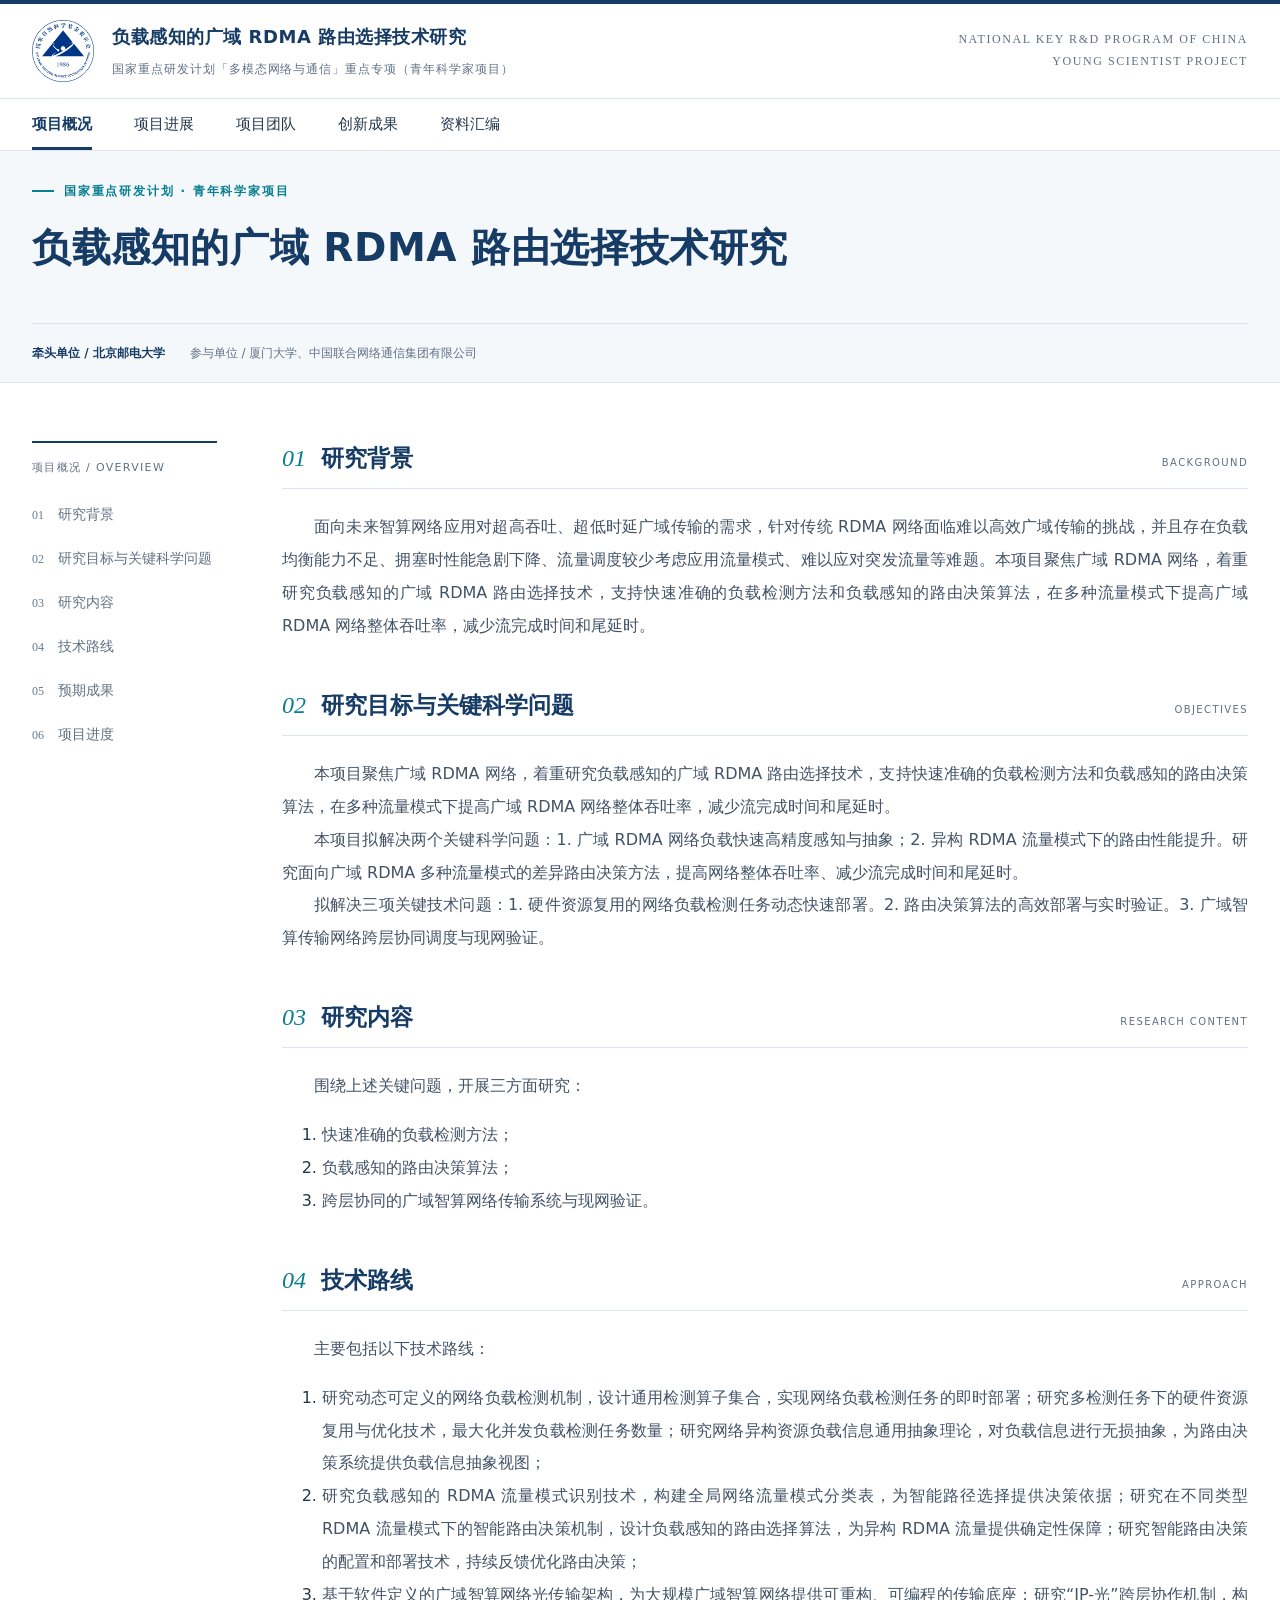
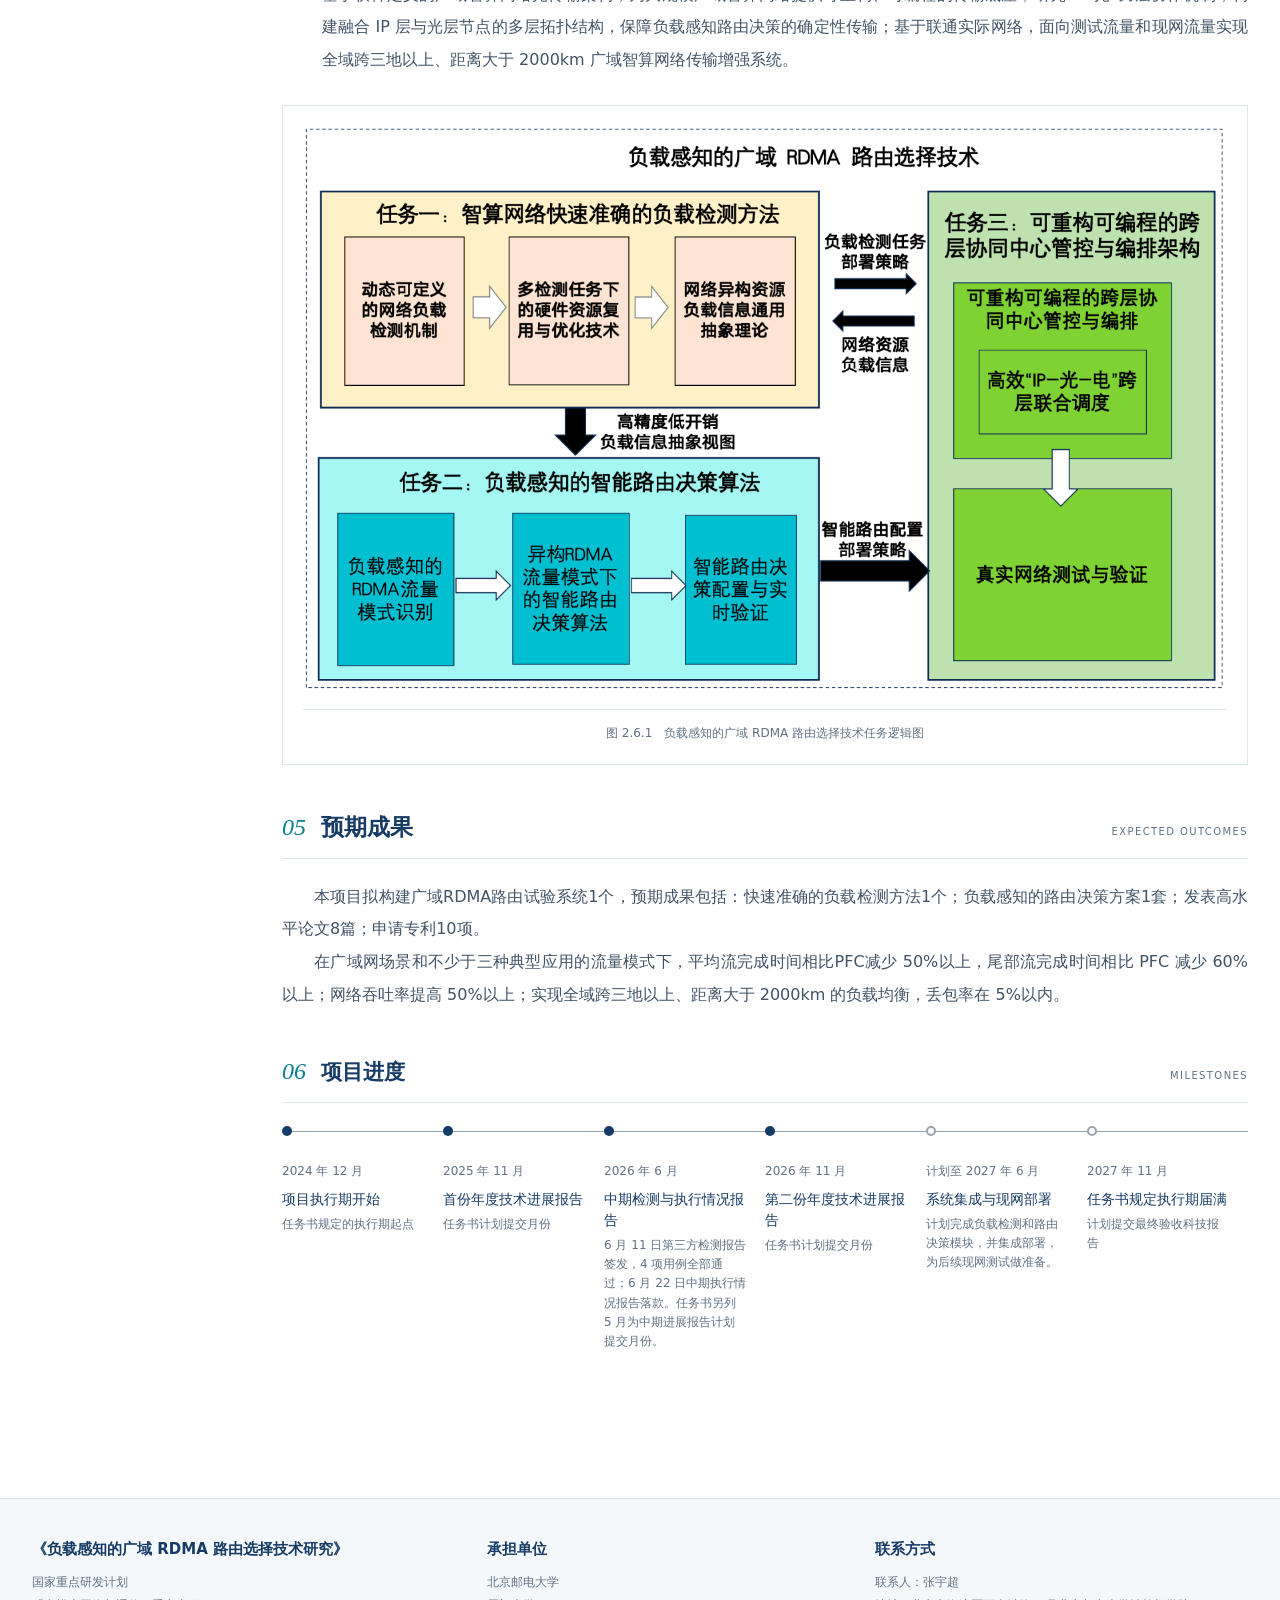
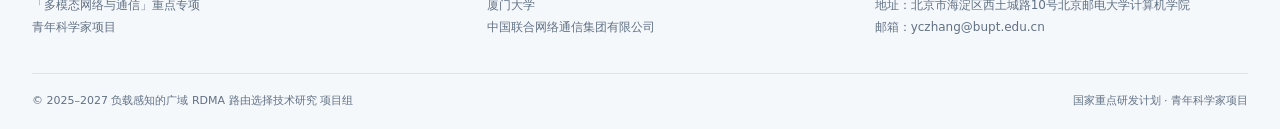
<file: index.html>
<!doctype html>
<html lang="zh-CN">
  <head>
    <meta charset="utf-8" />
    <meta name="viewport" content="width=device-width,initial-scale=1" />
    <meta
      name="description"
      content='国家重点研发计划「多模态网络与通信」重点专项（青年科学家项目）'
    />
    <title>项目概况 · 负载感知的广域 RDMA 路由选择技术研究</title>
    <link rel="icon" href="assets/NSFC.png" />
    <link rel="stylesheet" href="styles.css" />
    <link rel="stylesheet" href="pages.css" />
    <script src="main.js" defer></script>
  </head>
  <body class="overview-page">
    <a class="skip" href="#main">跳至正文</a>
    <header class="masthead">
      <div class="wrap brand-row">
        <a class="brand" href="index.html"
          ><img src="assets/NSFC.png" alt="国家自然科学基金委员会标志" width="62" height="62" />
          <div>
            <strong>负载感知的广域 RDMA 路由选择技术研究</strong
            ><small>国家重点研发计划「多模态网络与通信」重点专项（青年科学家项目）</small>
          </div></a
        >
        <div class="brand-note">
          NATIONAL KEY R&amp;D PROGRAM OF CHINA<br />YOUNG SCIENTIST PROJECT
        </div>
        <button class="menu-toggle" aria-expanded="false" aria-controls="primary-navigation">
          菜单
        </button>
      </div>
      <div class="nav-row" id="primary-navigation">
        <nav class="wrap" aria-label="主导航">
          <a href="index.html" aria-current="page">项目概况</a><a href="news.html">项目进展</a
          ><a href="team.html">项目团队</a><a href="innovation.html">创新成果</a
          ><a href="materials.html">资料汇编</a>
        </nav>
      </div>
    </header>
    <main id="main">
      <section class="hero">
        <div class="wrap hero-inner">
          <div class="hero-copy">
            <div class="eyebrow">国家重点研发计划 · 青年科学家项目</div>
            <h1>负载感知的广域 RDMA 路由选择技术研究</h1>
          </div>
        </div>
        <div class="wrap hero-meta">
          <span>牵头单位 / 北京邮电大学</span>
          <span>参与单位 / 厦门大学、中国联合网络通信集团有限公司</span>
        </div>
      </section>
      <div class="wrap page-body overview-body">
        <aside class="section-nav" aria-label="本页目录">
          <div class="label">项目概况 / OVERVIEW</div>
          <a href="#background"><span>01</span>研究背景</a
          ><a href="#objectives"><span>02</span>研究目标与关键科学问题</a
          ><a href="#research-content"><span>03</span>研究内容</a
          ><a href="#approach"><span>04</span>技术路线</a
          ><a href="#outcomes"><span>05</span>预期成果</a
          ><a href="#milestones"><span>06</span>项目进度</a>
        </aside>
        <div>
          <section class="article-section" id="background">
            <div class="section-heading">
              <span class="number">01</span>
              <h2>研究背景</h2>
              <small>BACKGROUND</small>
            </div>
            <p>
              面向未来智算网络应用对超高吞吐、超低时延广域传输的需求，针对传统 RDMA 网络面临难以高效广域传输的挑战，并且存在负载均衡能力不足、拥塞时性能急剧下降、流量调度较少考虑应用流量模式、难以应对突发流量等难题。本项目聚焦广域 RDMA 网络，着重研究负载感知的广域 RDMA 路由选择技术，支持快速准确的负载检测方法和负载感知的路由决策算法，在多种流量模式下提高广域 RDMA 网络整体吞吐率，减少流完成时间和尾延时。
            </p>
          </section>
          <section class="article-section" id="objectives">
            <div class="section-heading">
              <span class="number">02</span>
              <h2>研究目标与关键科学问题</h2>
              <small>OBJECTIVES</small>
            </div>
            <p>
              本项目聚焦广域 RDMA 网络，着重研究负载感知的广域 RDMA 路由选择技术，支持快速准确的负载检测方法和负载感知的路由决策算法，在多种流量模式下提高广域 RDMA 网络整体吞吐率，减少流完成时间和尾延时。
            </p>
            <p>
              本项目拟解决两个关键科学问题：1. 广域 RDMA 网络负载快速高精度感知与抽象；2. 异构 RDMA 流量模式下的路由性能提升。研究面向广域 RDMA 多种流量模式的差异路由决策方法，提高网络整体吞吐率、减少流完成时间和尾延时。
            </p>
            <p>
              拟解决三项关键技术问题：1. 硬件资源复用的网络负载检测任务动态快速部署。2. 路由决策算法的高效部署与实时验证。3. 广域智算传输网络跨层协同调度与现网验证。
            </p>
          </section>
          <section class="article-section" id="research-content">
            <div class="section-heading">
              <span class="number">03</span>
              <h2>研究内容</h2>
              <small>RESEARCH CONTENT</small>
            </div>
            <p>围绕上述关键问题，开展三方面研究：</p>
            <ol>
              <li>
                <p>快速准确的负载检测方法；</p>
              </li>
              <li>
                <p>负载感知的路由决策算法；</p>
              </li>
              <li>
                <p>跨层协同的广域智算网络传输系统与现网验证。</p>
              </li>
            </ol>
          </section>
          <section class="article-section" id="approach">
            <div class="section-heading">
              <span class="number">04</span>
              <h2>技术路线</h2>
              <small>APPROACH</small>
            </div>
            <p>主要包括以下技术路线：</p>
            <ol>
              <li>
                <p>研究动态可定义的网络负载检测机制，设计通用检测算子集合，实现网络负载检测任务的即时部署；研究多检测任务下的硬件资源复用与优化技术，最大化并发负载检测任务数量；研究网络异构资源负载信息通用抽象理论，对负载信息进行无损抽象，为路由决策系统提供负载信息抽象视图；</p>
              </li>
              <li>
                <p>研究负载感知的 RDMA 流量模式识别技术，构建全局网络流量模式分类表，为智能路径选择提供决策依据；研究在不同类型 RDMA 流量模式下的智能路由决策机制，设计负载感知的路由选择算法，为异构 RDMA 流量提供确定性保障；研究智能路由决策的配置和部署技术，持续反馈优化路由决策；</p>
              </li>
              <li>
                <p>基于软件定义的广域智算网络光传输架构，为大规模广域智算网络提供可重构、可编程的传输底座；研究“IP-光”跨层协作机制，构建融合 IP 层与光层节点的多层拓扑结构，保障负载感知路由决策的确定性传输；基于联通实际网络，面向测试流量和现网流量实现全域跨三地以上、距离大于 2000km 广域智算网络传输增强系统。</p>
              </li>
            </ol>
            <figure class="figure">
              <a
                href="assets/rdma-task-logic.png"
                target="_blank"
                rel="noopener"
                aria-label="在新标签页查看广域 RDMA 路由选择技术任务逻辑图原图"
              >
                <img
                  src="assets/rdma-task-logic.png"
                  width="1384"
                  height="846"
                  loading="lazy"
                  alt="负载检测为路由决策提供负载信息抽象视图；两项任务的部署策略用于跨层协同与现网验证，现网反馈网络资源负载信息。"
                />
              </a>
              <figcaption>图 2.6.1　负载感知的广域 RDMA 路由选择技术任务逻辑图</figcaption>
            </figure>
          </section>
          <section class="article-section" id="outcomes">
            <div class="section-heading">
              <span class="number">05</span>
              <h2>预期成果</h2>
              <small>EXPECTED OUTCOMES</small>
            </div>
            <p>
              本项目拟构建广域RDMA路由试验系统1个，预期成果包括：快速准确的负载检测方法1个；负载感知的路由决策方案1套；发表高水平论文8篇；申请专利10项。
            </p>
            <p>
              在广域网场景和不少于三种典型应用的流量模式下，平均流完成时间相比PFC减少 50%以上，尾部流完成时间相比 PFC 减少 60%以上；网络吞吐率提高 50%以上；实现全域跨三地以上、距离大于 2000km 的负载均衡，丢包率在 5%以内。
            </p>
          </section>
          <section class="article-section" id="milestones">
            <div class="section-heading">
              <span class="number">06</span>
              <h2>项目进度</h2>
              <small>MILESTONES</small>
            </div>
            <div class="timeline-hint">横向滑动查看更多进度</div>
            <div class="timeline" role="region" aria-label="项目进度时间轴" tabindex="0">
              <article class="milestone">
                <time datetime="2024-12">2024 年 12 月</time>
                <h3>项目执行期开始</h3>
                <small>任务书规定的执行期起点</small>
              </article>
              <article class="milestone">
                <time datetime="2025-11">2025 年 11 月</time>
                <h3>首份年度技术进展报告</h3>
                <small>任务书计划提交月份</small>
              </article>
              <article class="milestone">
                <time datetime="2026-06">2026 年 6 月</time>
                <h3>中期检测与执行情况报告</h3>
                <small>6 月 11 日第三方检测报告签发，4 项用例全部通过；6 月 22 日中期执行情况报告落款。任务书另列 5 月为中期进展报告计划提交月份。</small>
              </article>
              <article class="milestone">
                <time datetime="2026-11">2026 年 11 月</time>
                <h3>第二份年度技术进展报告</h3>
                <small>任务书计划提交月份</small>
              </article>
              <article class="milestone milestone--upcoming">
                <time datetime="2027-06">计划至 2027 年 6 月</time>
                <h3>系统集成与现网部署</h3>
                <small>计划完成负载检测和路由决策模块，并集成部署，为后续现网测试做准备。</small>
              </article>
              <article class="milestone milestone--upcoming">
                <time datetime="2027-11">2027 年 11 月</time>
                <h3>任务书规定执行期届满</h3>
                <small>计划提交最终验收科技报告</small>
              </article>
            </div>
          </section>
        </div>
      </div>
    </main>
    <footer>
      <div class="wrap">
        <div class="footer-grid">
          <section>
            <h2>《负载感知的广域 RDMA 路由选择技术研究》</h2>
            <p>国家重点研发计划<br />「多模态网络与通信」重点专项<br />青年科学家项目</p>
          </section>
          <section>
            <h2>承担单位</h2>
            <ul>
              <li>
                <a href="https://www.bupt.edu.cn/" rel="noopener noreferrer" target="_blank"
                  >北京邮电大学</a
                >
              </li>
              <li>
                <a href="https://www.xmu.edu.cn/" rel="noopener noreferrer" target="_blank"
                  >厦门大学</a
                >
              </li>
              <li>
                <a href="https://www.chinaunicom.cn/" rel="noopener noreferrer" target="_blank"
                  >中国联合网络通信集团有限公司</a
                >
              </li>
            </ul>
          </section>
          <section>
            <h2>联系方式</h2>
            <ul>
              <li>联系人：张宇超</li>
              <li>
                <a
                  href="https://maps.apple.com/?q=%E5%8C%97%E4%BA%AC%E5%B8%82%E6%B5%B7%E6%B7%80%E5%8C%BA%E8%A5%BF%E5%9C%9F%E5%9F%8E%E8%B7%AF10%E5%8F%B7%E5%8C%97%E4%BA%AC%E9%82%AE%E7%94%B5%E5%A4%A7%E5%AD%A6%E8%AE%A1%E7%AE%97%E6%9C%BA%E5%AD%A6%E9%99%A2"
                  rel="noopener noreferrer"
                  target="_blank"
                  >地址：北京市海淀区西土城路10号北京邮电大学计算机学院</a
                >
              </li>
              <li><a href="mailto:yczhang@bupt.edu.cn">邮箱：yczhang@bupt.edu.cn</a></li>
            </ul>
          </section>
        </div>
        <div class="copyright">
          <span>© 2025–2027 负载感知的广域 RDMA 路由选择技术研究 项目组</span
          ><span>国家重点研发计划 · 青年科学家项目</span>
        </div>
      </div>
    </footer>
  </body>
</html>
</file>
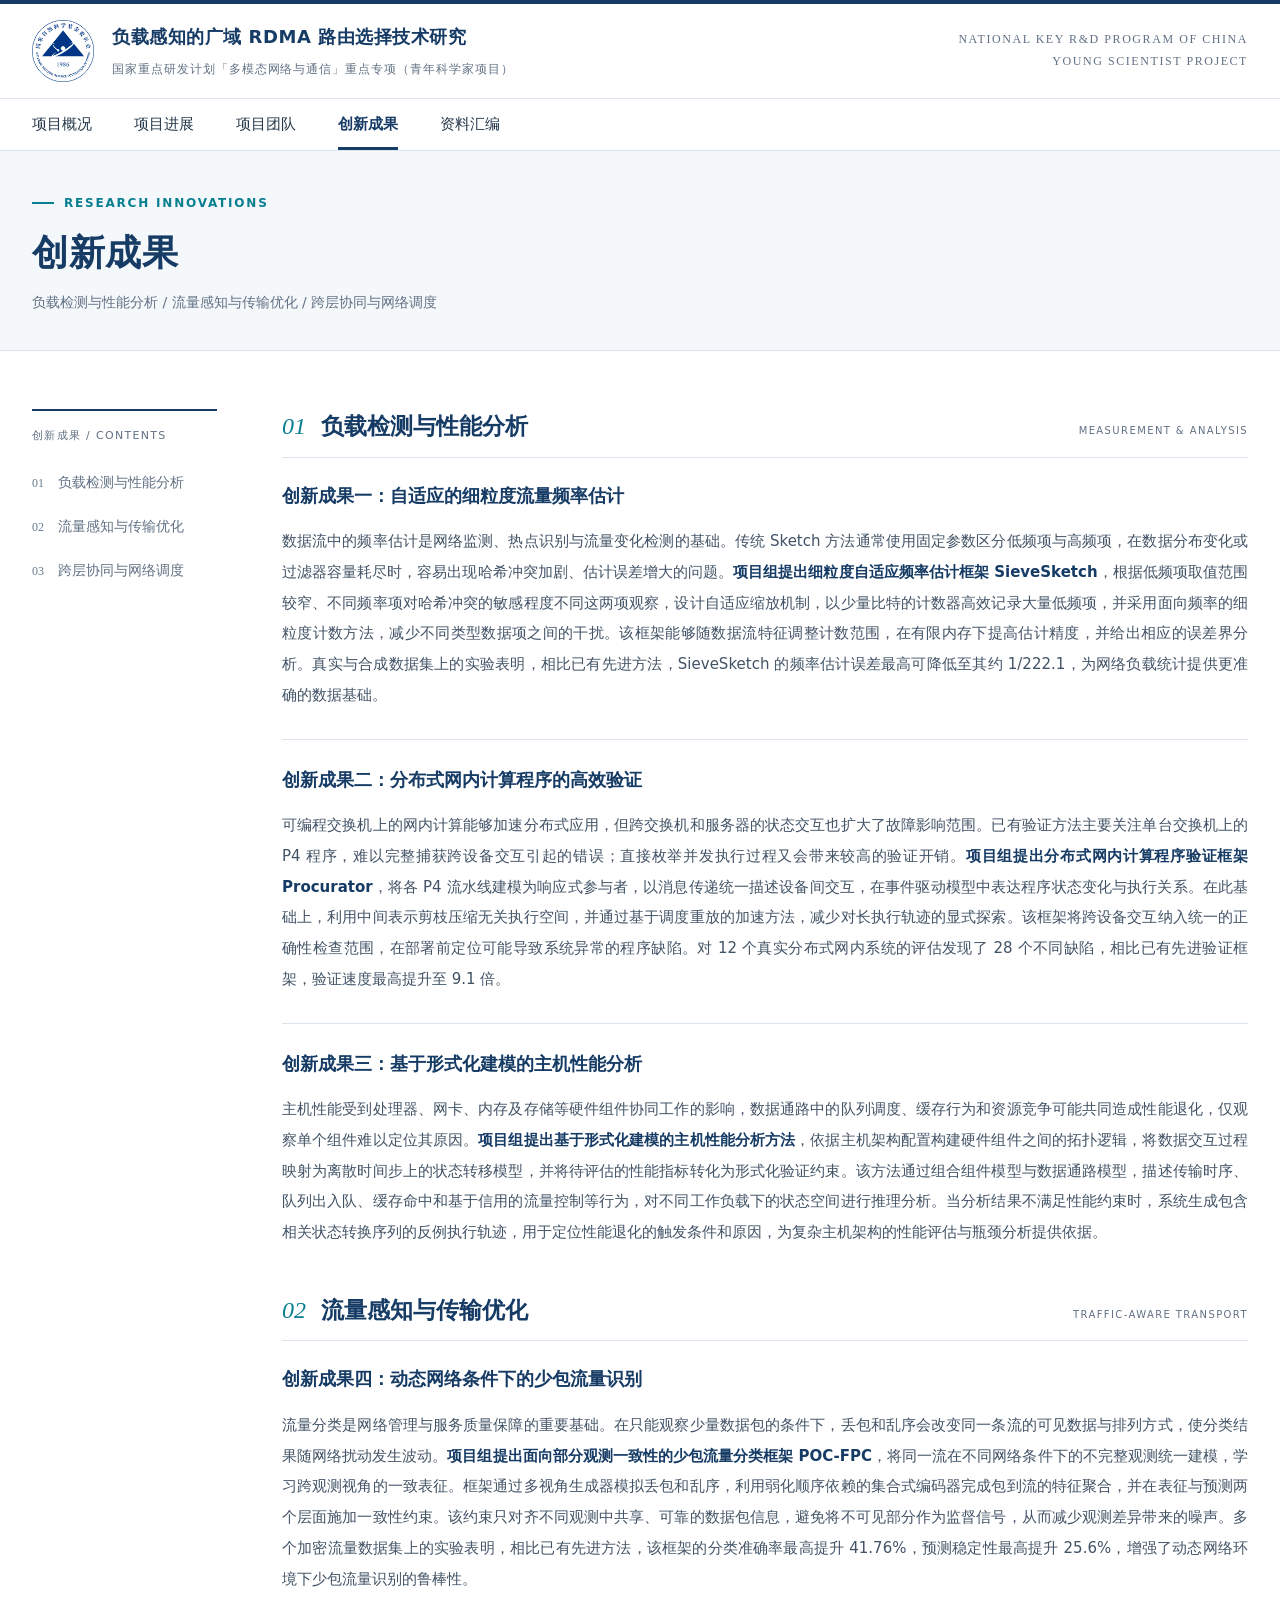
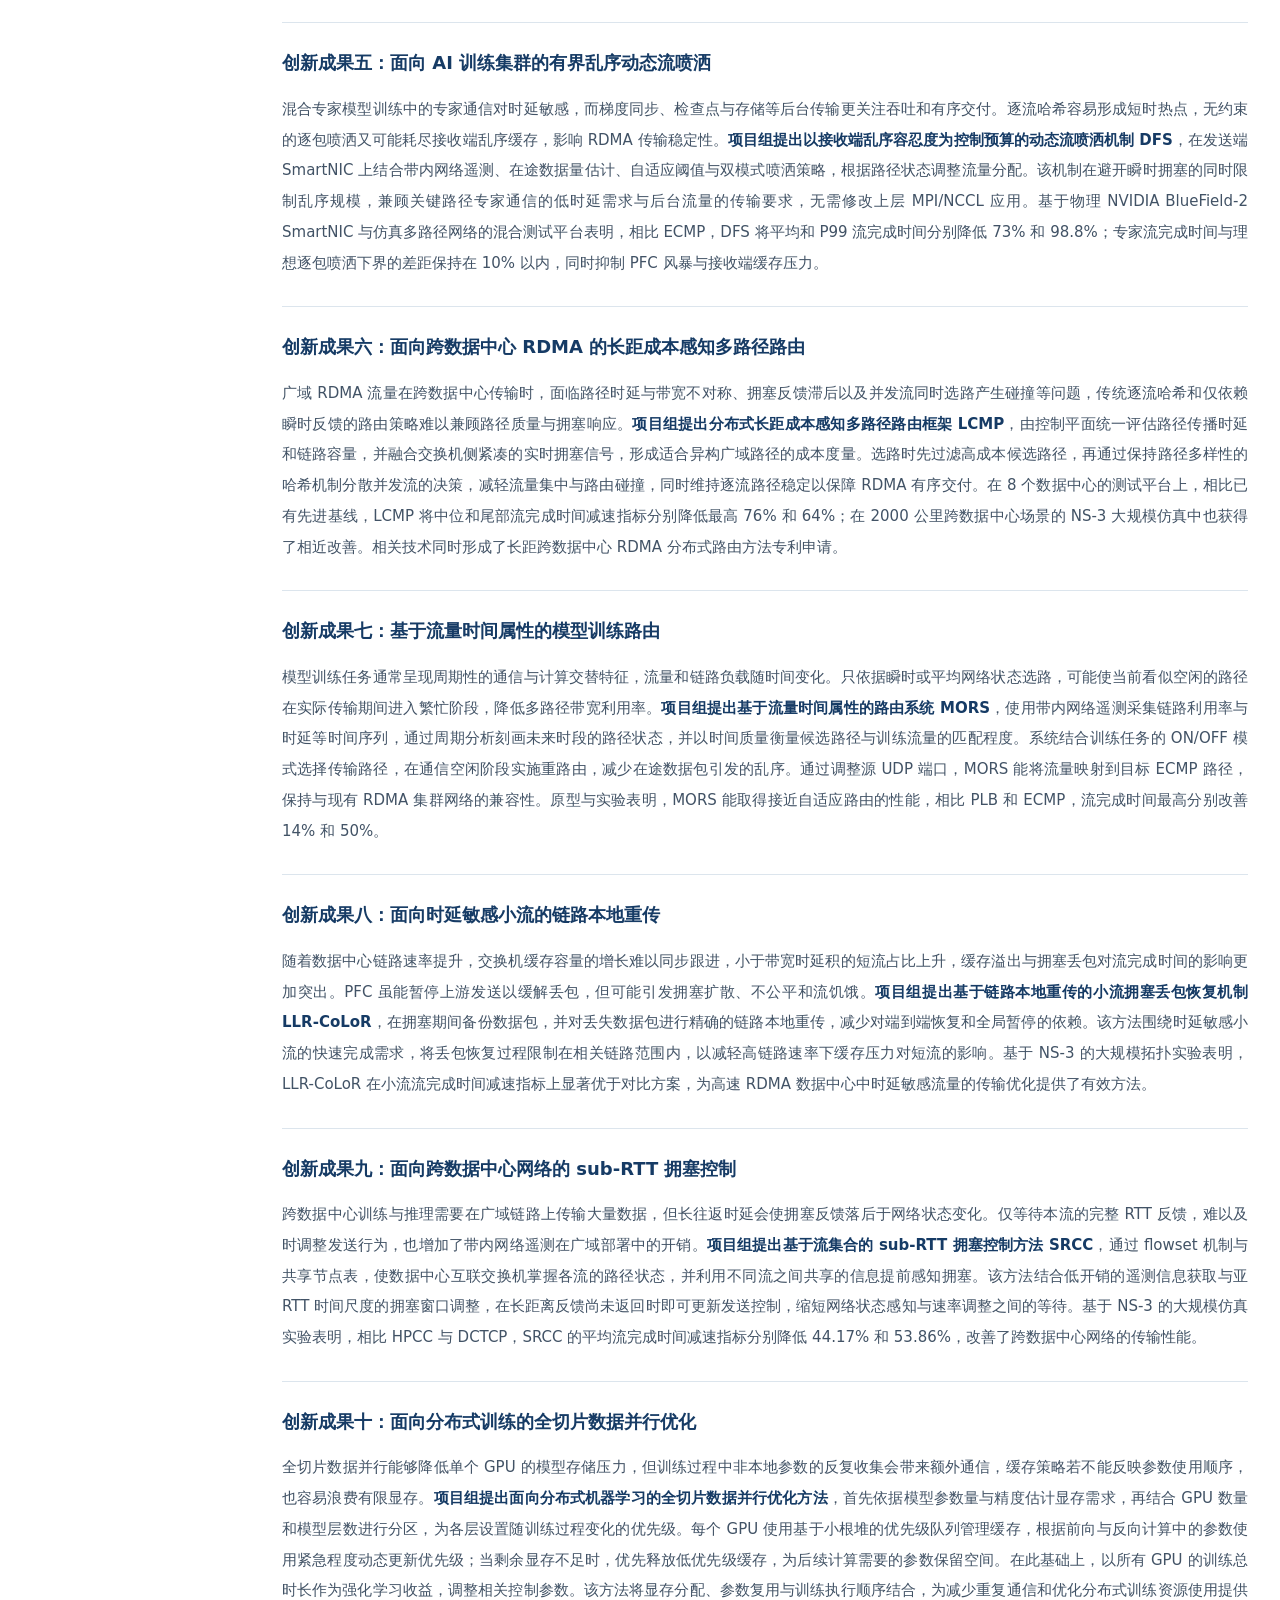
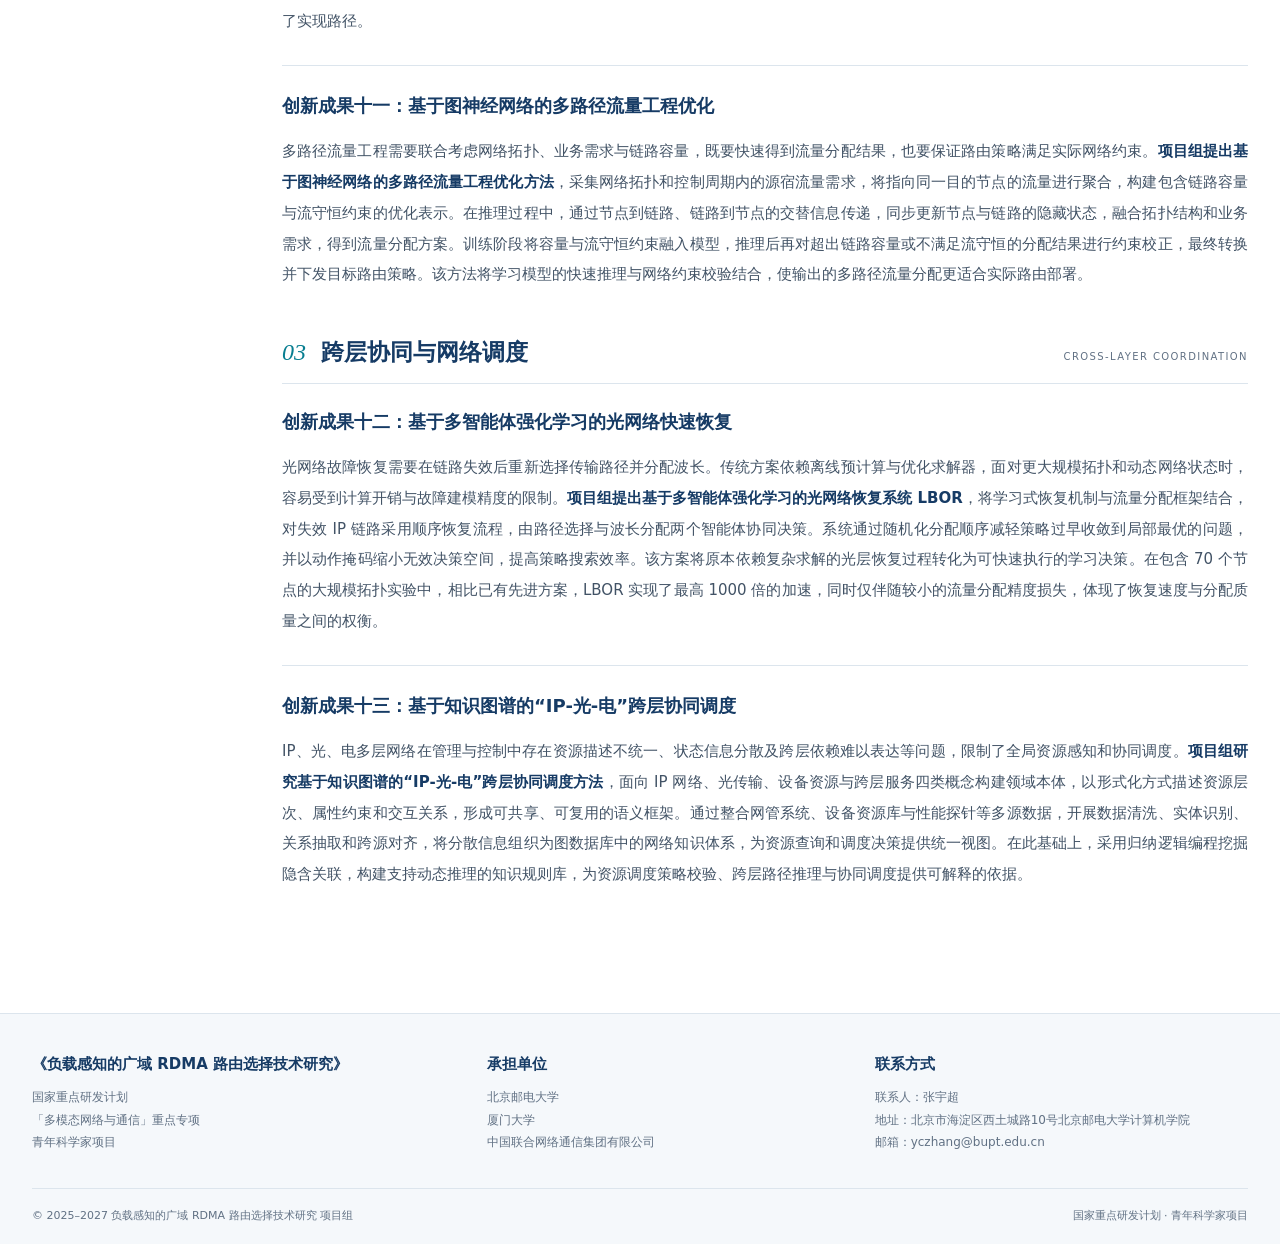
<file: innovation.html>
<!doctype html>
<html lang="zh-CN">
  <head>
    <meta charset="utf-8" />
    <meta name="viewport" content="width=device-width,initial-scale=1" />
    <meta
      name="description"
      content="负载感知的广域 RDMA 路由选择技术研究：负载检测与性能分析、流量感知与传输优化、跨层协同与网络调度创新成果。"
    />
    <title>创新成果 · 负载感知的广域 RDMA 路由选择技术研究</title>
    <link rel="icon" href="assets/NSFC.png" />
    <link rel="stylesheet" href="styles.css" />
    <link rel="stylesheet" href="pages.css" />
    <script src="main.js" defer></script>
  </head>
  <body class="research-content-page">
    <a class="skip" href="#main">跳至正文</a>
    <header class="masthead">
      <div class="wrap brand-row">
        <a class="brand" href="index.html"
          ><img src="assets/NSFC.png" alt="国家自然科学基金委员会标志" width="62" height="62" />
          <div>
            <strong>负载感知的广域 RDMA 路由选择技术研究</strong
            ><small>国家重点研发计划「多模态网络与通信」重点专项（青年科学家项目）</small>
          </div></a
        >
        <div class="brand-note">
          NATIONAL KEY R&amp;D PROGRAM OF CHINA<br />YOUNG SCIENTIST PROJECT
        </div>
        <button class="menu-toggle" aria-expanded="false" aria-controls="primary-navigation">
          菜单
        </button>
      </div>
      <div class="nav-row" id="primary-navigation">
        <nav class="wrap" aria-label="主导航">
          <a href="index.html">项目概况</a><a href="news.html">项目进展</a
          ><a href="team.html">项目团队</a><a href="innovation.html" aria-current="page">创新成果</a
          ><a href="materials.html">资料汇编</a>
        </nav>
      </div>
    </header>
    <main id="main">
      <section class="page-intro">
        <div class="wrap">
          <div class="eyebrow">RESEARCH INNOVATIONS</div>
          <h1>创新成果</h1>
          <p>负载检测与性能分析 / 流量感知与传输优化 / 跨层协同与网络调度</p>
        </div>
      </section>
      <div class="wrap page-body">
        <aside class="section-nav" aria-label="本页目录">
          <div class="label">创新成果 / CONTENTS</div>
          <a href="#detection"><span>01</span>负载检测与性能分析</a>
          <a href="#routing"><span>02</span>流量感知与传输优化</a>
          <a href="#coordination"><span>03</span>跨层协同与网络调度</a>
        </aside>
        <div class="page-articles">
          <section class="article-section" id="detection">
            <div class="section-heading">
              <span class="number">01</span>
              <h2>负载检测与性能分析</h2>
              <small>MEASUREMENT &amp; ANALYSIS</small>
            </div>
            <article class="innovation-entry">
              <h3>创新成果一：自适应的细粒度流量频率估计</h3>
              <p>
                数据流中的频率估计是网络监测、热点识别与流量变化检测的基础。传统 Sketch 方法通常使用固定参数区分低频项与高频项，在数据分布变化或过滤器容量耗尽时，容易出现哈希冲突加剧、估计误差增大的问题。<strong>项目组提出细粒度自适应频率估计框架 SieveSketch</strong>，根据低频项取值范围较窄、不同频率项对哈希冲突的敏感程度不同这两项观察，设计自适应缩放机制，以少量比特的计数器高效记录大量低频项，并采用面向频率的细粒度计数方法，减少不同类型数据项之间的干扰。该框架能够随数据流特征调整计数范围，在有限内存下提高估计精度，并给出相应的误差界分析。真实与合成数据集上的实验表明，相比已有先进方法，SieveSketch 的频率估计误差最高可降低至其约 1/222.1，为网络负载统计提供更准确的数据基础。
              </p>
            </article>
            <article class="innovation-entry">
              <h3>创新成果二：分布式网内计算程序的高效验证</h3>
              <p>
                可编程交换机上的网内计算能够加速分布式应用，但跨交换机和服务器的状态交互也扩大了故障影响范围。已有验证方法主要关注单台交换机上的 P4 程序，难以完整捕获跨设备交互引起的错误；直接枚举并发执行过程又会带来较高的验证开销。<strong>项目组提出分布式网内计算程序验证框架 Procurator</strong>，将各 P4 流水线建模为响应式参与者，以消息传递统一描述设备间交互，在事件驱动模型中表达程序状态变化与执行关系。在此基础上，利用中间表示剪枝压缩无关执行空间，并通过基于调度重放的加速方法，减少对长执行轨迹的显式探索。该框架将跨设备交互纳入统一的正确性检查范围，在部署前定位可能导致系统异常的程序缺陷。对 12 个真实分布式网内系统的评估发现了 28 个不同缺陷，相比已有先进验证框架，验证速度最高提升至 9.1 倍。
              </p>
            </article>
            <article class="innovation-entry">
              <h3>创新成果三：基于形式化建模的主机性能分析</h3>
              <p>
                主机性能受到处理器、网卡、内存及存储等硬件组件协同工作的影响，数据通路中的队列调度、缓存行为和资源竞争可能共同造成性能退化，仅观察单个组件难以定位其原因。<strong>项目组提出基于形式化建模的主机性能分析方法</strong>，依据主机架构配置构建硬件组件之间的拓扑逻辑，将数据交互过程映射为离散时间步上的状态转移模型，并将待评估的性能指标转化为形式化验证约束。该方法通过组合组件模型与数据通路模型，描述传输时序、队列出入队、缓存命中和基于信用的流量控制等行为，对不同工作负载下的状态空间进行推理分析。当分析结果不满足性能约束时，系统生成包含相关状态转换序列的反例执行轨迹，用于定位性能退化的触发条件和原因，为复杂主机架构的性能评估与瓶颈分析提供依据。
              </p>
            </article>
          </section>
          <section class="article-section" id="routing">
            <div class="section-heading">
              <span class="number">02</span>
              <h2>流量感知与传输优化</h2>
              <small>TRAFFIC-AWARE TRANSPORT</small>
            </div>
            <article class="innovation-entry">
              <h3>创新成果四：动态网络条件下的少包流量识别</h3>
              <p>
                流量分类是网络管理与服务质量保障的重要基础。在只能观察少量数据包的条件下，丢包和乱序会改变同一条流的可见数据与排列方式，使分类结果随网络扰动发生波动。<strong>项目组提出面向部分观测一致性的少包流量分类框架 POC-FPC</strong>，将同一流在不同网络条件下的不完整观测统一建模，学习跨观测视角的一致表征。框架通过多视角生成器模拟丢包和乱序，利用弱化顺序依赖的集合式编码器完成包到流的特征聚合，并在表征与预测两个层面施加一致性约束。该约束只对齐不同观测中共享、可靠的数据包信息，避免将不可见部分作为监督信号，从而减少观测差异带来的噪声。多个加密流量数据集上的实验表明，相比已有先进方法，该框架的分类准确率最高提升 41.76%，预测稳定性最高提升 25.6%，增强了动态网络环境下少包流量识别的鲁棒性。
              </p>
            </article>
            <article class="innovation-entry">
              <h3>创新成果五：面向 AI 训练集群的有界乱序动态流喷洒</h3>
              <p>
                混合专家模型训练中的专家通信对时延敏感，而梯度同步、检查点与存储等后台传输更关注吞吐和有序交付。逐流哈希容易形成短时热点，无约束的逐包喷洒又可能耗尽接收端乱序缓存，影响 RDMA 传输稳定性。<strong>项目组提出以接收端乱序容忍度为控制预算的动态流喷洒机制 DFS</strong>，在发送端 SmartNIC 上结合带内网络遥测、在途数据量估计、自适应阈值与双模式喷洒策略，根据路径状态调整流量分配。该机制在避开瞬时拥塞的同时限制乱序规模，兼顾关键路径专家通信的低时延需求与后台流量的传输要求，无需修改上层 MPI/NCCL 应用。基于物理 NVIDIA BlueField-2 SmartNIC 与仿真多路径网络的混合测试平台表明，相比 ECMP，DFS 将平均和 P99 流完成时间分别降低 73% 和 98.8%；专家流完成时间与理想逐包喷洒下界的差距保持在 10% 以内，同时抑制 PFC 风暴与接收端缓存压力。
              </p>
            </article>
            <article class="innovation-entry">
              <h3>创新成果六：面向跨数据中心 RDMA 的长距成本感知多路径路由</h3>
              <p>
                广域 RDMA 流量在跨数据中心传输时，面临路径时延与带宽不对称、拥塞反馈滞后以及并发流同时选路产生碰撞等问题，传统逐流哈希和仅依赖瞬时反馈的路由策略难以兼顾路径质量与拥塞响应。<strong>项目组提出分布式长距成本感知多路径路由框架 LCMP</strong>，由控制平面统一评估路径传播时延和链路容量，并融合交换机侧紧凑的实时拥塞信号，形成适合异构广域路径的成本度量。选路时先过滤高成本候选路径，再通过保持路径多样性的哈希机制分散并发流的决策，减轻流量集中与路由碰撞，同时维持逐流路径稳定以保障 RDMA 有序交付。在 8 个数据中心的测试平台上，相比已有先进基线，LCMP 将中位和尾部流完成时间减速指标分别降低最高 76% 和 64%；在 2000 公里跨数据中心场景的 NS-3 大规模仿真中也获得了相近改善。相关技术同时形成了长距跨数据中心 RDMA 分布式路由方法专利申请。
              </p>
            </article>
            <article class="innovation-entry">
              <h3>创新成果七：基于流量时间属性的模型训练路由</h3>
              <p>
                模型训练任务通常呈现周期性的通信与计算交替特征，流量和链路负载随时间变化。只依据瞬时或平均网络状态选路，可能使当前看似空闲的路径在实际传输期间进入繁忙阶段，降低多路径带宽利用率。<strong>项目组提出基于流量时间属性的路由系统 MORS</strong>，使用带内网络遥测采集链路利用率与时延等时间序列，通过周期分析刻画未来时段的路径状态，并以时间质量衡量候选路径与训练流量的匹配程度。系统结合训练任务的 ON/OFF 模式选择传输路径，在通信空闲阶段实施重路由，减少在途数据包引发的乱序。通过调整源 UDP 端口，MORS 能将流量映射到目标 ECMP 路径，保持与现有 RDMA 集群网络的兼容性。原型与实验表明，MORS 能取得接近自适应路由的性能，相比 PLB 和 ECMP，流完成时间最高分别改善 14% 和 50%。
              </p>
            </article>
            <article class="innovation-entry">
              <h3>创新成果八：面向时延敏感小流的链路本地重传</h3>
              <p>
                随着数据中心链路速率提升，交换机缓存容量的增长难以同步跟进，小于带宽时延积的短流占比上升，缓存溢出与拥塞丢包对流完成时间的影响更加突出。PFC 虽能暂停上游发送以缓解丢包，但可能引发拥塞扩散、不公平和流饥饿。<strong>项目组提出基于链路本地重传的小流拥塞丢包恢复机制 LLR-CoLoR</strong>，在拥塞期间备份数据包，并对丢失数据包进行精确的链路本地重传，减少对端到端恢复和全局暂停的依赖。该方法围绕时延敏感小流的快速完成需求，将丢包恢复过程限制在相关链路范围内，以减轻高链路速率下缓存压力对短流的影响。基于 NS-3 的大规模拓扑实验表明，LLR-CoLoR 在小流流完成时间减速指标上显著优于对比方案，为高速 RDMA 数据中心中时延敏感流量的传输优化提供了有效方法。
              </p>
            </article>
            <article class="innovation-entry">
              <h3>创新成果九：面向跨数据中心网络的 sub-RTT 拥塞控制</h3>
              <p>
                跨数据中心训练与推理需要在广域链路上传输大量数据，但长往返时延会使拥塞反馈落后于网络状态变化。仅等待本流的完整 RTT 反馈，难以及时调整发送行为，也增加了带内网络遥测在广域部署中的开销。<strong>项目组提出基于流集合的 sub-RTT 拥塞控制方法 SRCC</strong>，通过 flowset 机制与共享节点表，使数据中心互联交换机掌握各流的路径状态，并利用不同流之间共享的信息提前感知拥塞。该方法结合低开销的遥测信息获取与亚 RTT 时间尺度的拥塞窗口调整，在长距离反馈尚未返回时即可更新发送控制，缩短网络状态感知与速率调整之间的等待。基于 NS-3 的大规模仿真实验表明，相比 HPCC 与 DCTCP，SRCC 的平均流完成时间减速指标分别降低 44.17% 和 53.86%，改善了跨数据中心网络的传输性能。
              </p>
            </article>
            <article class="innovation-entry">
              <h3>创新成果十：面向分布式训练的全切片数据并行优化</h3>
              <p>
                全切片数据并行能够降低单个 GPU 的模型存储压力，但训练过程中非本地参数的反复收集会带来额外通信，缓存策略若不能反映参数使用顺序，也容易浪费有限显存。<strong>项目组提出面向分布式机器学习的全切片数据并行优化方法</strong>，首先依据模型参数量与精度估计显存需求，再结合 GPU 数量和模型层数进行分区，为各层设置随训练过程变化的优先级。每个 GPU 使用基于小根堆的优先级队列管理缓存，根据前向与反向计算中的参数使用紧急程度动态更新优先级；当剩余显存不足时，优先释放低优先级缓存，为后续计算需要的参数保留空间。在此基础上，以所有 GPU 的训练总时长作为强化学习收益，调整相关控制参数。该方法将显存分配、参数复用与训练执行顺序结合，为减少重复通信和优化分布式训练资源使用提供了实现路径。
              </p>
            </article>
            <article class="innovation-entry">
              <h3>创新成果十一：基于图神经网络的多路径流量工程优化</h3>
              <p>
                多路径流量工程需要联合考虑网络拓扑、业务需求与链路容量，既要快速得到流量分配结果，也要保证路由策略满足实际网络约束。<strong>项目组提出基于图神经网络的多路径流量工程优化方法</strong>，采集网络拓扑和控制周期内的源宿流量需求，将指向同一目的节点的流量进行聚合，构建包含链路容量与流守恒约束的优化表示。在推理过程中，通过节点到链路、链路到节点的交替信息传递，同步更新节点与链路的隐藏状态，融合拓扑结构和业务需求，得到流量分配方案。训练阶段将容量与流守恒约束融入模型，推理后再对超出链路容量或不满足流守恒的分配结果进行约束校正，最终转换并下发目标路由策略。该方法将学习模型的快速推理与网络约束校验结合，使输出的多路径流量分配更适合实际路由部署。
              </p>
            </article>
          </section>
          <section class="article-section" id="coordination">
            <div class="section-heading">
              <span class="number">03</span>
              <h2>跨层协同与网络调度</h2>
              <small>CROSS-LAYER COORDINATION</small>
            </div>
            <article class="innovation-entry">
              <h3>创新成果十二：基于多智能体强化学习的光网络快速恢复</h3>
              <p>
                光网络故障恢复需要在链路失效后重新选择传输路径并分配波长。传统方案依赖离线预计算与优化求解器，面对更大规模拓扑和动态网络状态时，容易受到计算开销与故障建模精度的限制。<strong>项目组提出基于多智能体强化学习的光网络恢复系统 LBOR</strong>，将学习式恢复机制与流量分配框架结合，对失效 IP 链路采用顺序恢复流程，由路径选择与波长分配两个智能体协同决策。系统通过随机化分配顺序减轻策略过早收敛到局部最优的问题，并以动作掩码缩小无效决策空间，提高策略搜索效率。该方案将原本依赖复杂求解的光层恢复过程转化为可快速执行的学习决策。在包含 70 个节点的大规模拓扑实验中，相比已有先进方案，LBOR 实现了最高 1000 倍的加速，同时仅伴随较小的流量分配精度损失，体现了恢复速度与分配质量之间的权衡。
              </p>
            </article>
            <article class="innovation-entry">
              <h3>创新成果十三：基于知识图谱的“IP-光-电”跨层协同调度</h3>
              <p>
                IP、光、电多层网络在管理与控制中存在资源描述不统一、状态信息分散及跨层依赖难以表达等问题，限制了全局资源感知和协同调度。<strong>项目组研究基于知识图谱的“IP-光-电”跨层协同调度方法</strong>，面向 IP 网络、光传输、设备资源与跨层服务四类概念构建领域本体，以形式化方式描述资源层次、属性约束和交互关系，形成可共享、可复用的语义框架。通过整合网管系统、设备资源库与性能探针等多源数据，开展数据清洗、实体识别、关系抽取和跨源对齐，将分散信息组织为图数据库中的网络知识体系，为资源查询和调度决策提供统一视图。在此基础上，采用归纳逻辑编程挖掘隐含关联，构建支持动态推理的知识规则库，为资源调度策略校验、跨层路径推理与协同调度提供可解释的依据。
              </p>
            </article>
          </section>
        </div>
      </div>
    </main>
    <footer>
      <div class="wrap">
        <div class="footer-grid">
          <section>
            <h2>《负载感知的广域 RDMA 路由选择技术研究》</h2>
            <p>国家重点研发计划<br />「多模态网络与通信」重点专项<br />青年科学家项目</p>
          </section>
          <section>
            <h2>承担单位</h2>
            <ul>
              <li>
                <a href="https://www.bupt.edu.cn/" rel="noopener noreferrer" target="_blank"
                  >北京邮电大学</a
                >
              </li>
              <li>
                <a href="https://www.xmu.edu.cn/" rel="noopener noreferrer" target="_blank"
                  >厦门大学</a
                >
              </li>
              <li>
                <a href="https://www.chinaunicom.cn/" rel="noopener noreferrer" target="_blank"
                  >中国联合网络通信集团有限公司</a
                >
              </li>
            </ul>
          </section>
          <section>
            <h2>联系方式</h2>
            <ul>
              <li>联系人：张宇超</li>
              <li>
                <a
                  href="https://maps.apple.com/?q=%E5%8C%97%E4%BA%AC%E5%B8%82%E6%B5%B7%E6%B7%80%E5%8C%BA%E8%A5%BF%E5%9C%9F%E5%9F%8E%E8%B7%AF10%E5%8F%B7%E5%8C%97%E4%BA%AC%E9%82%AE%E7%94%B5%E5%A4%A7%E5%AD%A6%E8%AE%A1%E7%AE%97%E6%9C%BA%E5%AD%A6%E9%99%A2"
                  rel="noopener noreferrer"
                  target="_blank"
                  >地址：北京市海淀区西土城路10号北京邮电大学计算机学院</a
                >
              </li>
              <li><a href="mailto:yczhang@bupt.edu.cn">邮箱：yczhang@bupt.edu.cn</a></li>
            </ul>
          </section>
        </div>
        <div class="copyright">
          <span>© 2025–2027 负载感知的广域 RDMA 路由选择技术研究 项目组</span
          ><span>国家重点研发计划 · 青年科学家项目</span>
        </div>
      </div>
    </footer>
  </body>
</html>
</file>
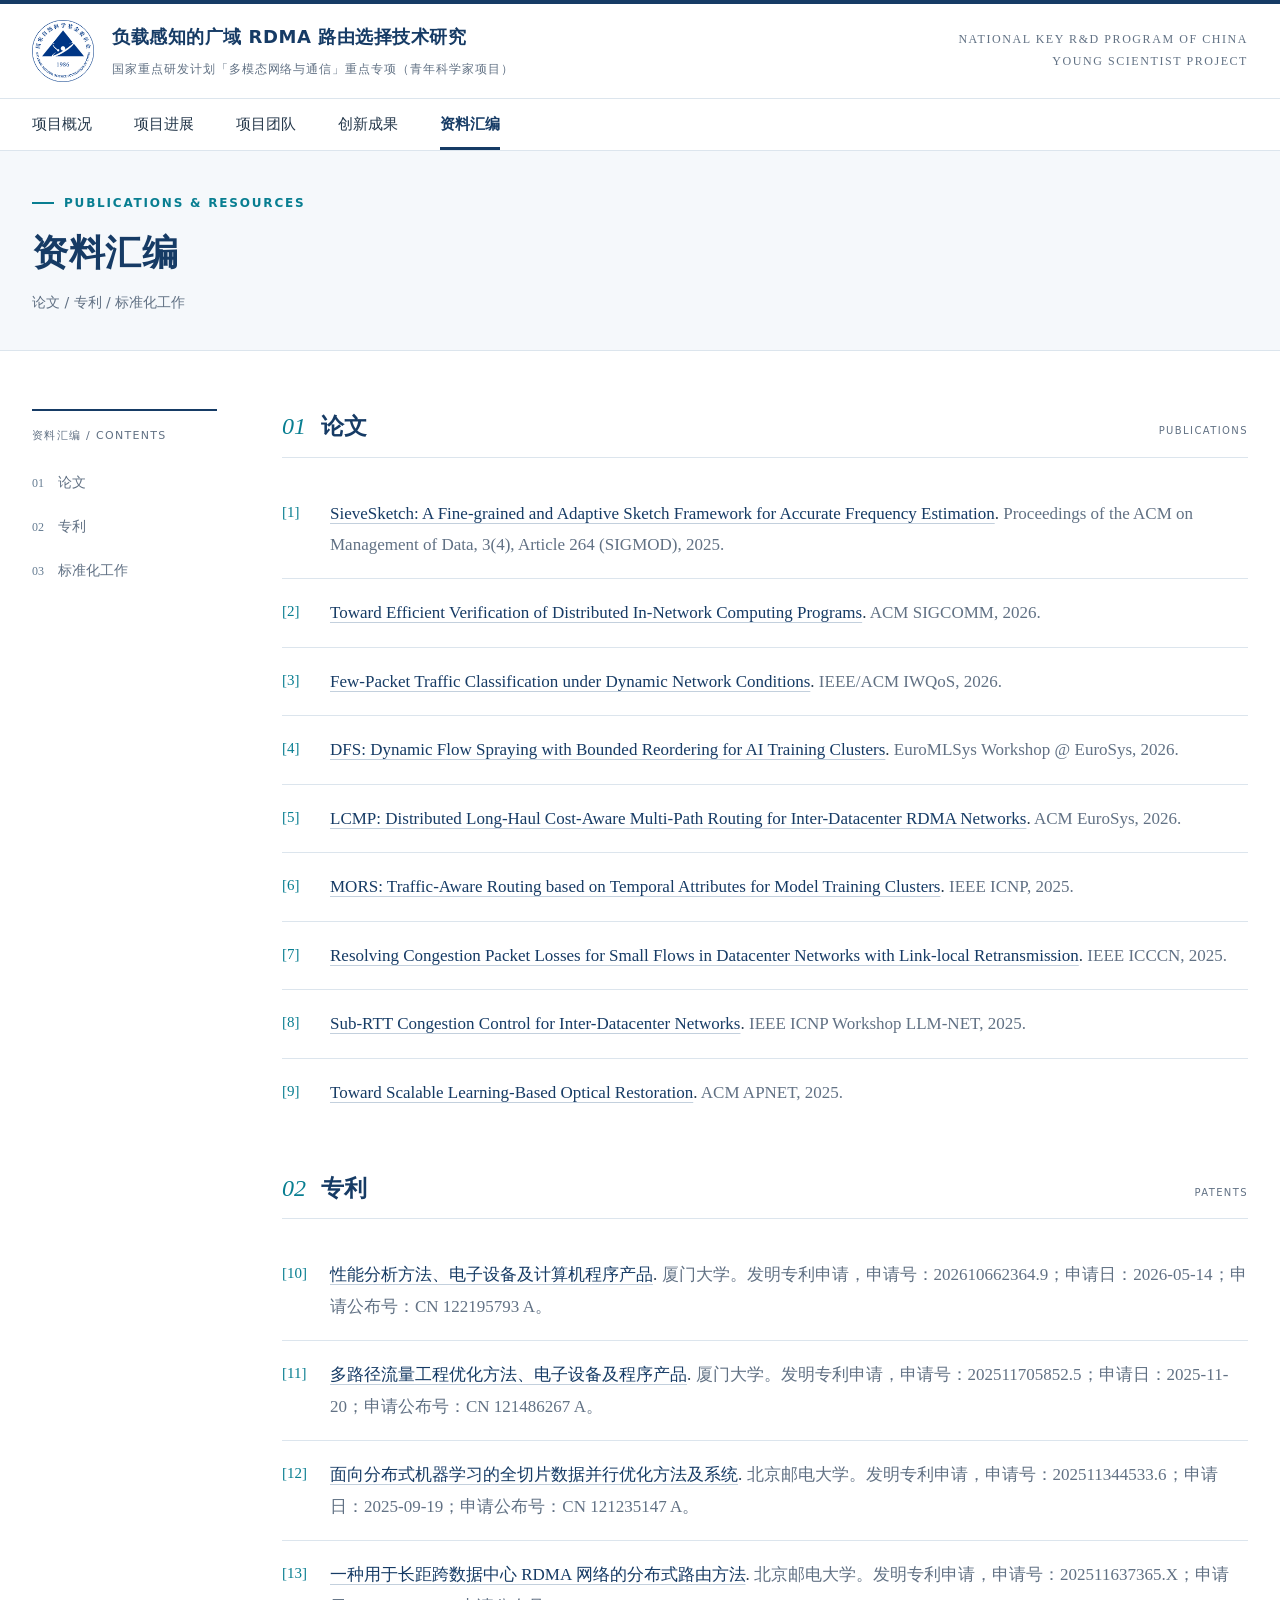
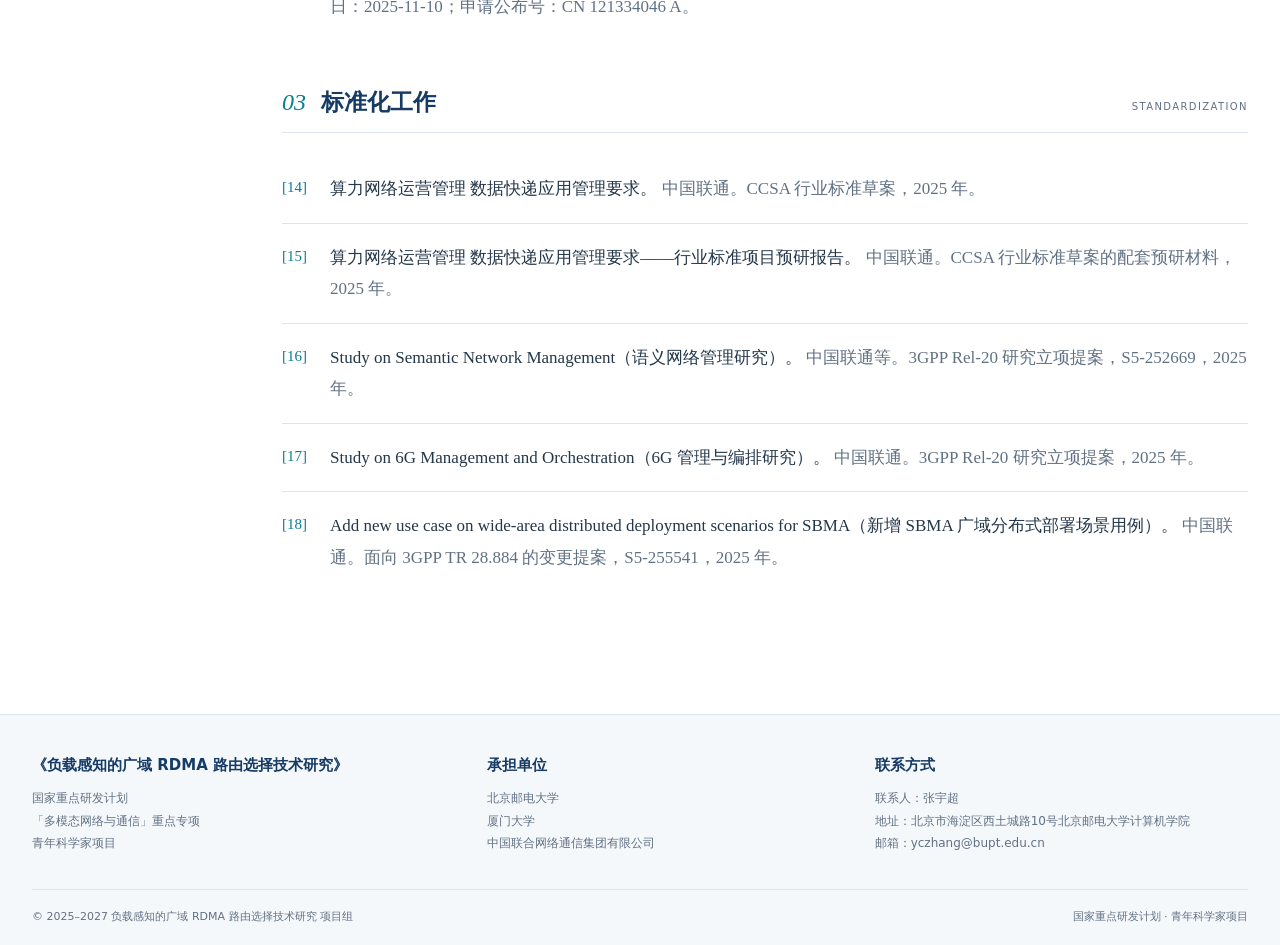
<file: materials.html>
<!doctype html>
<html lang="zh-CN">
  <head>
    <meta charset="utf-8" />
    <meta name="viewport" content="width=device-width,initial-scale=1" />
    <meta
      name="description"
      content='国家重点研发计划"多模态网络与通信"重点专项（青年科学家）项目'
    />
    <title>资料汇编 · 负载感知的广域 RDMA 路由选择技术研究</title>
    <link rel="icon" href="assets/NSFC.png" />
    <link rel="stylesheet" href="styles.css" />
    <link rel="stylesheet" href="pages.css" />
    <script src="main.js" defer></script>
  </head>
  <body class="research-content-page">
    <a class="skip" href="#main">跳至正文</a>
    <header class="masthead">
      <div class="wrap brand-row">
        <a class="brand" href="index.html"
          ><img src="assets/NSFC.png" alt="国家自然科学基金委员会标志" width="62" height="62" />
          <div>
            <strong>负载感知的广域 RDMA 路由选择技术研究</strong
            ><small>国家重点研发计划「多模态网络与通信」重点专项（青年科学家项目）</small>
          </div></a
        >
        <div class="brand-note">
          NATIONAL KEY R&amp;D PROGRAM OF CHINA<br />YOUNG SCIENTIST PROJECT
        </div>
        <button class="menu-toggle" aria-expanded="false" aria-controls="primary-navigation">
          菜单
        </button>
      </div>
      <div class="nav-row" id="primary-navigation">
        <nav class="wrap" aria-label="主导航">
          <a href="index.html">项目概况</a><a href="news.html">项目进展</a
          ><a href="team.html">项目团队</a><a href="innovation.html">创新成果</a
          ><a href="materials.html" aria-current="page">资料汇编</a
          >
        </nav>
      </div>
    </header>
    <main id="main">
      <section class="page-intro">
        <div class="wrap">
          <div class="eyebrow">PUBLICATIONS & RESOURCES</div>
          <h1>资料汇编</h1>
          <p>论文 / 专利 / 标准化工作</p>
        </div>
      </section>
      <div class="wrap page-body">
        <aside class="section-nav" aria-label="本页目录">
          <div class="label">资料汇编 / CONTENTS</div>
          <a href="#papers"><span>01</span>论文</a><a href="#patents"><span>02</span>专利</a
          ><a href="#standards"><span>03</span>标准化工作</a>
        </aside>
        <div class="page-articles">
          <section class="article-section" id="papers">
            <div class="section-heading">
              <span class="number">01</span>
              <h2>论文</h2>
              <small>PUBLICATIONS</small>
            </div>
            <ol class="references" start="1">
              <li>
                <span class="reference-number" aria-hidden="true">[1]</span>
                <div class="reference-text">
                  <a
                    href="results/SieveSketch.pdf"
                    target="_blank"
                    rel="noopener noreferrer"
                    >SieveSketch: A Fine-grained and Adaptive Sketch Framework for Accurate Frequency Estimation</a
                  >. <span class="reference-meta">Proceedings of the ACM on Management of Data, 3(4), Article 264 (SIGMOD), 2025.</span>
                </div>
              </li>
              <li>
                <span class="reference-number" aria-hidden="true">[2]</span>
                <div class="reference-text">
                  <a
                    href="results/Towards%20_Efficient_Verification_of_Distributed_In-Network_Computing_Programs.pdf"
                    target="_blank"
                    rel="noopener noreferrer"
                    >Toward Efficient Verification of Distributed In-Network Computing Programs</a
                  >. <span class="reference-meta">ACM SIGCOMM, 2026.</span>
                </div>
              </li>
              <li>
                <span class="reference-number" aria-hidden="true">[3]</span>
                <div class="reference-text">
                  <a
                    href="results/Few-Packet_Traffic_Classification_under_Dynamic_Network_Conditions.pdf"
                    target="_blank"
                    rel="noopener noreferrer"
                    >Few-Packet Traffic Classification under Dynamic Network Conditions</a
                  >. <span class="reference-meta">IEEE/ACM IWQoS, 2026.</span>
                </div>
              </li>
              <li>
                <span class="reference-number" aria-hidden="true">[4]</span>
                <div class="reference-text">
                  <a
                    href="results/DFS%20Dynamic%20Flow%20Spraying%20with%20BoundedReordering%20for%20AI%20Training%20Clusters.pdf"
                    target="_blank"
                    rel="noopener noreferrer"
                    >DFS: Dynamic Flow Spraying with Bounded Reordering for AI Training Clusters</a
                  >. <span class="reference-meta">EuroMLSys Workshop @ EuroSys, 2026.</span>
                </div>
              </li>
              <li>
                <span class="reference-number" aria-hidden="true">[5]</span>
                <div class="reference-text">
                  <a
                    href="results/LCMP%20Distributed%20Long-Haul%20Cost-Aware%20Multi-PathRouting%20for%20Inter-Datacenter%20RDMA%20Networks.pdf"
                    target="_blank"
                    rel="noopener noreferrer"
                    >LCMP: Distributed Long-Haul Cost-Aware Multi-Path Routing for Inter-Datacenter RDMA Networks</a
                  >. <span class="reference-meta">ACM EuroSys, 2026.</span>
                </div>
              </li>
              <li>
                <span class="reference-number" aria-hidden="true">[6]</span>
                <div class="reference-text">
                  <a
                    href="results/MORS_Traffic-Aware_Routing_based_on_Temporal_Attributes_for_Model_Training_Clusters.pdf"
                    target="_blank"
                    rel="noopener noreferrer"
                    >MORS: Traffic-Aware Routing based on Temporal Attributes for Model Training Clusters</a
                  >. <span class="reference-meta">IEEE ICNP, 2025.</span>
                </div>
              </li>
              <li>
                <span class="reference-number" aria-hidden="true">[7]</span>
                <div class="reference-text">
                  <a
                    href="results/Resolving_Congestion_Packet_Losses_for_Small_Flows_in_Datacenter_Networks_with_Link-local_Retransmission.pdf"
                    target="_blank"
                    rel="noopener noreferrer"
                    >Resolving Congestion Packet Losses for Small Flows in Datacenter Networks with Link-local Retransmission</a
                  >. <span class="reference-meta">IEEE ICCCN, 2025.</span>
                </div>
              </li>
              <li>
                <span class="reference-number" aria-hidden="true">[8]</span>
                <div class="reference-text">
                  <a
                    href="results/Sub-RTT_Congestion_Control_for_Inter-Datacenter_Networks.pdf"
                    target="_blank"
                    rel="noopener noreferrer"
                    >Sub-RTT Congestion Control for Inter-Datacenter Networks</a
                  >. <span class="reference-meta">IEEE ICNP Workshop LLM-NET, 2025.</span>
                </div>
              </li>
              <li>
                <span class="reference-number" aria-hidden="true">[9]</span>
                <div class="reference-text">
                  <a
                    href="results/Toward%20Scalable%20Learning-Based%20Optical%20Restoration.pdf"
                    target="_blank"
                    rel="noopener noreferrer"
                    >Toward Scalable Learning-Based Optical Restoration</a
                  >. <span class="reference-meta">ACM APNET, 2025.</span>
                </div>
              </li>
            </ol>
          </section>
          <section class="article-section" id="patents">
            <div class="section-heading">
              <span class="number">02</span>
              <h2>专利</h2>
              <small>PATENTS</small>
            </div>
            <ol class="references" start="10">
              <li>
                <span class="reference-number" aria-hidden="true">[10]</span>
                <div class="reference-text">
                  <a
                    href="results/%E6%80%A7%E8%83%BD%E5%88%86%E6%9E%90%E6%96%B9%E6%B3%95%E3%80%81%E7%94%B5%E5%AD%90%E8%AE%BE%E5%A4%87%E5%8F%8A%E8%AE%A1%E7%AE%97%E6%9C%BA%E7%A8%8B%E5%BA%8F.pdf"
                    target="_blank"
                    rel="noopener noreferrer"
                    >性能分析方法、电子设备及计算机程序产品</a
                  >. <span class="reference-meta">厦门大学。发明专利申请，申请号：202610662364.9；申请日：2026-05-14；申请公布号：CN 122195793 A。</span>
                </div>
              </li>
              <li>
                <span class="reference-number" aria-hidden="true">[11]</span>
                <div class="reference-text">
                  <a
                    href="results/%E5%A4%9A%E8%B7%AF%E5%BE%84%E6%B5%81%E9%87%8F%E5%B7%A5%E7%A8%8B%E4%BC%98%E5%8C%96%E6%96%B9%E6%B3%95%E3%80%81%E7%94%B5%E5%AD%90%E8%AE%BE%E5%A4%87%E5%8F%8A%E7%A8%8B%E5%BA%8F%E4%BA%A7%E5%93%81.pdf"
                    target="_blank"
                    rel="noopener noreferrer"
                    >多路径流量工程优化方法、电子设备及程序产品</a
                  >. <span class="reference-meta">厦门大学。发明专利申请，申请号：202511705852.5；申请日：2025-11-20；申请公布号：CN 121486267 A。</span>
                </div>
              </li>
              <li>
                <span class="reference-number" aria-hidden="true">[12]</span>
                <div class="reference-text">
                  <a
                    href="results/%E9%9D%A2%E5%90%91%E5%88%86%E5%B8%83%E5%BC%8F%E6%9C%BA%E5%99%A8%E5%AD%A6%E4%B9%A0%E7%9A%84%E5%85%A8%E5%88%87%E7%89%87%E6%95%B0%E6%8D%AE%E5%B9%B6%E8%A1%8C%E4%BC%98%E5%8C%96%E6%96%B9%E6%B3%95%E5%8F%8A%E7%B3%BB%E7%BB%9F.pdf"
                    target="_blank"
                    rel="noopener noreferrer"
                    >面向分布式机器学习的全切片数据并行优化方法及系统</a
                  >. <span class="reference-meta">北京邮电大学。发明专利申请，申请号：202511344533.6；申请日：2025-09-19；申请公布号：CN 121235147 A。</span>
                </div>
              </li>
              <li>
                <span class="reference-number" aria-hidden="true">[13]</span>
                <div class="reference-text">
                  <a
                    href="results/%E4%B8%80%E7%A7%8D%E7%94%A8%E4%BA%8E%E9%95%BF%E8%B7%9D%E8%B7%A8%E6%95%B0%E6%8D%AE%E4%B8%AD%E5%BF%83%20RDMA%20%E7%BD%91%E7%BB%9C%E7%9A%84%E5%88%86%E5%B8%83%E5%BC%8F%E8%B7%AF%E7%94%B1%E6%96%B9%E6%B3%95.pdf"
                    target="_blank"
                    rel="noopener noreferrer"
                    >一种用于长距跨数据中心 RDMA 网络的分布式路由方法</a
                  >. <span class="reference-meta">北京邮电大学。发明专利申请，申请号：202511637365.X；申请日：2025-11-10；申请公布号：CN 121334046 A。</span>
                </div>
              </li>
            </ol>
          </section>
          <section class="article-section" id="standards">
            <div class="section-heading">
              <span class="number">03</span>
              <h2>标准化工作</h2>
              <small>STANDARDIZATION</small>
            </div>
            <ol class="references" start="14">
              <li>
                <span class="reference-number" aria-hidden="true">[14]</span>
                <div class="reference-text">
                  算力网络运营管理 数据快递应用管理要求。
                  <span class="reference-meta">中国联通。CCSA 行业标准草案，2025 年。</span>
                </div>
              </li>
              <li>
                <span class="reference-number" aria-hidden="true">[15]</span>
                <div class="reference-text">
                  算力网络运营管理 数据快递应用管理要求——行业标准项目预研报告。
                  <span class="reference-meta">中国联通。CCSA 行业标准草案的配套预研材料，2025 年。</span>
                </div>
              </li>
              <li>
                <span class="reference-number" aria-hidden="true">[16]</span>
                <div class="reference-text">
                  Study on Semantic Network Management（语义网络管理研究）。
                  <span class="reference-meta">中国联通等。3GPP Rel-20 研究立项提案，S5-252669，2025 年。</span>
                </div>
              </li>
              <li>
                <span class="reference-number" aria-hidden="true">[17]</span>
                <div class="reference-text">
                  Study on 6G Management and Orchestration（6G 管理与编排研究）。
                  <span class="reference-meta">中国联通。3GPP Rel-20 研究立项提案，2025 年。</span>
                </div>
              </li>
              <li>
                <span class="reference-number" aria-hidden="true">[18]</span>
                <div class="reference-text">
                  Add new use case on wide-area distributed deployment scenarios for SBMA（新增 SBMA 广域分布式部署场景用例）。
                  <span class="reference-meta">中国联通。面向 3GPP TR 28.884 的变更提案，S5-255541，2025 年。</span>
                </div>
              </li>
            </ol>
          </section>
        </div>
      </div>
    </main>
    <footer>
      <div class="wrap">
        <div class="footer-grid">
          <section>
            <h2>《负载感知的广域 RDMA 路由选择技术研究》</h2>
            <p>国家重点研发计划<br />「多模态网络与通信」重点专项<br />青年科学家项目</p>
          </section>
          <section>
            <h2>承担单位</h2>
            <ul>
              <li>
                <a href="https://www.bupt.edu.cn/" rel="noopener noreferrer" target="_blank"
                  >北京邮电大学</a
                >
              </li>
              <li>
                <a href="https://www.xmu.edu.cn/" rel="noopener noreferrer" target="_blank"
                  >厦门大学</a
                >
              </li>
              <li>
                <a href="https://www.chinaunicom.cn/" rel="noopener noreferrer" target="_blank"
                  >中国联合网络通信集团有限公司</a
                >
              </li>
            </ul>
          </section>
          <section>
            <h2>联系方式</h2>
            <ul>
              <li>联系人：张宇超</li>
              <li>
                <a
                  href="https://maps.apple.com/?q=%E5%8C%97%E4%BA%AC%E5%B8%82%E6%B5%B7%E6%B7%80%E5%8C%BA%E8%A5%BF%E5%9C%9F%E5%9F%8E%E8%B7%AF10%E5%8F%B7%E5%8C%97%E4%BA%AC%E9%82%AE%E7%94%B5%E5%A4%A7%E5%AD%A6%E8%AE%A1%E7%AE%97%E6%9C%BA%E5%AD%A6%E9%99%A2"
                  rel="noopener noreferrer"
                  target="_blank"
                  >地址：北京市海淀区西土城路10号北京邮电大学计算机学院</a
                >
              </li>
              <li><a href="mailto:yczhang@bupt.edu.cn">邮箱：yczhang@bupt.edu.cn</a></li>
            </ul>
          </section>
        </div>
        <div class="copyright">
          <span>© 2025–2027 负载感知的广域 RDMA 路由选择技术研究 项目组</span
          ><span>国家重点研发计划 · 青年科学家项目</span>
        </div>
      </div>
    </footer>
  </body>
</html>
</file>
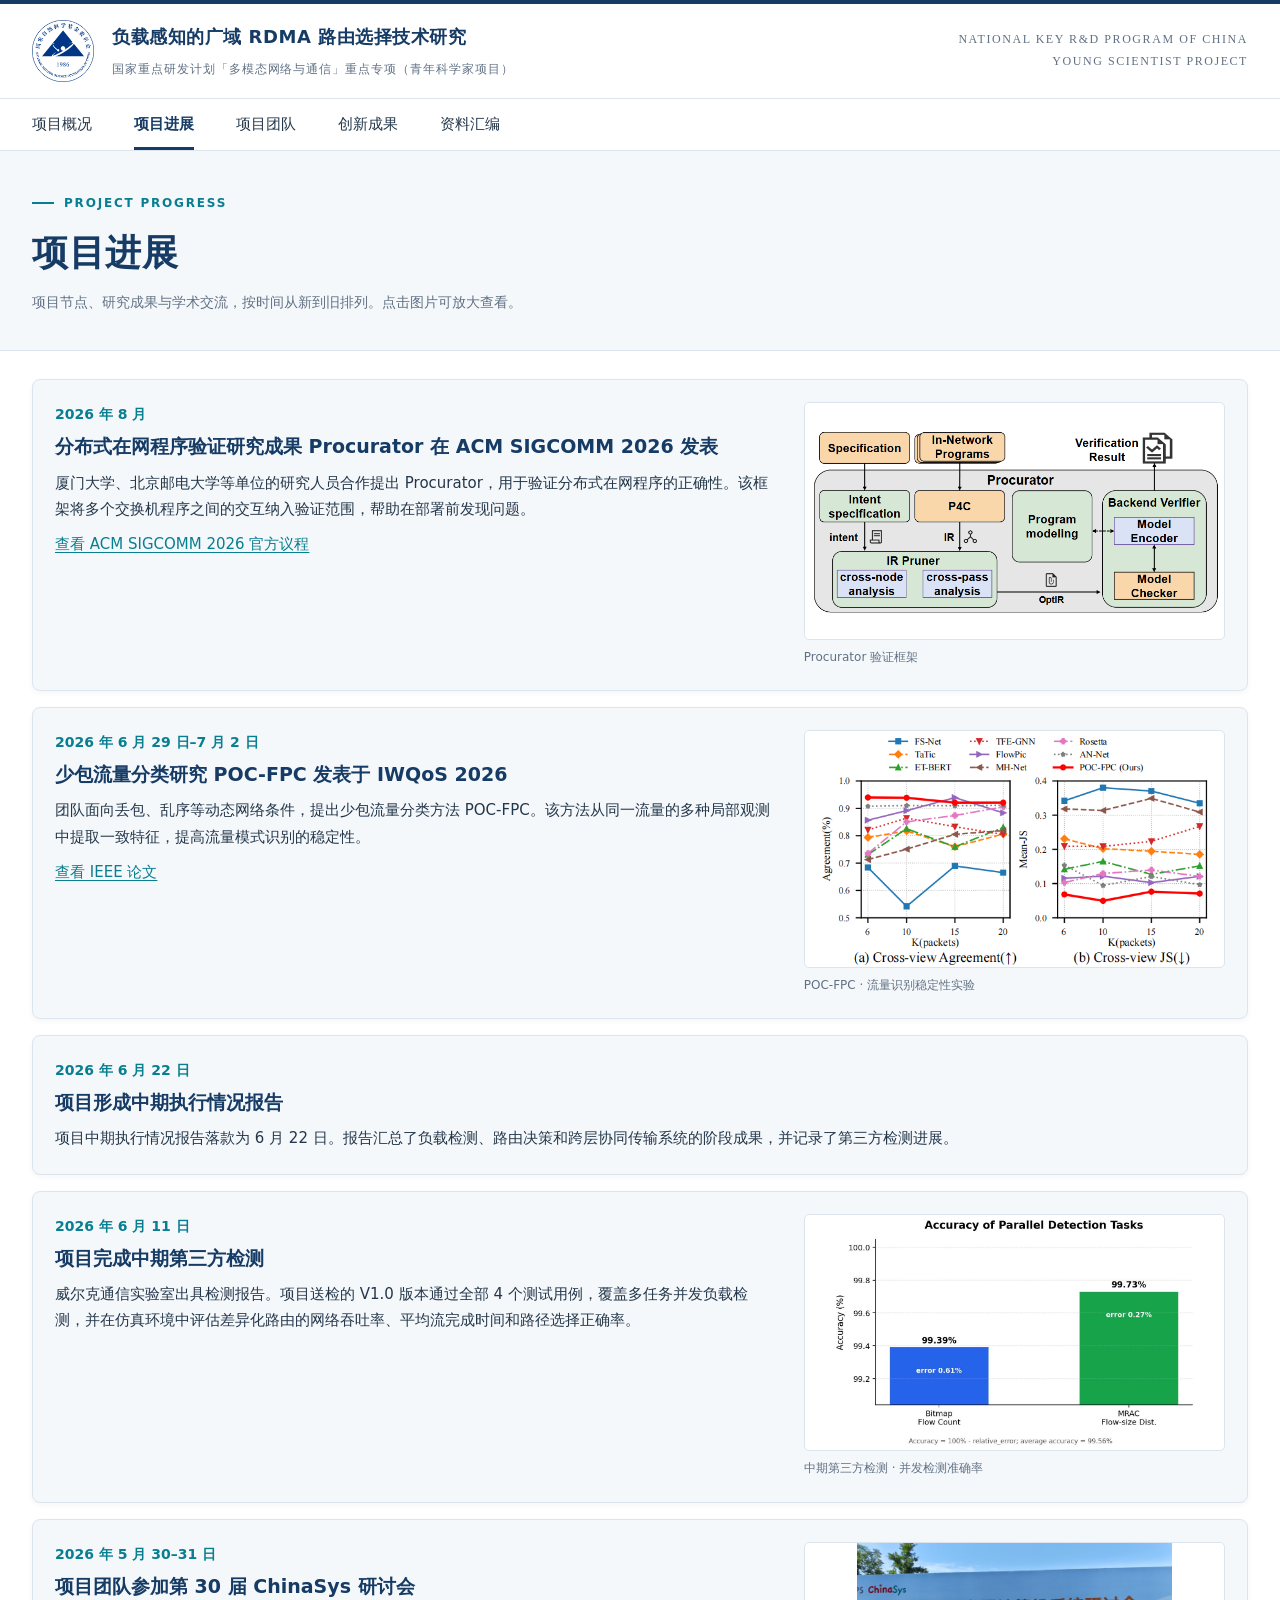
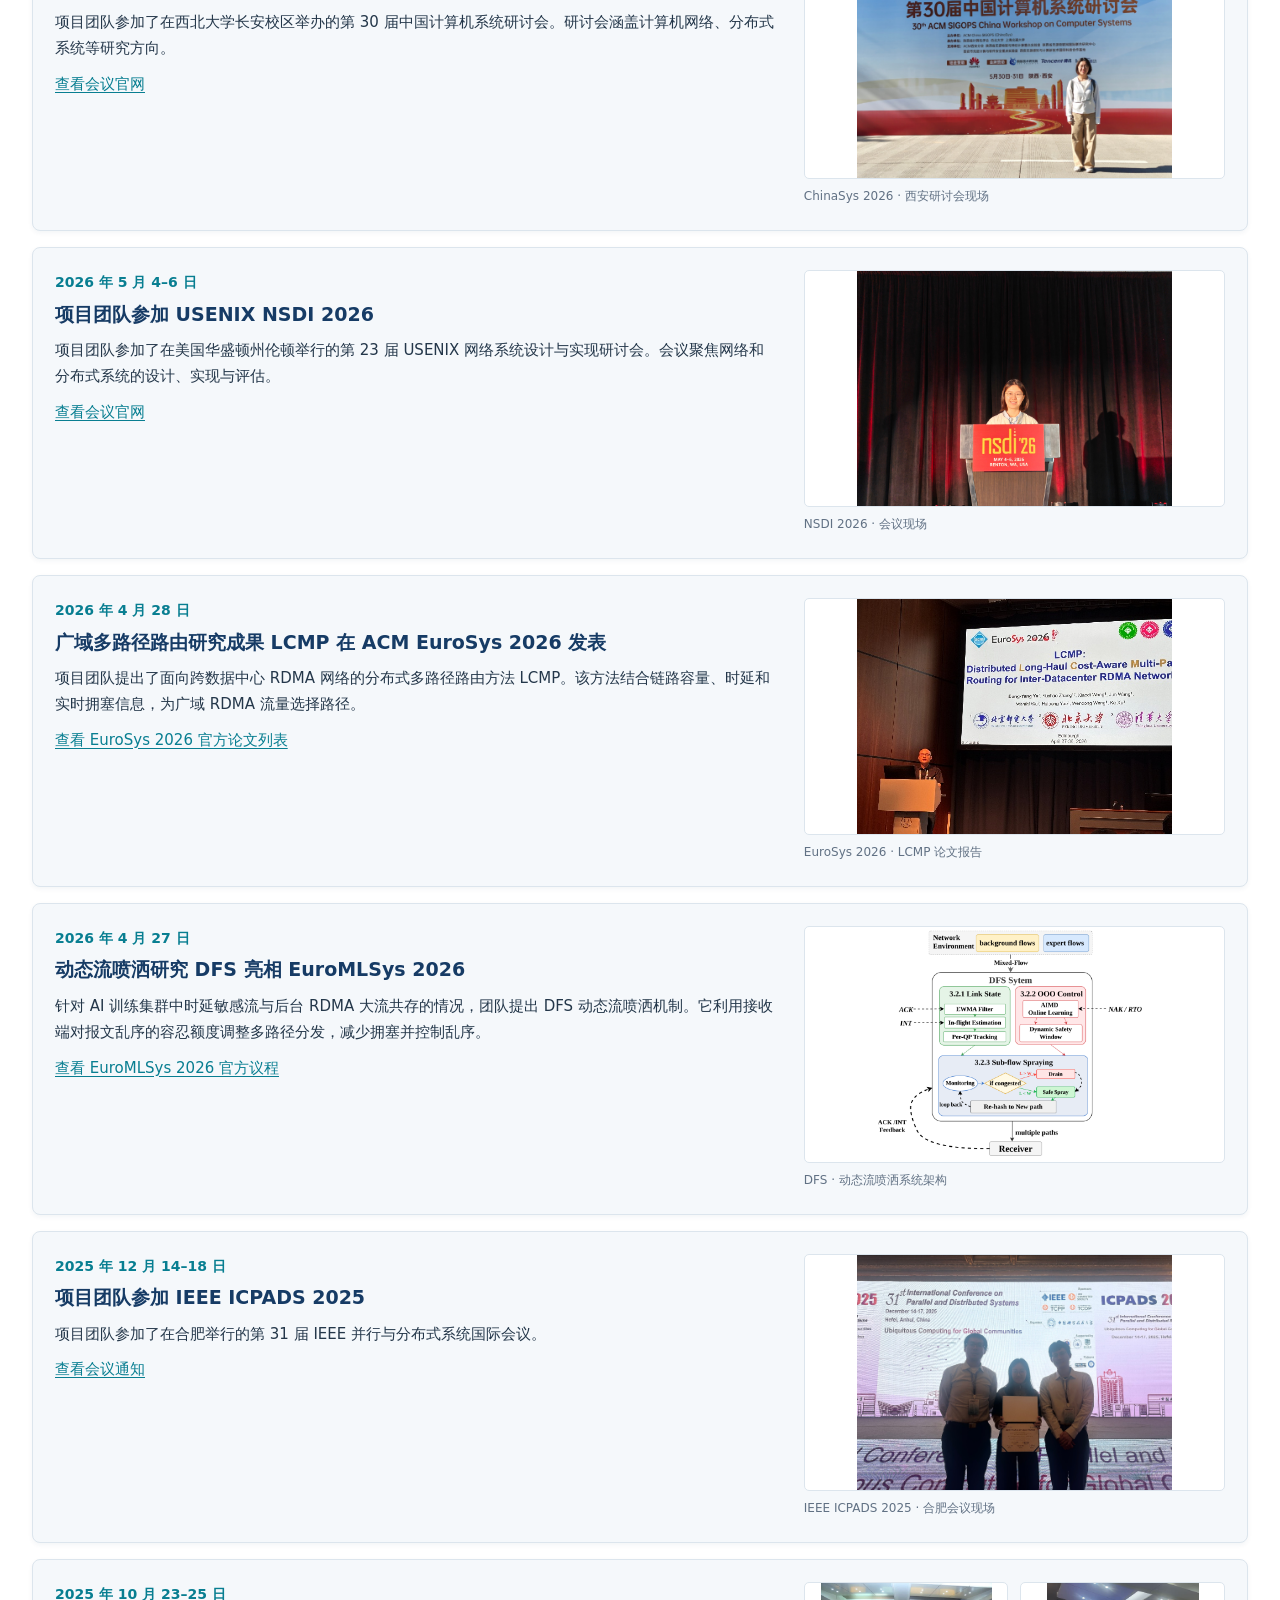
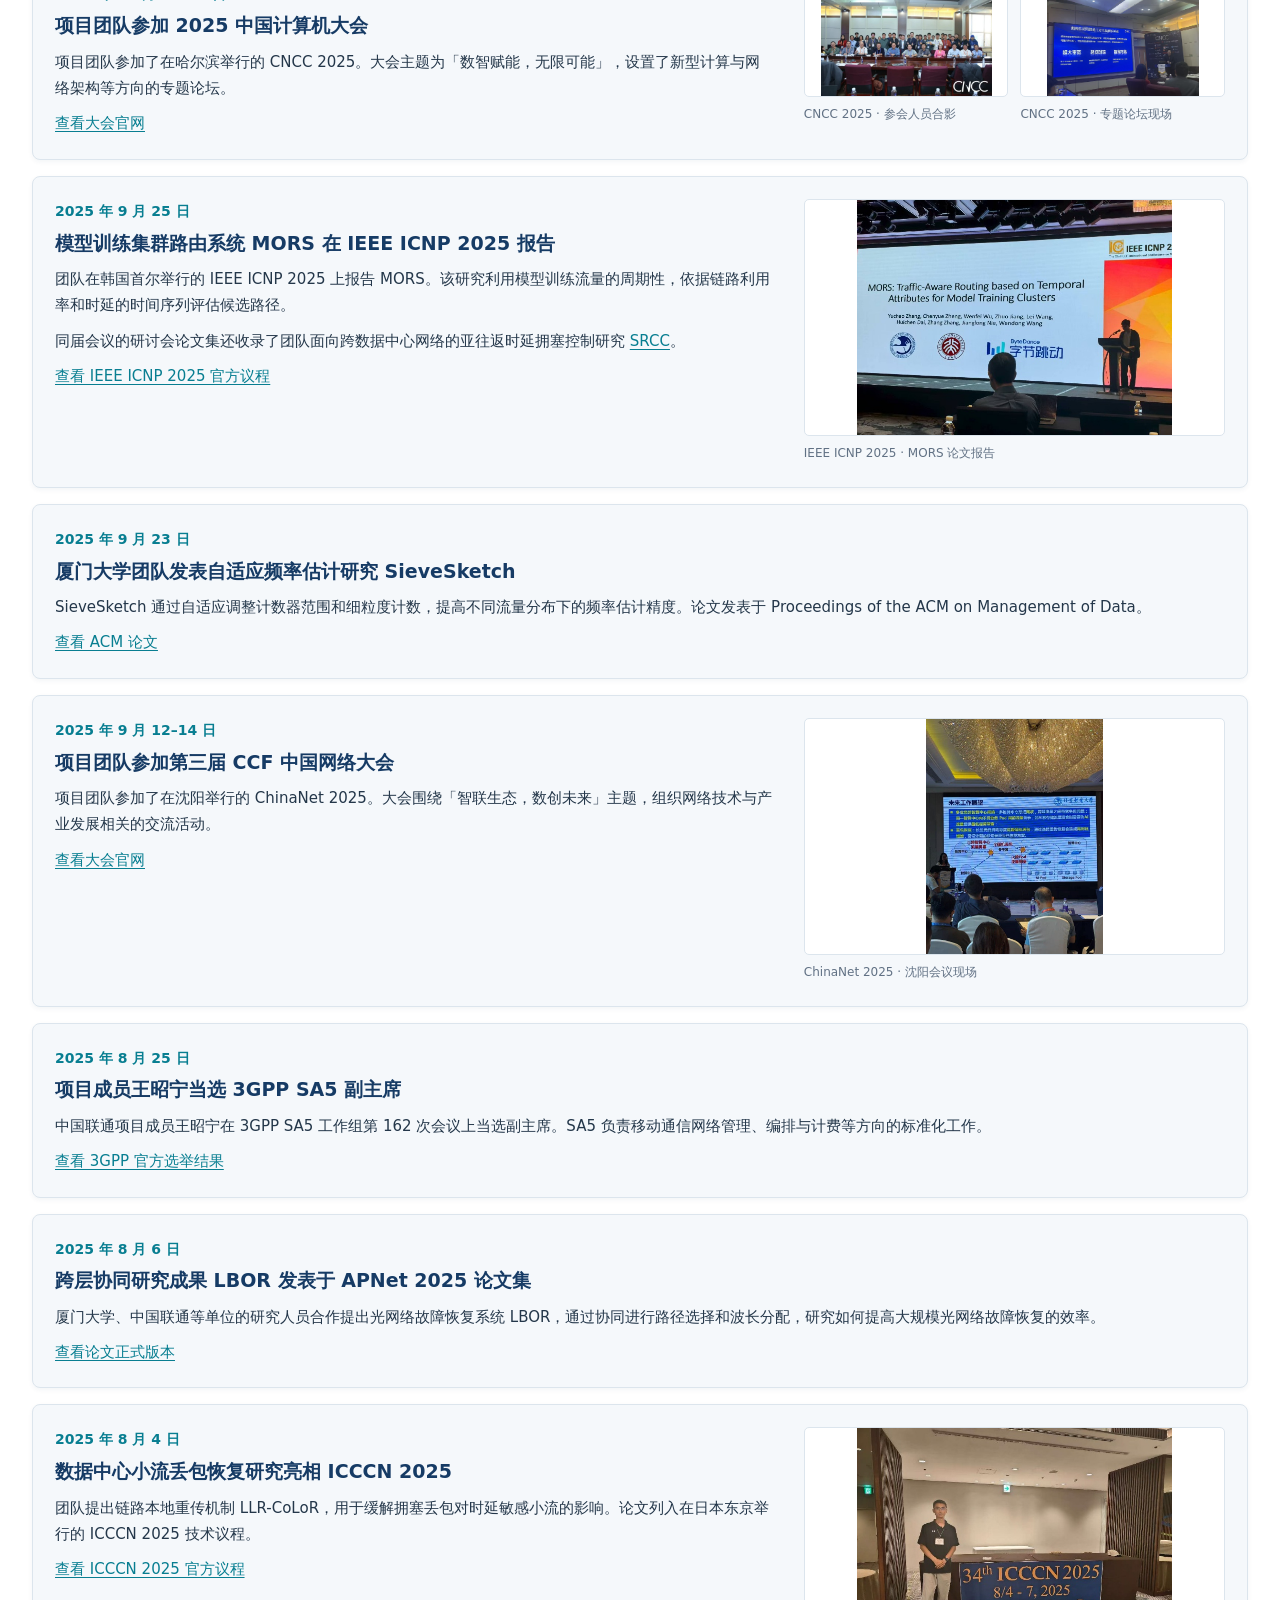
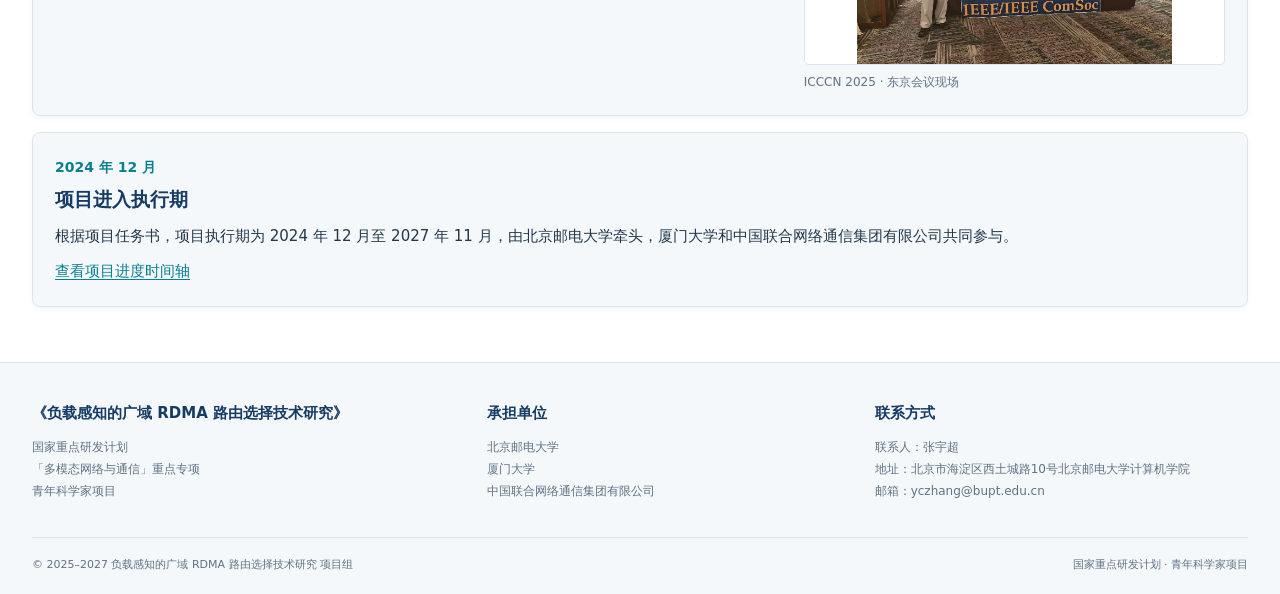
<file: news.html>
<!doctype html>
<html lang="zh-CN">
  <head>
    <meta charset="utf-8" />
    <meta name="viewport" content="width=device-width,initial-scale=1" />
    <meta
      name="description"
      content="负载感知的广域 RDMA 路由选择技术研究：项目节点、研究成果和学术交流。"
    />
    <title>项目进展 · 负载感知的广域 RDMA 路由选择技术研究</title>
    <link rel="icon" href="assets/NSFC.png" />
    <link rel="stylesheet" href="styles.css" />
    <link rel="stylesheet" href="pages.css" />
    <script src="main.js" defer></script>
    <script src="news.js" defer></script>
  </head>
  <body class="research-content-page">
    <a class="skip" href="#main">跳至正文</a>
    <header class="masthead">
      <div class="wrap brand-row">
        <a class="brand" href="index.html"
          ><img src="assets/NSFC.png" alt="国家自然科学基金委员会标志" width="62" height="62" />
          <div>
            <strong>负载感知的广域 RDMA 路由选择技术研究</strong
            ><small>国家重点研发计划「多模态网络与通信」重点专项（青年科学家项目）</small>
          </div></a
        >
        <div class="brand-note">
          NATIONAL KEY R&amp;D PROGRAM OF CHINA<br />YOUNG SCIENTIST PROJECT
        </div>
        <button class="menu-toggle" aria-expanded="false" aria-controls="primary-navigation">
          菜单
        </button>
      </div>
      <div class="nav-row" id="primary-navigation">
        <nav class="wrap" aria-label="主导航">
          <a href="index.html">项目概况</a><a href="news.html" aria-current="page">项目进展</a
          ><a href="team.html">项目团队</a><a href="innovation.html">创新成果</a
          ><a href="materials.html">资料汇编</a>
        </nav>
      </div>
    </header>
    <main id="main">
      <section class="page-intro">
        <div class="wrap">
          <div class="eyebrow">PROJECT PROGRESS</div>
          <h1>项目进展</h1>
          <p>项目节点、研究成果与学术交流，按时间从新到旧排列。点击图片可放大查看。</p>
        </div>
      </section>
      <div class="wrap news-archive" id="news-archive">
        <article class="news-card">
          <div class="news-card-copy">
            <time datetime="2026-08">2026 年 8 月</time>
            <h2>分布式在网程序验证研究成果 Procurator 在 ACM SIGCOMM 2026 发表</h2>
            <p>厦门大学、北京邮电大学等单位的研究人员合作提出 Procurator，用于验证分布式在网程序的正确性。该框架将多个交换机程序之间的交互纳入验证范围，帮助在部署前发现问题。</p>
            <p><a href="https://conferences.sigcomm.org/sigcomm/2026/program/papers/">查看 ACM SIGCOMM 2026 官方议程</a></p>
          </div>
          <div class="news-card-images">
            <figure class="news-card-media">
              <button type="button" aria-haspopup="dialog" aria-label="放大 Procurator 验证框架图">
                <img src="assets/news/procurator-framework.png" width="798" height="363" alt="Procurator 框架，展示在网程序建模与后端验证流程" loading="lazy" />
              </button>
              <figcaption>Procurator 验证框架</figcaption>
            </figure>
          </div>
        </article>
        <article class="news-card">
          <div class="news-card-copy">
            <time datetime="2026-06-29">2026 年 6 月 29 日–7 月 2 日</time>
            <h2>少包流量分类研究 POC-FPC 发表于 IWQoS 2026</h2>
            <p>团队面向丢包、乱序等动态网络条件，提出少包流量分类方法 POC-FPC。该方法从同一流量的多种局部观测中提取一致特征，提高流量模式识别的稳定性。</p>
            <p><a href="https://ieeexplore.ieee.org/document/11661262">查看 IEEE 论文</a></p>
          </div>
          <div class="news-card-images">
            <figure class="news-card-media">
              <button type="button" aria-haspopup="dialog" aria-label="放大 POC-FPC 实验对比图">
                <img src="assets/news/poc-fpc-experiment.png" width="626" height="366" alt="POC-FPC 与其他分类方法的跨视图一致性实验对比" loading="lazy" />
              </button>
              <figcaption>POC-FPC · 流量识别稳定性实验</figcaption>
            </figure>
          </div>
        </article>
        <article class="news-card">
          <div class="news-card-copy">
            <time datetime="2026-06-22">2026 年 6 月 22 日</time>
            <h2>项目形成中期执行情况报告</h2>
            <p>项目中期执行情况报告落款为 6 月 22 日。报告汇总了负载检测、路由决策和跨层协同传输系统的阶段成果，并记录了第三方检测进展。</p>
          </div>
        </article>
        <article class="news-card">
          <div class="news-card-copy">
            <time datetime="2026-06-11">2026 年 6 月 11 日</time>
            <h2>项目完成中期第三方检测</h2>
            <p>威尔克通信实验室出具检测报告。项目送检的 V1.0 版本通过全部 4 个测试用例，覆盖多任务并发负载检测，并在仿真环境中评估差异化路由的网络吞吐率、平均流完成时间和路径选择正确率。</p>
          </div>
          <div class="news-card-images">
            <figure class="news-card-media">
              <button type="button" aria-haspopup="dialog" aria-label="放大中期第三方检测准确率图">
                <img src="assets/news/parallel-detection-results.png" width="1200" height="771" alt="第三方检测报告中的流数量与流大小分布并发检测准确率对比图" loading="lazy" />
              </button>
              <figcaption>中期第三方检测 · 并发检测准确率</figcaption>
            </figure>
          </div>
        </article>
        <article class="news-card">
          <div class="news-card-copy">
            <time datetime="2026-05-30">2026 年 5 月 30–31 日</time>
            <h2>项目团队参加第 30 届 ChinaSys 研讨会</h2>
            <p>项目团队参加了在西北大学长安校区举办的第 30 届中国计算机系统研讨会。研讨会涵盖计算机网络、分布式系统等研究方向。</p>
            <p><a href="https://chinasys-2026spring.nwu.edu.cn/">查看会议官网</a></p>
          </div>
          <div class="news-card-images">
            <figure class="news-card-media">
              <button type="button" aria-haspopup="dialog" aria-label="放大 ChinaSys 2026 现场照片">
                <img src="assets/news/chinasys-2026.jpeg" width="1500" height="1125" alt="项目成员在第 30 届中国计算机系统研讨会展板前" loading="lazy" />
              </button>
              <figcaption>ChinaSys 2026 · 西安研讨会现场</figcaption>
            </figure>
          </div>
        </article>
        <article class="news-card">
          <div class="news-card-copy">
            <time datetime="2026-05-04">2026 年 5 月 4–6 日</time>
            <h2>项目团队参加 USENIX NSDI 2026</h2>
            <p>项目团队参加了在美国华盛顿州伦顿举行的第 23 届 USENIX 网络系统设计与实现研讨会。会议聚焦网络和分布式系统的设计、实现与评估。</p>
            <p><a href="https://www.usenix.org/conference/nsdi26">查看会议官网</a></p>
          </div>
          <div class="news-card-images">
            <figure class="news-card-media">
              <button type="button" aria-haspopup="dialog" aria-label="放大 NSDI 2026 现场照片">
                <img src="assets/news/nsdi-2026.jpeg" width="4096" height="3072" alt="NSDI 2026 会场讲台" loading="lazy" />
              </button>
              <figcaption>NSDI 2026 · 会议现场</figcaption>
            </figure>
          </div>
        </article>
        <article class="news-card">
          <div class="news-card-copy">
            <time datetime="2026-04-28">2026 年 4 月 28 日</time>
            <h2>广域多路径路由研究成果 LCMP 在 ACM EuroSys 2026 发表</h2>
            <p>项目团队提出了面向跨数据中心 RDMA 网络的分布式多路径路由方法 LCMP。该方法结合链路容量、时延和实时拥塞信息，为广域 RDMA 流量选择路径。</p>
            <p><a href="https://2026.eurosys.org/papers.html">查看 EuroSys 2026 官方论文列表</a></p>
          </div>
          <div class="news-card-images">
            <figure class="news-card-media">
              <button type="button" aria-haspopup="dialog" aria-label="放大 LCMP 论文报告照片">
                <img src="assets/news/eurosys-lcmp.jpeg" width="580" height="435" alt="EuroSys 2026 会场正在介绍 LCMP 广域多路径路由研究" loading="lazy" />
              </button>
              <figcaption>EuroSys 2026 · LCMP 论文报告</figcaption>
            </figure>
          </div>
        </article>
        <article class="news-card">
          <div class="news-card-copy">
            <time datetime="2026-04-27">2026 年 4 月 27 日</time>
            <h2>动态流喷洒研究 DFS 亮相 EuroMLSys 2026</h2>
            <p>针对 AI 训练集群中时延敏感流与后台 RDMA 大流共存的情况，团队提出 DFS 动态流喷洒机制。它利用接收端对报文乱序的容忍额度调整多路径分发，减少拥塞并控制乱序。</p>
            <p><a href="https://euromlsys.eu/">查看 EuroMLSys 2026 官方议程</a></p>
          </div>
          <div class="news-card-images">
            <figure class="news-card-media">
              <button type="button" aria-haspopup="dialog" aria-label="放大 DFS 系统架构图">
                <img src="assets/news/dfs-architecture.png" width="946" height="772" alt="DFS 系统架构，展示链路状态感知、乱序控制和动态流喷洒" loading="lazy" />
              </button>
              <figcaption>DFS · 动态流喷洒系统架构</figcaption>
            </figure>
          </div>
        </article>
        <article class="news-card">
          <div class="news-card-copy">
            <time datetime="2025-12-14">2025 年 12 月 14–18 日</time>
            <h2>项目团队参加 IEEE ICPADS 2025</h2>
            <p>项目团队参加了在合肥举行的第 31 届 IEEE 并行与分布式系统国际会议。</p>
            <p><a href="http://www.ubicomp.org/pipermail/announcements_ubicomp.org/2025-August/018814.html">查看会议通知</a></p>
          </div>
          <div class="news-card-images">
            <figure class="news-card-media">
              <button type="button" aria-haspopup="dialog" aria-label="放大 IEEE ICPADS 2025 合影">
                <img src="assets/news/icpads-2025.jpeg" width="1500" height="1125" alt="IEEE ICPADS 2025 会议现场合影" loading="lazy" />
              </button>
              <figcaption>IEEE ICPADS 2025 · 合肥会议现场</figcaption>
            </figure>
          </div>
        </article>
        <article class="news-card">
          <div class="news-card-copy">
            <time datetime="2025-10-23">2025 年 10 月 23–25 日</time>
            <h2>项目团队参加 2025 中国计算机大会</h2>
            <p>项目团队参加了在哈尔滨举行的 CNCC 2025。大会主题为「数智赋能，无限可能」，设置了新型计算与网络架构等方向的专题论坛。</p>
            <p><a href="https://ccf.org.cn/cncc2025">查看大会官网</a></p>
          </div>
          <div class="news-card-images">
            <figure class="news-card-media">
              <button type="button" aria-haspopup="dialog" aria-label="放大 CNCC 2025 合影">
                <img src="assets/news/cncc-2025-group.jpeg" width="1080" height="720" alt="CNCC 2025 参会人员合影" loading="lazy" />
              </button>
              <figcaption>CNCC 2025 · 参会人员合影</figcaption>
            </figure>
            <figure class="news-card-media">
              <button type="button" aria-haspopup="dialog" aria-label="放大 CNCC 2025 论坛照片">
                <img src="assets/news/cncc-2025-session.jpeg" width="1702" height="1276" alt="CNCC 2025 专题论坛现场" loading="lazy" />
              </button>
              <figcaption>CNCC 2025 · 专题论坛现场</figcaption>
            </figure>
          </div>
        </article>
        <article class="news-card">
          <div class="news-card-copy">
            <time datetime="2025-09-25">2025 年 9 月 25 日</time>
            <h2>模型训练集群路由系统 MORS 在 IEEE ICNP 2025 报告</h2>
            <p>团队在韩国首尔举行的 IEEE ICNP 2025 上报告 MORS。该研究利用模型训练流量的周期性，依据链路利用率和时延的时间序列评估候选路径。</p>
            <p>同届会议的研讨会论文集还收录了团队面向跨数据中心网络的亚往返时延拥塞控制研究 <a href="https://ieeexplore.ieee.org/document/11192335">SRCC</a>。</p>
            <p><a href="https://icnp25.cs.ucr.edu/program.html">查看 IEEE ICNP 2025 官方议程</a></p>
          </div>
          <div class="news-card-images">
            <figure class="news-card-media">
              <button type="button" aria-haspopup="dialog" aria-label="放大 MORS 论文报告照片">
                <img src="assets/news/icnp-mors.jpeg" width="612" height="459" alt="IEEE ICNP 2025 会场的 MORS 论文报告" loading="lazy" />
              </button>
              <figcaption>IEEE ICNP 2025 · MORS 论文报告</figcaption>
            </figure>
          </div>
        </article>
        <article class="news-card">
          <div class="news-card-copy">
            <time datetime="2025-09-23">2025 年 9 月 23 日</time>
            <h2>厦门大学团队发表自适应频率估计研究 SieveSketch</h2>
            <p>SieveSketch 通过自适应调整计数器范围和细粒度计数，提高不同流量分布下的频率估计精度。论文发表于 Proceedings of the ACM on Management of Data。</p>
            <p><a href="https://doi.org/10.1145/3749182">查看 ACM 论文</a></p>
          </div>
        </article>
        <article class="news-card">
          <div class="news-card-copy">
            <time datetime="2025-09-12">2025 年 9 月 12–14 日</time>
            <h2>项目团队参加第三届 CCF 中国网络大会</h2>
            <p>项目团队参加了在沈阳举行的 ChinaNet 2025。大会围绕「智联生态，数创未来」主题，组织网络技术与产业发展相关的交流活动。</p>
            <p><a href="https://ccf.org.cn/chinanet2025">查看大会官网</a></p>
          </div>
          <div class="news-card-images">
            <figure class="news-card-media">
              <button type="button" aria-haspopup="dialog" aria-label="放大 ChinaNet 2025 现场照片">
                <img src="assets/news/chinanet-2025.jpeg" width="673" height="898" alt="ChinaNet 2025 会场报告现场" loading="lazy" />
              </button>
              <figcaption>ChinaNet 2025 · 沈阳会议现场</figcaption>
            </figure>
          </div>
        </article>
        <article class="news-card">
          <div class="news-card-copy">
            <time datetime="2025-08-25">2025 年 8 月 25 日</time>
            <h2>项目成员王昭宁当选 3GPP SA5 副主席</h2>
            <p>中国联通项目成员王昭宁在 3GPP SA5 工作组第 162 次会议上当选副主席。SA5 负责移动通信网络管理、编排与计费等方向的标准化工作。</p>
            <p><a href="https://www.3gpp.org/dynareport?code=vote-results&amp;voteid=1176">查看 3GPP 官方选举结果</a></p>
          </div>
        </article>
        <article class="news-card">
          <div class="news-card-copy">
            <time datetime="2025-08-06">2025 年 8 月 6 日</time>
            <h2>跨层协同研究成果 LBOR 发表于 APNet 2025 论文集</h2>
            <p>厦门大学、中国联通等单位的研究人员合作提出光网络故障恢复系统 LBOR，通过协同进行路径选择和波长分配，研究如何提高大规模光网络故障恢复的效率。</p>
            <p><a href="https://dspace.mit.edu/entities/publication/67067352-62d6-4e80-a072-d7bd0f44f042">查看论文正式版本</a></p>
          </div>
        </article>
        <article class="news-card">
          <div class="news-card-copy">
            <time datetime="2025-08-04">2025 年 8 月 4 日</time>
            <h2>数据中心小流丢包恢复研究亮相 ICCCN 2025</h2>
            <p>团队提出链路本地重传机制 LLR-CoLoR，用于缓解拥塞丢包对时延敏感小流的影响。论文列入在日本东京举行的 ICCCN 2025 技术议程。</p>
            <p><a href="https://www.icccn.org/icccn25/wp-content/uploads/2025/ICCCN2025-Technical-Program-final.pdf">查看 ICCCN 2025 官方议程</a></p>
          </div>
          <div class="news-card-images">
            <figure class="news-card-media">
              <button type="button" aria-haspopup="dialog" aria-label="放大 ICCCN 2025 现场照片">
                <img src="assets/news/icccn-2025.jpeg" width="572" height="429" alt="项目成员在 ICCCN 2025 会场" loading="lazy" />
              </button>
              <figcaption>ICCCN 2025 · 东京会议现场</figcaption>
            </figure>
          </div>
        </article>
        <article class="news-card">
          <div class="news-card-copy">
            <time datetime="2024-12">2024 年 12 月</time>
            <h2>项目进入执行期</h2>
            <p>根据项目任务书，项目执行期为 2024 年 12 月至 2027 年 11 月，由北京邮电大学牵头，厦门大学和中国联合网络通信集团有限公司共同参与。</p>
            <p><a href="index.html#milestones">查看项目进度时间轴</a></p>
          </div>
        </article>
      </div>
      <dialog class="news-lightbox" aria-label="图片预览" aria-describedby="news-lightbox-caption">
        <form method="dialog">
          <button type="submit" autofocus>关闭</button>
        </form>
        <figure>
          <figcaption id="news-lightbox-caption"></figcaption>
        </figure>
      </dialog>
    </main>
    <footer>
      <div class="wrap">
        <div class="footer-grid">
          <section>
            <h2>《负载感知的广域 RDMA 路由选择技术研究》</h2>
            <p>国家重点研发计划<br />「多模态网络与通信」重点专项<br />青年科学家项目</p>
          </section>
          <section>
            <h2>承担单位</h2>
            <ul>
              <li>
                <a href="https://www.bupt.edu.cn/" rel="noopener noreferrer" target="_blank"
                  >北京邮电大学</a
                >
              </li>
              <li>
                <a href="https://www.xmu.edu.cn/" rel="noopener noreferrer" target="_blank"
                  >厦门大学</a
                >
              </li>
              <li>
                <a href="https://www.chinaunicom.cn/" rel="noopener noreferrer" target="_blank"
                  >中国联合网络通信集团有限公司</a
                >
              </li>
            </ul>
          </section>
          <section>
            <h2>联系方式</h2>
            <ul>
              <li>联系人：张宇超</li>
              <li>
                <a
                  href="https://maps.apple.com/?q=%E5%8C%97%E4%BA%AC%E5%B8%82%E6%B5%B7%E6%B7%80%E5%8C%BA%E8%A5%BF%E5%9C%9F%E5%9F%8E%E8%B7%AF10%E5%8F%B7%E5%8C%97%E4%BA%AC%E9%82%AE%E7%94%B5%E5%A4%A7%E5%AD%A6%E8%AE%A1%E7%AE%97%E6%9C%BA%E5%AD%A6%E9%99%A2"
                  rel="noopener noreferrer"
                  target="_blank"
                  >地址：北京市海淀区西土城路10号北京邮电大学计算机学院</a
                >
              </li>
              <li><a href="mailto:yczhang@bupt.edu.cn">邮箱：yczhang@bupt.edu.cn</a></li>
            </ul>
          </section>
        </div>
        <div class="copyright">
          <span>© 2025–2027 负载感知的广域 RDMA 路由选择技术研究 项目组</span
          ><span>国家重点研发计划 · 青年科学家项目</span>
        </div>
      </div>
    </footer>
  </body>
</html>
</file>
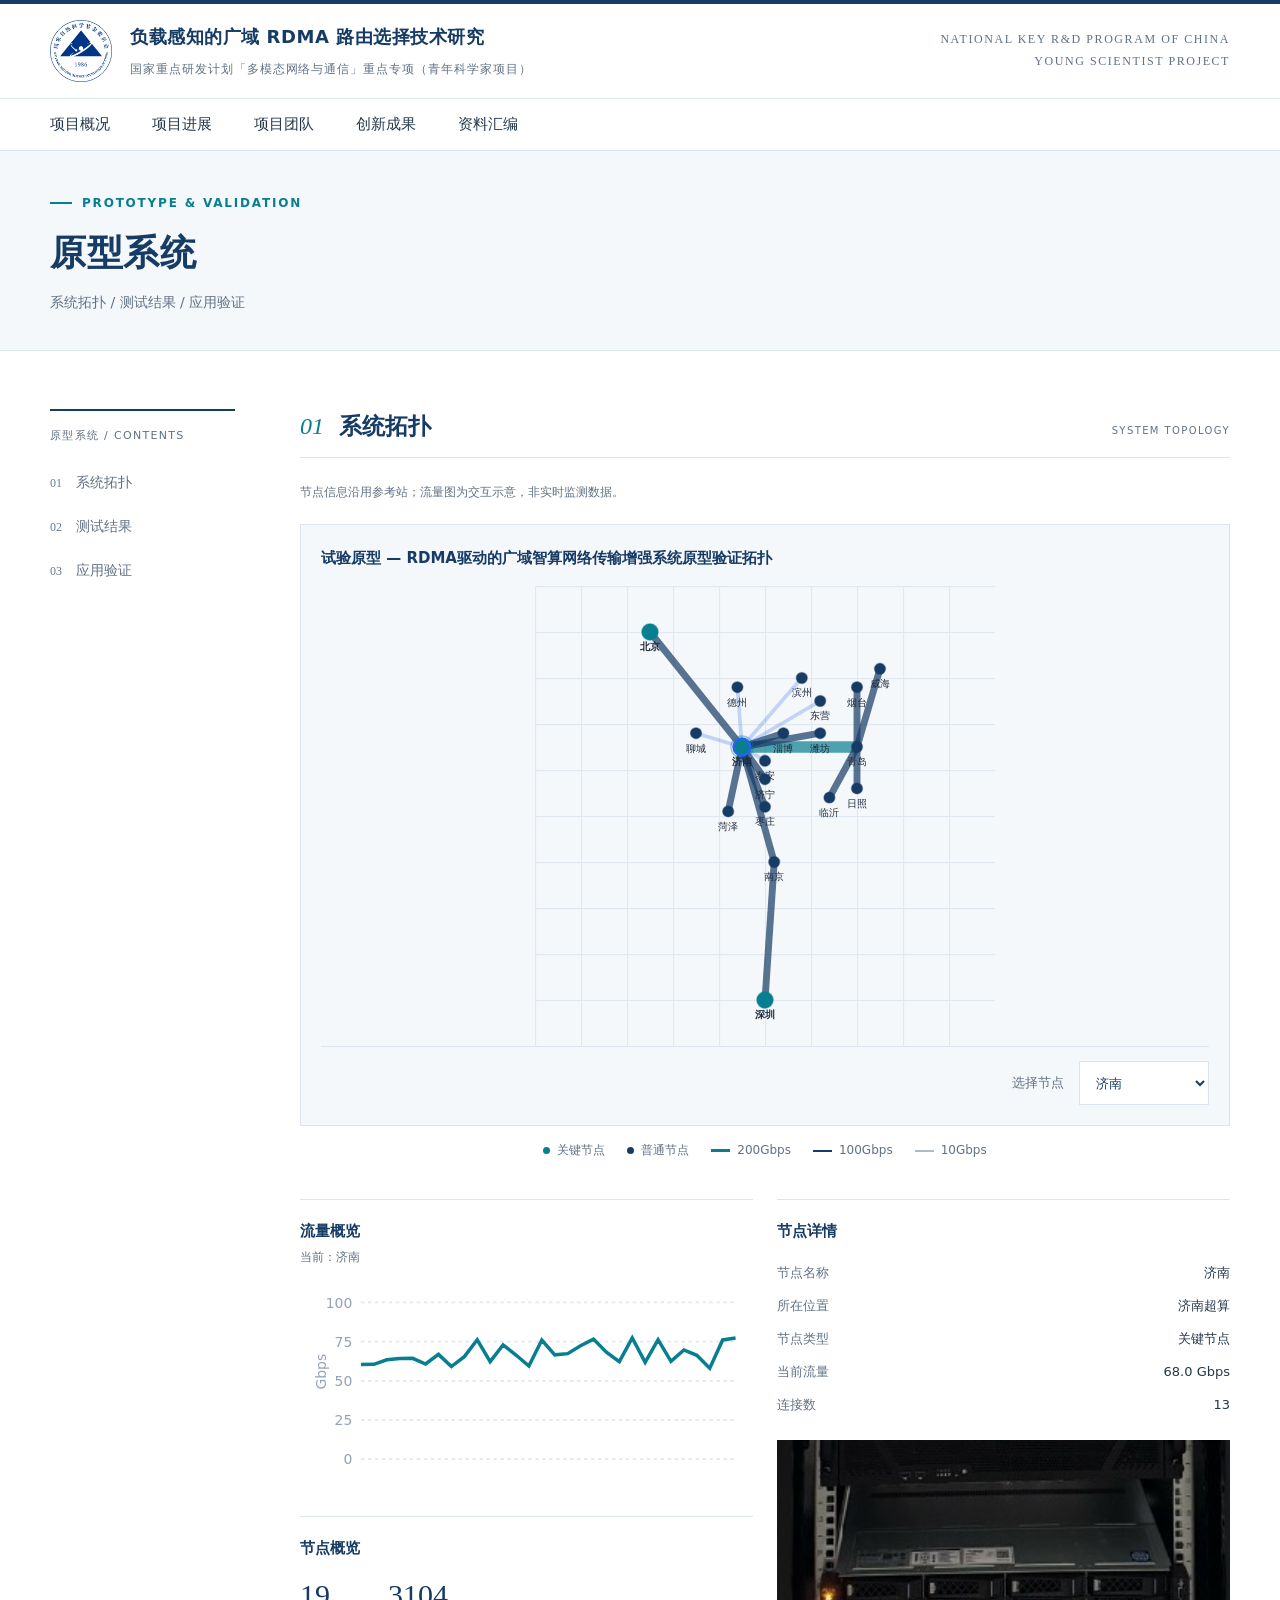
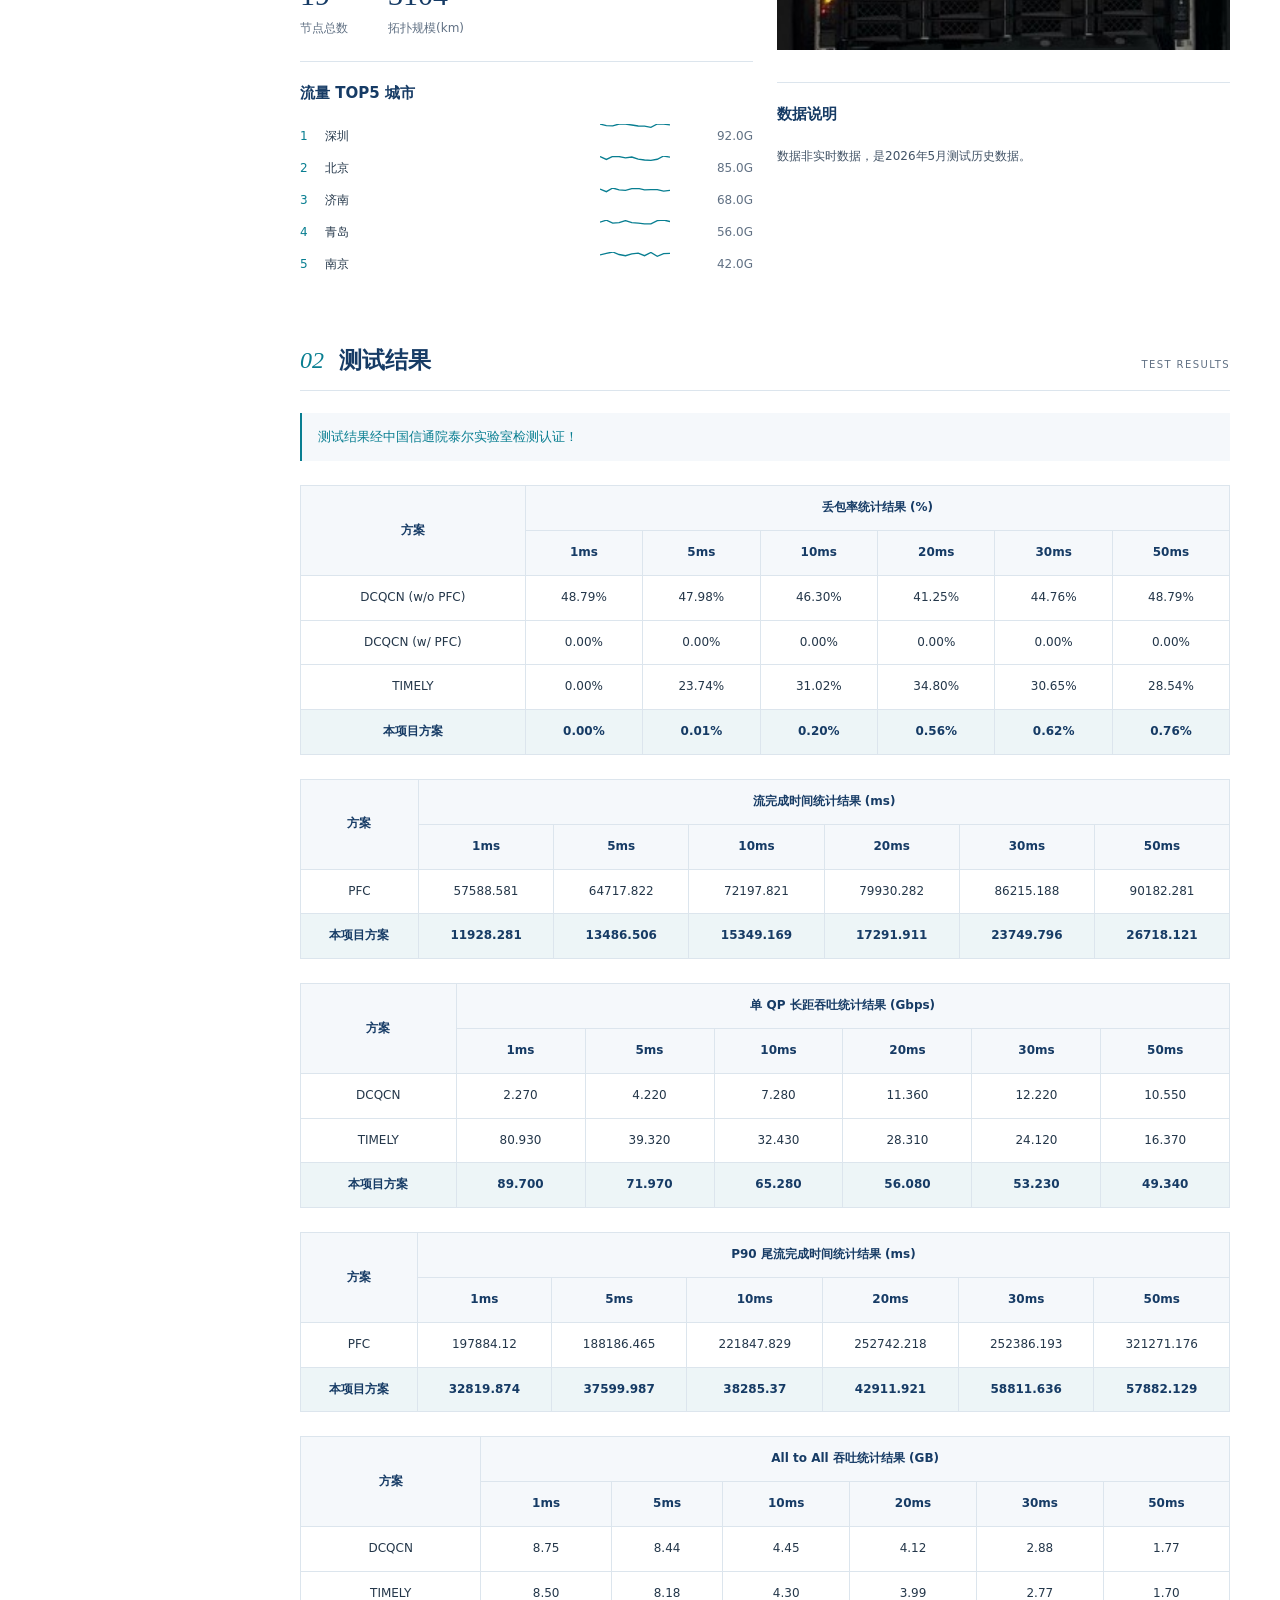
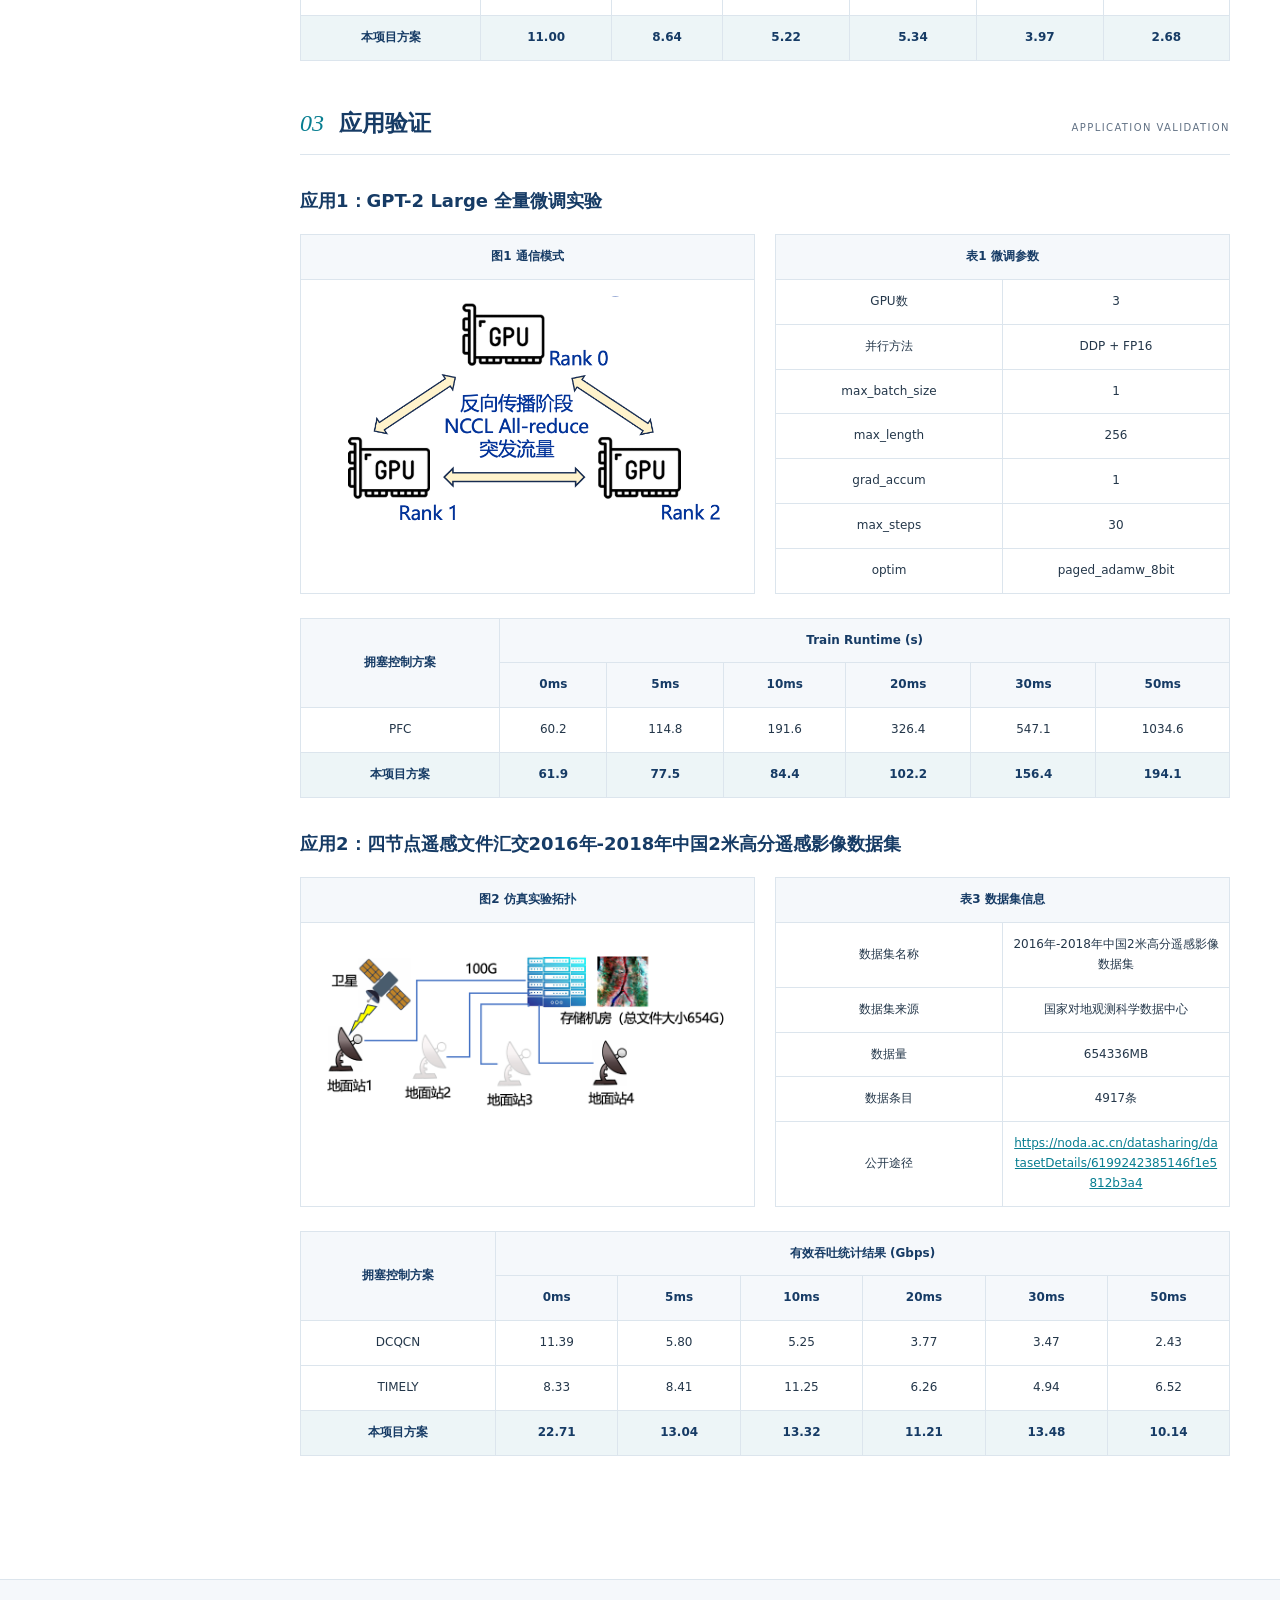
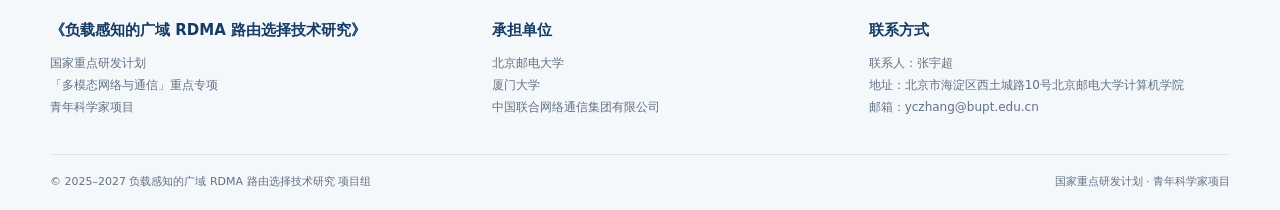
<file: prototype.html>
<!doctype html>
<html lang="zh-CN">
  <head>
    <meta charset="utf-8" />
    <meta name="viewport" content="width=device-width,initial-scale=1" />
    <meta
      name="description"
      content='国家重点研发计划"多模态网络与通信"重点专项（青年科学家）项目'
    />
    <title>原型系统 · 负载感知的广域 RDMA 路由选择技术研究</title>
    <link rel="icon" href="assets/NSFC.png" />
    <link rel="stylesheet" href="styles.css" />
    <link rel="stylesheet" href="pages.css" />
    <script src="main.js" defer></script>
    <script src="prototype.js" defer></script>
  </head>
  <body>
    <a class="skip" href="#main">跳至正文</a>
    <header class="masthead">
      <div class="wrap brand-row">
        <a class="brand" href="index.html"
          ><img src="assets/NSFC.png" alt="国家自然科学基金委员会标志" width="62" height="62" />
          <div>
            <strong>负载感知的广域 RDMA 路由选择技术研究</strong
            ><small>国家重点研发计划「多模态网络与通信」重点专项（青年科学家项目）</small>
          </div></a
        >
        <div class="brand-note">
          NATIONAL KEY R&amp;D PROGRAM OF CHINA<br />YOUNG SCIENTIST PROJECT
        </div>
        <button class="menu-toggle" aria-expanded="false" aria-controls="primary-navigation">
          菜单
        </button>
      </div>
      <div class="nav-row" id="primary-navigation">
        <nav class="wrap" aria-label="主导航">
          <a href="index.html">项目概况</a><a href="news.html">项目进展</a
          ><a href="team.html">项目团队</a><a href="innovation.html">创新成果</a
          ><a href="materials.html">资料汇编</a
          >
        </nav>
      </div>
    </header>
    <main id="main">
      <section class="page-intro">
        <div class="wrap">
          <div class="eyebrow">PROTOTYPE & VALIDATION</div>
          <h1>原型系统</h1>
          <p>系统拓扑 / 测试结果 / 应用验证</p>
        </div>
      </section>
      <div class="wrap page-body">
        <aside class="section-nav" aria-label="本页目录">
          <div class="label">原型系统 / CONTENTS</div>
          <a href="#topology"><span>01</span>系统拓扑</a
          ><a href="#results"><span>02</span>测试结果</a
          ><a href="#app-verify"><span>03</span>应用验证</a>
        </aside>
        <div class="page-articles">
          <section class="article-section prototype-section" id="topology">
            <div class="section-heading">
              <span class="number">01</span>
              <h2>系统拓扑</h2>
              <small>SYSTEM TOPOLOGY</small>
            </div>
            <p class="prototype-note">节点信息沿用参考站；流量图为交互示意，非实时监测数据。</p>
            <div class="proto-dashboard">
              <aside class="proto-left">
                <div class="proto-panel">
                  <h3>
                    流量概览
                    <span class="proto-badge">当前：<span id="current-node-badge">济南</span></span>
                  </h3>
                  <div class="proto-traffic-chart">
                    <svg id="traffic-chart" preserveaspectratio="none" viewBox="0 0 260 120">
                      <line
                        stroke="#e2e8f0"
                        stroke-dasharray="2,2"
                        x1="35"
                        x2="250"
                        y1="100"
                        y2="100"
                      ></line>
                      <text fill="#94a3b8" font-size="8" text-anchor="end" x="30" y="103">0</text>
                      <line
                        stroke="#e2e8f0"
                        stroke-dasharray="2,2"
                        x1="35"
                        x2="250"
                        y1="77.5"
                        y2="77.5"
                      ></line>
                      <text fill="#94a3b8" font-size="8" text-anchor="end" x="30" y="80.5">25</text>
                      <line
                        stroke="#e2e8f0"
                        stroke-dasharray="2,2"
                        x1="35"
                        x2="250"
                        y1="55"
                        y2="55"
                      ></line>
                      <text fill="#94a3b8" font-size="8" text-anchor="end" x="30" y="58">50</text>
                      <line
                        stroke="#e2e8f0"
                        stroke-dasharray="2,2"
                        x1="35"
                        x2="250"
                        y1="32.5"
                        y2="32.5"
                      ></line>
                      <text fill="#94a3b8" font-size="8" text-anchor="end" x="30" y="35.5">75</text>
                      <line
                        stroke="#e2e8f0"
                        stroke-dasharray="2,2"
                        x1="35"
                        x2="250"
                        y1="10"
                        y2="10"
                      ></line>
                      <text fill="#94a3b8" font-size="8" text-anchor="end" x="30" y="13">100</text>
                      <polyline
                        fill="none"
                        points="35,43.93616262780137 42.41379310344828,30.943764686935296 49.827586206896555,42.97441463325101 57.241379310344826,29.697918605727082 64.65517241379311,38.981008479025256 72.06896551724138,44.62164600395879 79.48275862068965,35.717506054087906 86.89655172413794,38.072073125806504 94.3103448275862,45.931408939747925 101.72413793103449,33.58340971139157 109.13793103448276,39.756417112567796 116.55172413793103,45.66630425431036 123.9655172413793,35.12976039543523 131.3793103448276,35.56062205374637 138.79310344827587,40.84546299442875 146.20689655172413,46.389845268488685 153.6206896551724,47.44581860997313 161.0344827586207,46.396086583477064 168.44827586206898,43.20237486175631 175.86206896551724,35.30411300092781 183.27586206896552,45.07650404647713 190.6896551724138,41.3634073541751 198.10344827586206,35.64475774132245 205.51724137931035,36.69599178627097 212.9310344827586,46.774470325935454 220.3448275862069,46.814660791591784 227.75862068965517,39.13241718168121 235.17241379310343,45.48960921749441 242.58620689655174,34.656478076041054 250,31.79359892803727"
                        stroke="#10b981"
                        stroke-width="2"
                      ></polyline>
                      <text
                        fill="#94a3b8"
                        font-size="8"
                        transform="rotate(-90,15,60)"
                        x="15"
                        y="60"
                      >
                        Gbps
                      </text>
                    </svg>
                  </div>
                </div>
                <div class="proto-panel">
                  <h3>节点概览</h3>
                  <div class="proto-stat-row">
                    <div class="proto-stat-box">
                      <div class="proto-stat-value">19</div>
                      <div class="proto-stat-label">节点总数</div>
                    </div>
                    <div class="proto-stat-box">
                      <div class="proto-stat-value">3104</div>
                      <div class="proto-stat-label">拓扑规模(km)</div>
                    </div>
                  </div>
                </div>
                <div class="proto-panel">
                  <h3>流量 TOP5 城市</h3>
                  <div class="proto-top5-list" id="top5-list">
                    <div class="proto-top5-item">
                      <span class="proto-top5-rank">1</span>
                      <span class="proto-top5-name">深圳</span>
                      <span class="proto-top5-spark"
                        ><svg preserveaspectratio="none" viewBox="0 0 80 20">
                          <polyline
                            fill="none"
                            points="0,2.1838920373125177 7.272727272727273,1.3262887440005713 14.545454545454547,1.2566794174241593 21.818181818181817,0.13588532017470456 29.090909090909093,2.103969971136756 36.36363636363636,0.8151145641361097 43.63636363636363,0 50.90909090909091,2.7896477158618502 58.18181818181819,2.48060745400754 65.45454545454545,0.9674005334874707 72.72727272727272,0.8446827633578451 80,0.08256823015643278"
                            stroke="#10b981"
                            stroke-width="1.5"
                          ></polyline></svg
                      ></span>
                      <span class="proto-top5-val">92.0G</span>
                    </div>
                    <div class="proto-top5-item">
                      <span class="proto-top5-rank">2</span>
                      <span class="proto-top5-name">北京</span>
                      <span class="proto-top5-spark"
                        ><svg preserveaspectratio="none" viewBox="0 0 80 20">
                          <polyline
                            fill="none"
                            points="0,4.780360005208216 7.272727272727273,0.674764614316878 14.545454545454547,3.438267196918339 21.818181818181817,0.15490093545097494 29.090909090909093,2.6226577998983984 36.36363636363636,0.904629855729123 43.63636363636363,3.520876473683792 50.90909090909091,1.033434022049022 58.18181818181819,4.517650958226593 65.45454545454545,0 72.72727272727272,3.1774461040492525 80,3.775725955071092"
                            stroke="#10b981"
                            stroke-width="1.5"
                          ></polyline></svg
                      ></span>
                      <span class="proto-top5-val">85.0G</span>
                    </div>
                    <div class="proto-top5-item">
                      <span class="proto-top5-rank">3</span>
                      <span class="proto-top5-name">济南</span>
                      <span class="proto-top5-spark"
                        ><svg preserveaspectratio="none" viewBox="0 0 80 20">
                          <polyline
                            fill="none"
                            points="0,2.586720503912275 7.272727272727273,1.307059118074502 14.545454545454547,1.4199391774469845 21.818181818181817,2.0660498757898935 29.090909090909093,0 36.36363636363636,3.1029239864707527 43.63636363636363,3.4199761964556856 50.90909090909091,0.5479968967521529 58.18181818181819,0.3266301815070207 65.45454545454545,0.05119171074347406 72.72727272727272,3.7303664948762254 80,3.760767949392477"
                            stroke="#10b981"
                            stroke-width="1.5"
                          ></polyline></svg
                      ></span>
                      <span class="proto-top5-val">68.0G</span>
                    </div>
                    <div class="proto-top5-item">
                      <span class="proto-top5-rank">4</span>
                      <span class="proto-top5-name">青岛</span>
                      <span class="proto-top5-spark"
                        ><svg preserveaspectratio="none" viewBox="0 0 80 20">
                          <polyline
                            fill="none"
                            points="0,4.055614987967566 7.272727272727273,0.7377540968720133 14.545454545454547,4.113905599612037 21.818181818181817,0.06686476325094759 29.090909090909093,1.986853260826134 36.36363636363636,4.543453384572761 43.63636363636363,1.2286930814600616 50.90909090909091,0 58.18181818181819,0.5276456313983928 65.45454545454545,3.7657176446067524 72.72727272727272,2.970565616421876 80,3.78218008046953"
                            stroke="#10b981"
                            stroke-width="1.5"
                          ></polyline></svg
                      ></span>
                      <span class="proto-top5-val">56.0G</span>
                    </div>
                    <div class="proto-top5-item">
                      <span class="proto-top5-rank">5</span>
                      <span class="proto-top5-name">南京</span>
                      <span class="proto-top5-spark"
                        ><svg preserveaspectratio="none" viewBox="0 0 80 20">
                          <polyline
                            fill="none"
                            points="0,3.517588221842665 7.272727272727273,4.332726310402769 14.545454545454547,3.353358588159093 21.818181818181817,1.4869861204280888 29.090909090909093,0 36.36363636363636,0.8684151502479551 43.63636363636363,2.0657552073851946 50.90909090909091,0.7339459581752656 58.18181818181819,0.2862555438566652 65.45454545454545,2.843188173260806 72.72727272727272,1.8071685042164312 80,3.188785701707758"
                            stroke="#10b981"
                            stroke-width="1.5"
                          ></polyline></svg
                      ></span>
                      <span class="proto-top5-val">42.0G</span>
                    </div>
                  </div>
                </div>
              </aside>
              <div class="proto-center">
                <div class="proto-map-wrap">
                  <h3 class="proto-map-title">
                    试验原型 — RDMA驱动的广域智算网络传输增强系统原型验证拓扑
                  </h3>
                  <div class="proto-map-canvas">
                    <svg
                      id="topology-map"
                      preserveaspectratio="xMidYMid meet"
                      viewBox="0 0 100 100"
                    >
                      <defs>
                        <pattern height="10" id="grid" patternunits="userSpaceOnUse" width="10">
                          <path
                            d="M 10 0 L 0 0 0 10"
                            fill="none"
                            stroke="#e2e8f0"
                            stroke-width="0.5"
                          ></path>
                        </pattern>
                      </defs>
                      <rect fill="url(#grid)" height="100%" width="100%"></rect>
                      <line
                        opacity="0.7"
                        stroke="#2563eb"
                        stroke-width="1.5"
                        x1="25%"
                        x2="45%"
                        y1="10%"
                        y2="35%"
                      ></line>
                      <line
                        opacity="0.7"
                        stroke="#2563eb"
                        stroke-width="1.5"
                        x1="45%"
                        x2="52%"
                        y1="35%"
                        y2="60%"
                      ></line>
                      <line
                        opacity="0.7"
                        stroke="#2563eb"
                        stroke-width="1.5"
                        x1="52%"
                        x2="50%"
                        y1="60%"
                        y2="90%"
                      ></line>
                      <line
                        opacity="0.7"
                        stroke="#10b981"
                        stroke-width="2.5"
                        x1="45%"
                        x2="70%"
                        y1="35%"
                        y2="35%"
                      ></line>
                      <line
                        opacity="0.7"
                        stroke="#2563eb"
                        stroke-width="1.5"
                        x1="45%"
                        x2="54%"
                        y1="35%"
                        y2="32%"
                      ></line>
                      <line
                        opacity="0.7"
                        stroke="#2563eb"
                        stroke-width="1.5"
                        x1="45%"
                        x2="50%"
                        y1="35%"
                        y2="48%"
                      ></line>
                      <line
                        opacity="0.7"
                        stroke="rgba(37, 99, 235, 0.35)"
                        stroke-width="0.8"
                        x1="45%"
                        x2="62%"
                        y1="35%"
                        y2="25%"
                      ></line>
                      <line
                        opacity="0.7"
                        stroke="#2563eb"
                        stroke-width="1.5"
                        x1="45%"
                        x2="62%"
                        y1="35%"
                        y2="32%"
                      ></line>
                      <line
                        opacity="0.7"
                        stroke="#2563eb"
                        stroke-width="1.5"
                        x1="45%"
                        x2="50%"
                        y1="35%"
                        y2="42%"
                      ></line>
                      <line
                        opacity="0.7"
                        stroke="rgba(37, 99, 235, 0.35)"
                        stroke-width="0.8"
                        x1="45%"
                        x2="50%"
                        y1="35%"
                        y2="38%"
                      ></line>
                      <line
                        opacity="0.7"
                        stroke="rgba(37, 99, 235, 0.35)"
                        stroke-width="0.8"
                        x1="45%"
                        x2="44%"
                        y1="35%"
                        y2="22%"
                      ></line>
                      <line
                        opacity="0.7"
                        stroke="rgba(37, 99, 235, 0.35)"
                        stroke-width="0.8"
                        x1="45%"
                        x2="35%"
                        y1="35%"
                        y2="32%"
                      ></line>
                      <line
                        opacity="0.7"
                        stroke="rgba(37, 99, 235, 0.35)"
                        stroke-width="0.8"
                        x1="45%"
                        x2="58%"
                        y1="35%"
                        y2="20%"
                      ></line>
                      <line
                        opacity="0.7"
                        stroke="#2563eb"
                        stroke-width="1.5"
                        x1="45%"
                        x2="42%"
                        y1="35%"
                        y2="49%"
                      ></line>
                      <line
                        opacity="0.7"
                        stroke="#2563eb"
                        stroke-width="1.5"
                        x1="70%"
                        x2="70%"
                        y1="35%"
                        y2="22%"
                      ></line>
                      <line
                        opacity="0.7"
                        stroke="#2563eb"
                        stroke-width="1.5"
                        x1="70%"
                        x2="75%"
                        y1="35%"
                        y2="18%"
                      ></line>
                      <line
                        opacity="0.7"
                        stroke="#2563eb"
                        stroke-width="1.5"
                        x1="70%"
                        x2="70%"
                        y1="35%"
                        y2="44%"
                      ></line>
                      <line
                        opacity="0.7"
                        stroke="#2563eb"
                        stroke-width="1.5"
                        x1="70%"
                        x2="64%"
                        y1="35%"
                        y2="46%"
                      ></line>
                      <g class="proto-node" data-id="beijing">
                        <circle
                          cx="25%"
                          cy="10%"
                          fill="none"
                          opacity="0.4"
                          r="1.8"
                          stroke="#10b981"
                          stroke-width="0.3"
                        ></circle>
                        <circle cx="25%" cy="10%" fill="#10b981" r="1.8"></circle>
                        <text
                          fill="#1e293b"
                          font-size="2.2"
                          font-weight="700"
                          text-anchor="middle"
                          x="25%"
                          y="14%"
                        >
                          北京
                        </text>
                      </g>
                      <g class="proto-node" data-id="shenzhen">
                        <circle
                          cx="50%"
                          cy="90%"
                          fill="none"
                          opacity="0.4"
                          r="1.8"
                          stroke="#10b981"
                          stroke-width="0.3"
                        ></circle>
                        <circle cx="50%" cy="90%" fill="#10b981" r="1.8"></circle>
                        <text
                          fill="#1e293b"
                          font-size="2.2"
                          font-weight="700"
                          text-anchor="middle"
                          x="50%"
                          y="94%"
                        >
                          深圳
                        </text>
                      </g>
                      <g class="proto-node" data-id="jinan">
                        <circle
                          cx="45%"
                          cy="35%"
                          fill="none"
                          opacity="0.4"
                          r="2.4"
                          stroke="#10b981"
                          stroke-width="0.3"
                        ></circle>
                        <circle
                          cx="45%"
                          cy="35%"
                          fill="#10b981"
                          r="1.8"
                          stroke="#2563eb"
                          stroke-width="0.6"
                        ></circle>
                        <text
                          fill="#1e293b"
                          font-size="2.2"
                          font-weight="700"
                          text-anchor="middle"
                          x="45%"
                          y="39%"
                        >
                          济南
                        </text>
                      </g>
                      <g class="proto-node" data-id="nanjing">
                        <circle
                          cx="52%"
                          cy="60%"
                          fill="none"
                          opacity="0.4"
                          r="1.2"
                          stroke="#2563eb"
                          stroke-width="0.3"
                        ></circle>
                        <circle cx="52%" cy="60%" fill="#2563eb" r="1.2"></circle>
                        <text
                          fill="#1e293b"
                          font-size="2.2"
                          font-weight="400"
                          text-anchor="middle"
                          x="52%"
                          y="64%"
                        >
                          南京
                        </text>
                      </g>
                      <g class="proto-node" data-id="qingdao">
                        <circle
                          cx="70%"
                          cy="35%"
                          fill="none"
                          opacity="0.4"
                          r="1.2"
                          stroke="#2563eb"
                          stroke-width="0.3"
                        ></circle>
                        <circle cx="70%" cy="35%" fill="#2563eb" r="1.2"></circle>
                        <text
                          fill="#1e293b"
                          font-size="2.2"
                          font-weight="400"
                          text-anchor="middle"
                          x="70%"
                          y="39%"
                        >
                          青岛
                        </text>
                      </g>
                      <g class="proto-node" data-id="yantai">
                        <circle
                          cx="70%"
                          cy="22%"
                          fill="none"
                          opacity="0.4"
                          r="1.2"
                          stroke="#2563eb"
                          stroke-width="0.3"
                        ></circle>
                        <circle cx="70%" cy="22%" fill="#2563eb" r="1.2"></circle>
                        <text
                          fill="#1e293b"
                          font-size="2.2"
                          font-weight="400"
                          text-anchor="middle"
                          x="70%"
                          y="26%"
                        >
                          烟台
                        </text>
                      </g>
                      <g class="proto-node" data-id="weihai">
                        <circle
                          cx="75%"
                          cy="18%"
                          fill="none"
                          opacity="0.4"
                          r="1.2"
                          stroke="#2563eb"
                          stroke-width="0.3"
                        ></circle>
                        <circle cx="75%" cy="18%" fill="#2563eb" r="1.2"></circle>
                        <text
                          fill="#1e293b"
                          font-size="2.2"
                          font-weight="400"
                          text-anchor="middle"
                          x="75%"
                          y="22%"
                        >
                          威海
                        </text>
                      </g>
                      <g class="proto-node" data-id="dongying">
                        <circle
                          cx="62%"
                          cy="25%"
                          fill="none"
                          opacity="0.4"
                          r="1.2"
                          stroke="#2563eb"
                          stroke-width="0.3"
                        ></circle>
                        <circle cx="62%" cy="25%" fill="#2563eb" r="1.2"></circle>
                        <text
                          fill="#1e293b"
                          font-size="2.2"
                          font-weight="400"
                          text-anchor="middle"
                          x="62%"
                          y="29%"
                        >
                          东营
                        </text>
                      </g>
                      <g class="proto-node" data-id="weifang">
                        <circle
                          cx="62%"
                          cy="32%"
                          fill="none"
                          opacity="0.4"
                          r="1.2"
                          stroke="#2563eb"
                          stroke-width="0.3"
                        ></circle>
                        <circle cx="62%" cy="32%" fill="#2563eb" r="1.2"></circle>
                        <text
                          fill="#1e293b"
                          font-size="2.2"
                          font-weight="400"
                          text-anchor="middle"
                          x="62%"
                          y="36%"
                        >
                          潍坊
                        </text>
                      </g>
                      <g class="proto-node" data-id="rizhao">
                        <circle
                          cx="70%"
                          cy="44%"
                          fill="none"
                          opacity="0.4"
                          r="1.2"
                          stroke="#2563eb"
                          stroke-width="0.3"
                        ></circle>
                        <circle cx="70%" cy="44%" fill="#2563eb" r="1.2"></circle>
                        <text
                          fill="#1e293b"
                          font-size="2.2"
                          font-weight="400"
                          text-anchor="middle"
                          x="70%"
                          y="48%"
                        >
                          日照
                        </text>
                      </g>
                      <g class="proto-node" data-id="linyi">
                        <circle
                          cx="64%"
                          cy="46%"
                          fill="none"
                          opacity="0.4"
                          r="1.2"
                          stroke="#2563eb"
                          stroke-width="0.3"
                        ></circle>
                        <circle cx="64%" cy="46%" fill="#2563eb" r="1.2"></circle>
                        <text
                          fill="#1e293b"
                          font-size="2.2"
                          font-weight="400"
                          text-anchor="middle"
                          x="64%"
                          y="50%"
                        >
                          临沂
                        </text>
                      </g>
                      <g class="proto-node" data-id="zibo">
                        <circle
                          cx="54%"
                          cy="32%"
                          fill="none"
                          opacity="0.4"
                          r="1.2"
                          stroke="#2563eb"
                          stroke-width="0.3"
                        ></circle>
                        <circle cx="54%" cy="32%" fill="#2563eb" r="1.2"></circle>
                        <text
                          fill="#1e293b"
                          font-size="2.2"
                          font-weight="400"
                          text-anchor="middle"
                          x="54%"
                          y="36%"
                        >
                          淄博
                        </text>
                      </g>
                      <g class="proto-node" data-id="binzhou">
                        <circle
                          cx="58%"
                          cy="20%"
                          fill="none"
                          opacity="0.4"
                          r="1.2"
                          stroke="#2563eb"
                          stroke-width="0.3"
                        ></circle>
                        <circle cx="58%" cy="20%" fill="#2563eb" r="1.2"></circle>
                        <text
                          fill="#1e293b"
                          font-size="2.2"
                          font-weight="400"
                          text-anchor="middle"
                          x="58%"
                          y="24%"
                        >
                          滨州
                        </text>
                      </g>
                      <g class="proto-node" data-id="dezhou">
                        <circle
                          cx="44%"
                          cy="22%"
                          fill="none"
                          opacity="0.4"
                          r="1.2"
                          stroke="#2563eb"
                          stroke-width="0.3"
                        ></circle>
                        <circle cx="44%" cy="22%" fill="#2563eb" r="1.2"></circle>
                        <text
                          fill="#1e293b"
                          font-size="2.2"
                          font-weight="400"
                          text-anchor="middle"
                          x="44%"
                          y="26%"
                        >
                          德州
                        </text>
                      </g>
                      <g class="proto-node" data-id="liaocheng">
                        <circle
                          cx="35%"
                          cy="32%"
                          fill="none"
                          opacity="0.4"
                          r="1.2"
                          stroke="#2563eb"
                          stroke-width="0.3"
                        ></circle>
                        <circle cx="35%" cy="32%" fill="#2563eb" r="1.2"></circle>
                        <text
                          fill="#1e293b"
                          font-size="2.2"
                          font-weight="400"
                          text-anchor="middle"
                          x="35%"
                          y="36%"
                        >
                          聊城
                        </text>
                      </g>
                      <g class="proto-node" data-id="taian">
                        <circle
                          cx="50%"
                          cy="38%"
                          fill="none"
                          opacity="0.4"
                          r="1.2"
                          stroke="#2563eb"
                          stroke-width="0.3"
                        ></circle>
                        <circle cx="50%" cy="38%" fill="#2563eb" r="1.2"></circle>
                        <text
                          fill="#1e293b"
                          font-size="2.2"
                          font-weight="400"
                          text-anchor="middle"
                          x="50%"
                          y="42%"
                        >
                          泰安
                        </text>
                      </g>
                      <g class="proto-node" data-id="jining">
                        <circle
                          cx="50%"
                          cy="42%"
                          fill="none"
                          opacity="0.4"
                          r="1.2"
                          stroke="#2563eb"
                          stroke-width="0.3"
                        ></circle>
                        <circle cx="50%" cy="42%" fill="#2563eb" r="1.2"></circle>
                        <text
                          fill="#1e293b"
                          font-size="2.2"
                          font-weight="400"
                          text-anchor="middle"
                          x="50%"
                          y="46%"
                        >
                          济宁
                        </text>
                      </g>
                      <g class="proto-node" data-id="heze">
                        <circle
                          cx="42%"
                          cy="49%"
                          fill="none"
                          opacity="0.4"
                          r="1.2"
                          stroke="#2563eb"
                          stroke-width="0.3"
                        ></circle>
                        <circle cx="42%" cy="49%" fill="#2563eb" r="1.2"></circle>
                        <text
                          fill="#1e293b"
                          font-size="2.2"
                          font-weight="400"
                          text-anchor="middle"
                          x="42%"
                          y="53%"
                        >
                          菏泽
                        </text>
                      </g>
                      <g class="proto-node" data-id="zaozhuang">
                        <circle
                          cx="50%"
                          cy="48%"
                          fill="none"
                          opacity="0.4"
                          r="1.2"
                          stroke="#2563eb"
                          stroke-width="0.3"
                        ></circle>
                        <circle cx="50%" cy="48%" fill="#2563eb" r="1.2"></circle>
                        <text
                          fill="#1e293b"
                          font-size="2.2"
                          font-weight="400"
                          text-anchor="middle"
                          x="50%"
                          y="52%"
                        >
                          枣庄
                        </text>
                      </g>
                    </svg>
                  </div>
                </div>
                <div class="proto-legend">
                  <span class="proto-legend-item"
                    ><span class="proto-legend-dot"></span>关键节点</span
                  >
                  <span class="proto-legend-item"
                    ><span class="proto-legend-dot"></span>普通节点</span
                  >
                  <span class="proto-legend-item"
                    ><span class="proto-legend-line"></span>200Gbps</span
                  >
                  <span class="proto-legend-item"
                    ><span class="proto-legend-line"></span>100Gbps</span
                  >
                  <span class="proto-legend-item"
                    ><span class="proto-legend-line"></span>10Gbps</span
                  >
                </div>
              </div>
              <aside class="proto-right">
                <div class="proto-panel proto-node-detail">
                  <h3>节点详情</h3>
                  <div id="node-detail">
                    <div class="proto-detail-row">
                      <span class="proto-detail-label">节点名称</span
                      ><span class="proto-detail-value">济南</span>
                    </div>
                    <div class="proto-detail-row">
                      <span class="proto-detail-label">所在位置</span
                      ><span class="proto-detail-value">济南超算</span>
                    </div>
                    <div class="proto-detail-row">
                      <span class="proto-detail-label">节点类型</span
                      ><span class="proto-detail-value">关键节点</span>
                    </div>
                    <div class="proto-detail-row">
                      <span class="proto-detail-label">当前流量</span
                      ><span class="proto-detail-value">68.0 Gbps</span>
                    </div>
                    <div class="proto-detail-row">
                      <span class="proto-detail-label">连接数</span
                      ><span class="proto-detail-value">13</span>
                    </div>
                    <img
                      alt="济南"
                      class="proto-node-image"
                      loading="lazy"
                      src="assets/prototype/jinan.jpeg"
                    />
                  </div>
                </div>
                <div class="proto-panel">
                  <h3>数据说明</h3>
                  <p class="proto-link-info">数据非实时数据，是2026年5月测试历史数据。</p>
                </div>
              </aside>
            </div>
          </section>
          <section class="article-section prototype-section" id="results">
            <div class="section-heading">
              <span class="number">02</span>
              <h2>测试结果</h2>
              <small>TEST RESULTS</small>
            </div>
            <div class="proto-results-header">
              <div class="proto-cert-badge" title="测试结果经中国信通院泰尔实验室检测认证">
                <span class="proto-cert-text">测试结果经中国信通院泰尔实验室检测认证！</span>
              </div>
            </div>
            <div class="proto-results-list">
              <article class="proto-result-item">
                <div class="proto-table-wrap">
                  <table class="proto-data-table">
                    <thead>
                      <tr>
                        <th rowspan="2" scope="col">方案</th>
                        <th colspan="6" scope="colgroup">丢包率统计结果 (%)</th>
                      </tr>
                      <tr>
                        <th scope="col">1ms</th>
                        <th scope="col">5ms</th>
                        <th scope="col">10ms</th>
                        <th scope="col">20ms</th>
                        <th scope="col">30ms</th>
                        <th scope="col">50ms</th>
                      </tr>
                    </thead>
                    <tbody>
                      <tr class="proto-row-highlight">
                        <td>DCQCN (w/o PFC)</td>
                        <td>48.79%</td>
                        <td>47.98%</td>
                        <td>46.30%</td>
                        <td>41.25%</td>
                        <td>44.76%</td>
                        <td>48.79%</td>
                      </tr>
                      <tr class="proto-row-highlight">
                        <td>DCQCN (w/ PFC)</td>
                        <td>0.00%</td>
                        <td>0.00%</td>
                        <td>0.00%</td>
                        <td>0.00%</td>
                        <td>0.00%</td>
                        <td>0.00%</td>
                      </tr>
                      <tr>
                        <td>TIMELY</td>
                        <td>0.00%</td>
                        <td>23.74%</td>
                        <td>31.02%</td>
                        <td>34.80%</td>
                        <td>30.65%</td>
                        <td>28.54%</td>
                      </tr>
                      <tr class="proto-row-highlight proto-row-ours">
                        <td>本项目方案</td>
                        <td>0.00%</td>
                        <td>0.01%</td>
                        <td>0.20%</td>
                        <td>0.56%</td>
                        <td>0.62%</td>
                        <td>0.76%</td>
                      </tr>
                    </tbody>
                  </table>
                </div>
              </article>
              <article class="proto-result-item">
                <div class="proto-table-wrap">
                  <table class="proto-data-table">
                    <thead>
                      <tr>
                        <th rowspan="2" scope="col">方案</th>
                        <th colspan="6" scope="colgroup">流完成时间统计结果 (ms)</th>
                      </tr>
                      <tr>
                        <th scope="col">1ms</th>
                        <th scope="col">5ms</th>
                        <th scope="col">10ms</th>
                        <th scope="col">20ms</th>
                        <th scope="col">30ms</th>
                        <th scope="col">50ms</th>
                      </tr>
                    </thead>
                    <tbody>
                      <tr class="proto-row-highlight">
                        <td>PFC</td>
                        <td>57588.581</td>
                        <td>64717.822</td>
                        <td>72197.821</td>
                        <td>79930.282</td>
                        <td>86215.188</td>
                        <td>90182.281</td>
                      </tr>
                      <tr class="proto-row-highlight proto-row-ours">
                        <td>本项目方案</td>
                        <td>11928.281</td>
                        <td>13486.506</td>
                        <td>15349.169</td>
                        <td>17291.911</td>
                        <td>23749.796</td>
                        <td>26718.121</td>
                      </tr>
                    </tbody>
                  </table>
                </div>
              </article>
              <article class="proto-result-item">
                <div class="proto-table-wrap">
                  <table class="proto-data-table">
                    <thead>
                      <tr>
                        <th rowspan="2" scope="col">方案</th>
                        <th colspan="6" scope="colgroup">单 QP 长距吞吐统计结果 (Gbps)</th>
                      </tr>
                      <tr>
                        <th scope="col">1ms</th>
                        <th scope="col">5ms</th>
                        <th scope="col">10ms</th>
                        <th scope="col">20ms</th>
                        <th scope="col">30ms</th>
                        <th scope="col">50ms</th>
                      </tr>
                    </thead>
                    <tbody>
                      <tr class="proto-row-highlight">
                        <td>DCQCN</td>
                        <td>2.270</td>
                        <td>4.220</td>
                        <td>7.280</td>
                        <td>11.360</td>
                        <td>12.220</td>
                        <td>10.550</td>
                      </tr>
                      <tr>
                        <td>TIMELY</td>
                        <td>80.930</td>
                        <td>39.320</td>
                        <td>32.430</td>
                        <td>28.310</td>
                        <td>24.120</td>
                        <td>16.370</td>
                      </tr>
                      <tr class="proto-row-highlight proto-row-ours">
                        <td>本项目方案</td>
                        <td>89.700</td>
                        <td>71.970</td>
                        <td>65.280</td>
                        <td>56.080</td>
                        <td>53.230</td>
                        <td>49.340</td>
                      </tr>
                    </tbody>
                  </table>
                </div>
              </article>
              <article class="proto-result-item">
                <div class="proto-table-wrap">
                  <table class="proto-data-table">
                    <thead>
                      <tr>
                        <th rowspan="2" scope="col">方案</th>
                        <th colspan="6" scope="colgroup">P90 尾流完成时间统计结果 (ms)</th>
                      </tr>
                      <tr>
                        <th scope="col">1ms</th>
                        <th scope="col">5ms</th>
                        <th scope="col">10ms</th>
                        <th scope="col">20ms</th>
                        <th scope="col">30ms</th>
                        <th scope="col">50ms</th>
                      </tr>
                    </thead>
                    <tbody>
                      <tr class="proto-row-highlight">
                        <td>PFC</td>
                        <td>197884.12</td>
                        <td>188186.465</td>
                        <td>221847.829</td>
                        <td>252742.218</td>
                        <td>252386.193</td>
                        <td>321271.176</td>
                      </tr>
                      <tr class="proto-row-highlight proto-row-ours">
                        <td>本项目方案</td>
                        <td>32819.874</td>
                        <td>37599.987</td>
                        <td>38285.37</td>
                        <td>42911.921</td>
                        <td>58811.636</td>
                        <td>57882.129</td>
                      </tr>
                    </tbody>
                  </table>
                </div>
              </article>
              <article class="proto-result-item">
                <div class="proto-table-wrap">
                  <table class="proto-data-table">
                    <thead>
                      <tr>
                        <th rowspan="2" scope="col">方案</th>
                        <th colspan="6" scope="colgroup">All to All 吞吐统计结果 (GB)</th>
                      </tr>
                      <tr>
                        <th scope="col">1ms</th>
                        <th scope="col">5ms</th>
                        <th scope="col">10ms</th>
                        <th scope="col">20ms</th>
                        <th scope="col">30ms</th>
                        <th scope="col">50ms</th>
                      </tr>
                    </thead>
                    <tbody>
                      <tr class="proto-row-highlight">
                        <td>DCQCN</td>
                        <td>8.75</td>
                        <td>8.44</td>
                        <td>4.45</td>
                        <td>4.12</td>
                        <td>2.88</td>
                        <td>1.77</td>
                      </tr>
                      <tr>
                        <td>TIMELY</td>
                        <td>8.50</td>
                        <td>8.18</td>
                        <td>4.30</td>
                        <td>3.99</td>
                        <td>2.77</td>
                        <td>1.70</td>
                      </tr>
                      <tr class="proto-row-highlight proto-row-ours">
                        <td>本项目方案</td>
                        <td>11.00</td>
                        <td>8.64</td>
                        <td>5.22</td>
                        <td>5.34</td>
                        <td>3.97</td>
                        <td>2.68</td>
                      </tr>
                    </tbody>
                  </table>
                </div>
              </article>
            </div>
          </section>
          <section class="article-section prototype-section" id="app-verify">
            <div class="section-heading">
              <span class="number">03</span>
              <h2>应用验证</h2>
              <small>APPLICATION VALIDATION</small>
            </div>

            <div class="proto-results-list">
              <h3 class="proto-app-label">应用1：GPT-2 Large 全量微调实验</h3>
              <article class="proto-result-item proto-app-block">
                <div class="proto-app-top">
                  <div class="proto-table-wrap">
                    <table class="proto-data-table proto-app-figure-table">
                      <thead>
                        <tr>
                          <th scope="col">图1 通信模式</th>
                        </tr>
                      </thead>
                      <tbody>
                        <tr>
                          <td class="proto-app-figure-cell">
                            <img
                              alt="三卡 All-Reduce 通信模式：反向传播阶段 NCCL All-reduce 突发流量"
                              loading="lazy"
                              src="assets/prototype/app1-comm-mode.png"
                            />
                          </td>
                        </tr>
                      </tbody>
                    </table>
                  </div>
                  <div class="proto-table-wrap">
                    <table class="proto-data-table proto-param-table">
                      <thead>
                        <tr>
                          <th colspan="2" scope="colgroup">表1 微调参数</th>
                        </tr>
                      </thead>
                      <tbody>
                        <tr>
                          <td>GPU数</td>
                          <td>3</td>
                        </tr>
                        <tr>
                          <td>并行方法</td>
                          <td>DDP + FP16</td>
                        </tr>
                        <tr>
                          <td>max_batch_size</td>
                          <td>1</td>
                        </tr>
                        <tr>
                          <td>max_length</td>
                          <td>256</td>
                        </tr>
                        <tr>
                          <td>grad_accum</td>
                          <td>1</td>
                        </tr>
                        <tr>
                          <td>max_steps</td>
                          <td>30</td>
                        </tr>
                        <tr>
                          <td>optim</td>
                          <td>paged_adamw_8bit</td>
                        </tr>
                      </tbody>
                    </table>
                  </div>
                </div>
              </article>
              <article class="proto-result-item">
                <div class="proto-table-wrap">
                  <table class="proto-data-table">
                    <thead>
                      <tr>
                        <th rowspan="2" scope="col">拥塞控制方案</th>
                        <th colspan="6" scope="colgroup">Train Runtime (s)</th>
                      </tr>
                      <tr>
                        <th scope="col">0ms</th>
                        <th scope="col">5ms</th>
                        <th scope="col">10ms</th>
                        <th scope="col">20ms</th>
                        <th scope="col">30ms</th>
                        <th scope="col">50ms</th>
                      </tr>
                    </thead>
                    <tbody>
                      <tr class="proto-row-highlight">
                        <td>PFC</td>
                        <td>60.2</td>
                        <td>114.8</td>
                        <td>191.6</td>
                        <td>326.4</td>
                        <td>547.1</td>
                        <td>1034.6</td>
                      </tr>
                      <tr class="proto-row-highlight proto-row-ours">
                        <td>本项目方案</td>
                        <td>61.9</td>
                        <td>77.5</td>
                        <td>84.4</td>
                        <td>102.2</td>
                        <td>156.4</td>
                        <td>194.1</td>
                      </tr>
                    </tbody>
                  </table>
                </div>
              </article>
              <h3 class="proto-app-label">
                应用2：四节点遥感文件汇交2016年-2018年中国2米高分遥感影像数据集
              </h3>
              <article class="proto-result-item proto-app-block">
                <div class="proto-app-top">
                  <div class="proto-table-wrap">
                    <table
                      class="proto-data-table proto-app-figure-table proto-app-figure-table-lg"
                    >
                      <thead>
                        <tr>
                          <th scope="col">图2 仿真实验拓扑</th>
                        </tr>
                      </thead>
                      <tbody>
                        <tr>
                          <td class="proto-app-figure-cell">
                            <img
                              alt="四节点遥感文件汇交仿真实验拓扑：卫星、地面站与存储机房"
                              loading="lazy"
                              src="assets/prototype/app2-topology.png"
                            />
                          </td>
                        </tr>
                      </tbody>
                    </table>
                  </div>
                  <div class="proto-table-wrap">
                    <table class="proto-data-table proto-param-table">
                      <thead>
                        <tr>
                          <th colspan="2" scope="colgroup">表3 数据集信息</th>
                        </tr>
                      </thead>
                      <tbody>
                        <tr>
                          <td>数据集名称</td>
                          <td>2016年-2018年中国2米高分遥感影像数据集</td>
                        </tr>
                        <tr>
                          <td>数据集来源</td>
                          <td>国家对地观测科学数据中心</td>
                        </tr>
                        <tr>
                          <td>数据量</td>
                          <td>654336MB</td>
                        </tr>
                        <tr>
                          <td>数据条目</td>
                          <td>4917条</td>
                        </tr>
                        <tr>
                          <td>公开途径</td>
                          <td>
                            <a
                              href="https://noda.ac.cn/datasharing/datasetDetails/6199242385146f1e5812b3a4"
                              rel="noopener noreferrer"
                              target="_blank"
                              >https://noda.ac.cn/datasharing/datasetDetails/6199242385146f1e5812b3a4</a
                            >
                          </td>
                        </tr>
                      </tbody>
                    </table>
                  </div>
                </div>
              </article>
              <article class="proto-result-item">
                <div class="proto-table-wrap">
                  <table class="proto-data-table">
                    <thead>
                      <tr>
                        <th rowspan="2" scope="col">拥塞控制方案</th>
                        <th colspan="6" scope="colgroup">有效吞吐统计结果 (Gbps)</th>
                      </tr>
                      <tr>
                        <th scope="col">0ms</th>
                        <th scope="col">5ms</th>
                        <th scope="col">10ms</th>
                        <th scope="col">20ms</th>
                        <th scope="col">30ms</th>
                        <th scope="col">50ms</th>
                      </tr>
                    </thead>
                    <tbody>
                      <tr class="proto-row-highlight">
                        <td>DCQCN</td>
                        <td>11.39</td>
                        <td>5.80</td>
                        <td>5.25</td>
                        <td>3.77</td>
                        <td>3.47</td>
                        <td>2.43</td>
                      </tr>
                      <tr>
                        <td>TIMELY</td>
                        <td>8.33</td>
                        <td>8.41</td>
                        <td>11.25</td>
                        <td>6.26</td>
                        <td>4.94</td>
                        <td>6.52</td>
                      </tr>
                      <tr class="proto-row-highlight proto-row-ours">
                        <td>本项目方案</td>
                        <td>22.71</td>
                        <td>13.04</td>
                        <td>13.32</td>
                        <td>11.21</td>
                        <td>13.48</td>
                        <td>10.14</td>
                      </tr>
                    </tbody>
                  </table>
                </div>
              </article>
            </div>
          </section>
        </div>
      </div>
    </main>
    <footer>
      <div class="wrap">
        <div class="footer-grid">
          <section>
            <h2>《负载感知的广域 RDMA 路由选择技术研究》</h2>
            <p>国家重点研发计划<br />「多模态网络与通信」重点专项<br />青年科学家项目</p>
          </section>
          <section>
            <h2>承担单位</h2>
            <ul>
              <li>
                <a href="https://www.bupt.edu.cn/" rel="noopener noreferrer" target="_blank"
                  >北京邮电大学</a
                >
              </li>
              <li>
                <a href="https://www.xmu.edu.cn/" rel="noopener noreferrer" target="_blank"
                  >厦门大学</a
                >
              </li>
              <li>
                <a href="https://www.chinaunicom.cn/" rel="noopener noreferrer" target="_blank"
                  >中国联合网络通信集团有限公司</a
                >
              </li>
            </ul>
          </section>
          <section>
            <h2>联系方式</h2>
            <ul>
              <li>联系人：张宇超</li>
              <li>
                <a
                  href="https://maps.apple.com/?q=%E5%8C%97%E4%BA%AC%E5%B8%82%E6%B5%B7%E6%B7%80%E5%8C%BA%E8%A5%BF%E5%9C%9F%E5%9F%8E%E8%B7%AF10%E5%8F%B7%E5%8C%97%E4%BA%AC%E9%82%AE%E7%94%B5%E5%A4%A7%E5%AD%A6%E8%AE%A1%E7%AE%97%E6%9C%BA%E5%AD%A6%E9%99%A2"
                  rel="noopener noreferrer"
                  target="_blank"
                  >地址：北京市海淀区西土城路10号北京邮电大学计算机学院</a
                >
              </li>
              <li><a href="mailto:yczhang@bupt.edu.cn">邮箱：yczhang@bupt.edu.cn</a></li>
            </ul>
          </section>
        </div>
        <div class="copyright">
          <span>© 2025–2027 负载感知的广域 RDMA 路由选择技术研究 项目组</span
          ><span>国家重点研发计划 · 青年科学家项目</span>
        </div>
      </div>
    </footer>
  </body>
</html>
</file>
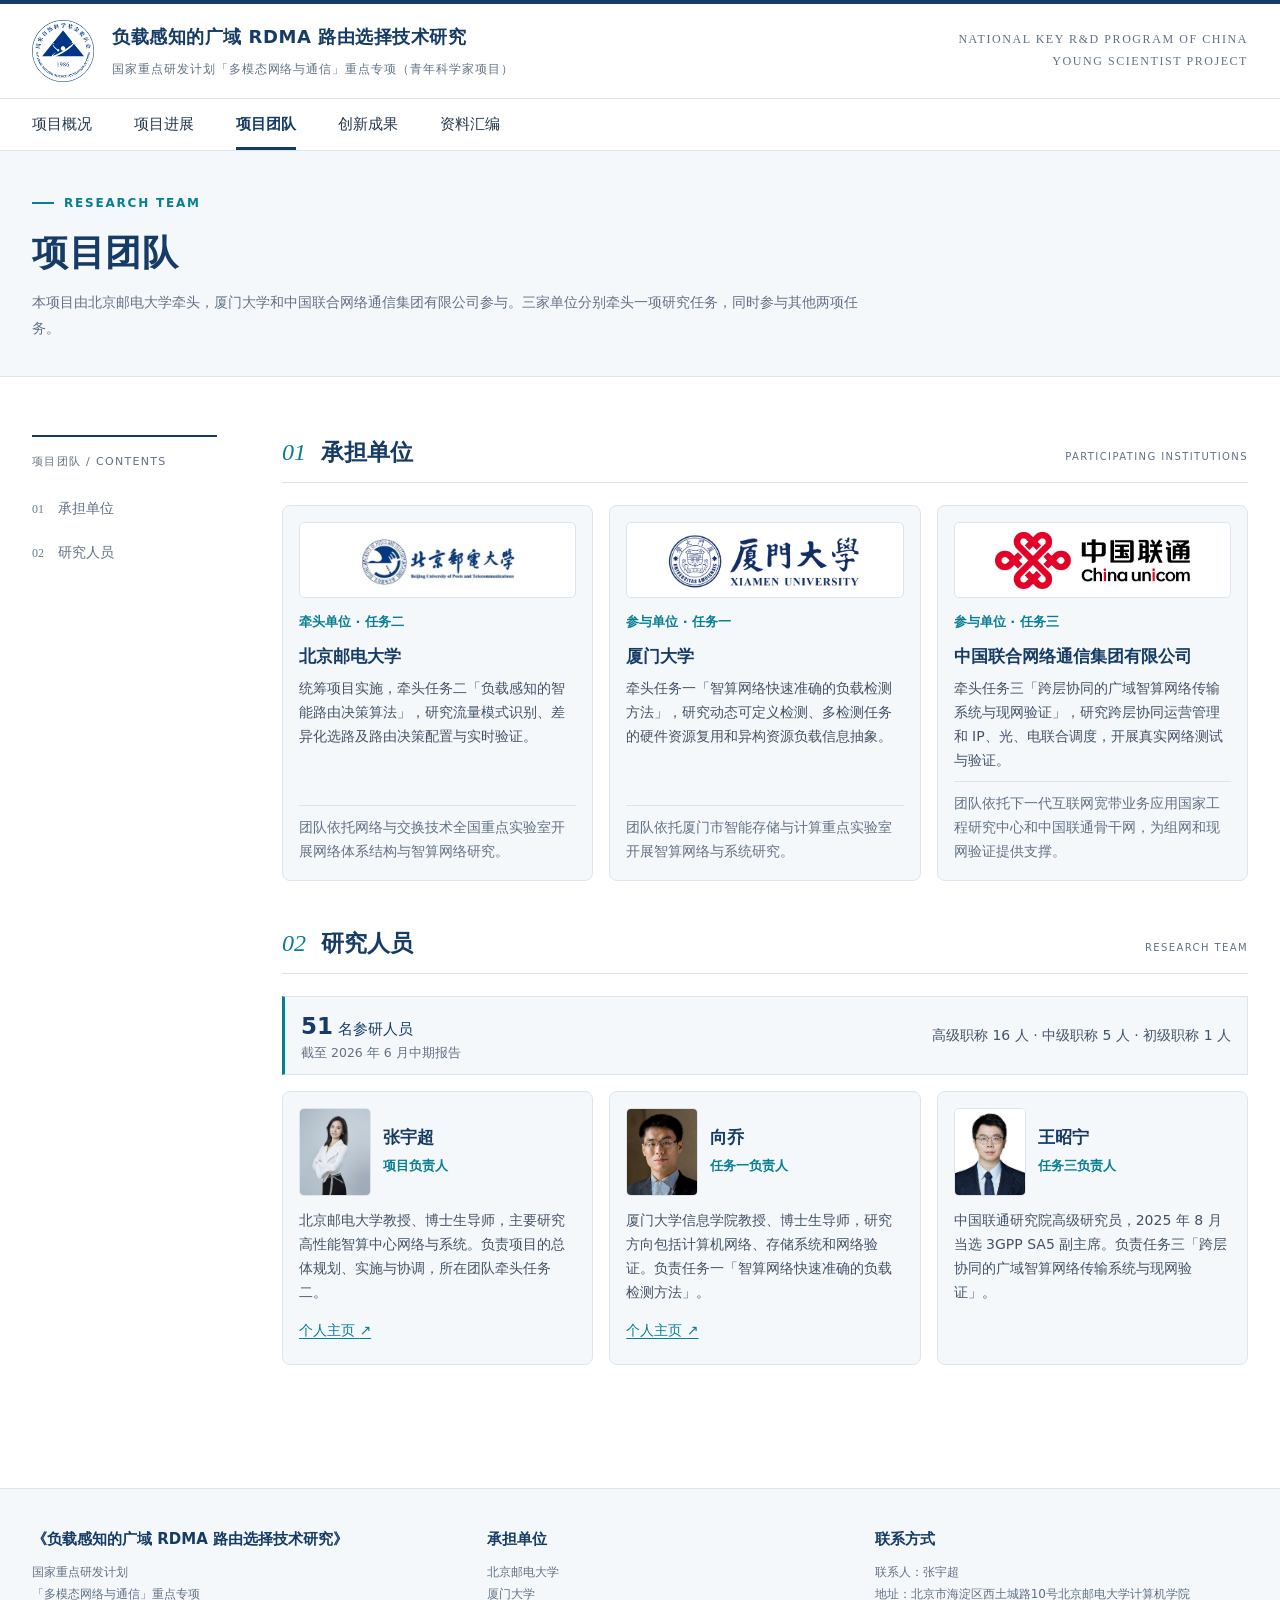
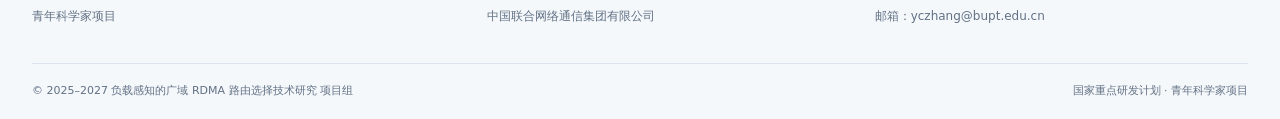
<file: team.html>
<!doctype html>
<html lang="zh-CN">
  <head>
    <meta charset="utf-8" />
    <meta name="viewport" content="width=device-width,initial-scale=1" />
    <meta
      name="description"
      content='国家重点研发计划「多模态网络与通信」重点专项（青年科学家项目）'
    />
    <title>项目团队 · 负载感知的广域 RDMA 路由选择技术研究</title>
    <link rel="icon" href="assets/NSFC.png" />
    <link rel="stylesheet" href="styles.css" />
    <link rel="stylesheet" href="pages.css" />
    <script src="main.js" defer></script>
  </head>
  <body class="research-content-page">
    <a class="skip" href="#main">跳至正文</a>
    <header class="masthead">
      <div class="wrap brand-row">
        <a class="brand" href="index.html"
          ><img src="assets/NSFC.png" alt="国家自然科学基金委员会标志" width="62" height="62" />
          <div>
            <strong>负载感知的广域 RDMA 路由选择技术研究</strong
            ><small>国家重点研发计划「多模态网络与通信」重点专项（青年科学家项目）</small>
          </div></a
        >
        <div class="brand-note">
          NATIONAL KEY R&amp;D PROGRAM OF CHINA<br />YOUNG SCIENTIST PROJECT
        </div>
        <button class="menu-toggle" aria-expanded="false" aria-controls="primary-navigation">
          菜单
        </button>
      </div>
      <div class="nav-row" id="primary-navigation">
        <nav class="wrap" aria-label="主导航">
          <a href="index.html">项目概况</a><a href="news.html">项目进展</a
          ><a href="team.html" aria-current="page">项目团队</a><a href="innovation.html">创新成果</a
          ><a href="materials.html">资料汇编</a>
        </nav>
      </div>
    </header>
    <main id="main">
      <section class="page-intro">
        <div class="wrap">
          <div class="eyebrow">RESEARCH TEAM</div>
          <h1>项目团队</h1>
          <p>
            本项目由北京邮电大学牵头，厦门大学和中国联合网络通信集团有限公司参与。三家单位分别牵头一项研究任务，同时参与其他两项任务。
          </p>
        </div>
      </section>
      <div class="wrap page-body">
        <aside class="section-nav" aria-label="本页目录">
          <div class="label">项目团队 / CONTENTS</div>
          <a href="#units"><span>01</span>承担单位</a
          ><a href="#personnel"><span>02</span>研究人员</a>
        </aside>
        <div class="page-articles">
          <section class="article-section" id="units">
            <div class="section-heading">
              <span class="number">01</span>
              <h2>承担单位</h2>
              <small>PARTICIPATING INSTITUTIONS</small>
            </div>

            <div class="team-grid">
              <article class="team-participant">
                <div class="team-logo-block">
                  <img class="team-participant-logo" src="assets/team/bupt.jpg" alt="" width="430" height="143" loading="lazy" />
                </div>
                <span class="team-role">牵头单位 · 任务二</span>
                <h3>北京邮电大学</h3>
                <p>统筹项目实施，牵头任务二「负载感知的智能路由决策算法」，研究流量模式识别、差异化选路及路由决策配置与实时验证。</p>
                <p class="team-platform">团队依托网络与交换技术全国重点实验室开展网络体系结构与智算网络研究。</p>
              </article>

              <article class="team-participant">
                <div class="team-logo-block">
                  <img class="team-participant-logo" src="assets/team/xmu-logo.png" alt="" width="2113" height="620" loading="lazy" />
                </div>
                <span class="team-role">参与单位 · 任务一</span>
                <h3>厦门大学</h3>
                <p>牵头任务一「智算网络快速准确的负载检测方法」，研究动态可定义检测、多检测任务的硬件资源复用和异构资源负载信息抽象。</p>
                <p class="team-platform">团队依托厦门市智能存储与计算重点实验室开展智算网络与系统研究。</p>
              </article>

              <article class="team-participant">
                <div class="team-logo-block">
                  <img class="team-participant-logo" src="assets/team/china-unicom-logo.png" alt="" width="1186" height="349" loading="lazy" />
                </div>
                <span class="team-role">参与单位 · 任务三</span>
                <h3>中国联合网络通信集团有限公司</h3>
                <p>牵头任务三「跨层协同的广域智算网络传输系统与现网验证」，研究跨层协同运营管理和 IP、光、电联合调度，开展真实网络测试与验证。</p>
                <p class="team-platform">团队依托下一代互联网宽带业务应用国家工程研究中心和中国联通骨干网，为组网和现网验证提供支撑。</p>
              </article>
            </div>
          </section>
          <section class="article-section" id="personnel">
            <div class="section-heading">
              <span class="number">02</span>
              <h2>研究人员</h2>
              <small>RESEARCH TEAM</small>
            </div>
            <div class="team-summary">
              <div>
                <strong>51</strong> 名参研人员
                <small>截至 2026 年 6 月中期报告</small>
              </div>
              <p>高级职称 16 人 · 中级职称 5 人 · 初级职称 1 人</p>
            </div>

            <div class="team-grid">
              <article class="team-participant">
                <div class="team-profile-head">
                  <img src="assets/team/zhang-yuchao.jpeg" alt="张宇超" width="720" height="1080" loading="lazy" />
                  <div>
                    <h3>张宇超</h3>
                    <span class="team-role">项目负责人</span>
                  </div>
                </div>
                <p>北京邮电大学教授、博士生导师，主要研究高性能智算中心网络与系统。负责项目的总体规划、实施与协调，所在团队牵头任务二。</p>
                <a class="team-profile-link" href="http://yuchaozhang.weebly.com/" target="_blank" rel="noopener noreferrer" aria-label="张宇超的个人主页（新标签页）">个人主页 <span aria-hidden="true">↗</span></a>
              </article>

              <article class="team-participant">
                <div class="team-profile-head">
                  <img src="assets/team/xiang-qiao.jpeg" alt="向乔" width="245" height="349" loading="lazy" />
                  <div>
                    <h3>向乔</h3>
                    <span class="team-role">任务一负责人</span>
                  </div>
                </div>
                <p>厦门大学信息学院教授、博士生导师，研究方向包括计算机网络、存储系统和网络验证。负责任务一「智算网络快速准确的负载检测方法」。</p>
                <a class="team-profile-link" href="https://qiaoxiang.me/" target="_blank" rel="noopener noreferrer" aria-label="向乔的个人主页（新标签页）">个人主页 <span aria-hidden="true">↗</span></a>
              </article>

              <article class="team-participant">
                <div class="team-profile-head">
                  <img src="assets/team/wang-zhaoning.jpeg" alt="王昭宁" width="330" height="461" loading="lazy" />
                  <div>
                    <h3>王昭宁</h3>
                    <span class="team-role">任务三负责人</span>
                  </div>
                </div>
                <p>中国联通研究院高级研究员，2025 年 8 月当选 3GPP SA5 副主席。负责任务三「跨层协同的广域智算网络传输系统与现网验证」。</p>
              </article>
            </div>
          </section>
        </div>
      </div>
    </main>
    <footer>
      <div class="wrap">
        <div class="footer-grid">
          <section>
            <h2>《负载感知的广域 RDMA 路由选择技术研究》</h2>
            <p>国家重点研发计划<br />「多模态网络与通信」重点专项<br />青年科学家项目</p>
          </section>
          <section>
            <h2>承担单位</h2>
            <ul>
              <li>
                <a href="https://www.bupt.edu.cn/" rel="noopener noreferrer" target="_blank"
                  >北京邮电大学</a
                >
              </li>
              <li>
                <a href="https://www.xmu.edu.cn/" rel="noopener noreferrer" target="_blank"
                  >厦门大学</a
                >
              </li>
              <li>
                <a href="https://www.chinaunicom.cn/" rel="noopener noreferrer" target="_blank"
                  >中国联合网络通信集团有限公司</a
                >
              </li>
            </ul>
          </section>
          <section>
            <h2>联系方式</h2>
            <ul>
              <li>联系人：张宇超</li>
              <li>
                <a
                  href="https://maps.apple.com/?q=%E5%8C%97%E4%BA%AC%E5%B8%82%E6%B5%B7%E6%B7%80%E5%8C%BA%E8%A5%BF%E5%9C%9F%E5%9F%8E%E8%B7%AF10%E5%8F%B7%E5%8C%97%E4%BA%AC%E9%82%AE%E7%94%B5%E5%A4%A7%E5%AD%A6%E8%AE%A1%E7%AE%97%E6%9C%BA%E5%AD%A6%E9%99%A2"
                  rel="noopener noreferrer"
                  target="_blank"
                  >地址：北京市海淀区西土城路10号北京邮电大学计算机学院</a
                >
              </li>
              <li><a href="mailto:yczhang@bupt.edu.cn">邮箱：yczhang@bupt.edu.cn</a></li>
            </ul>
          </section>
        </div>
        <div class="copyright">
          <span>© 2025–2027 负载感知的广域 RDMA 路由选择技术研究 项目组</span
          ><span>国家重点研发计划 · 青年科学家项目</span>
        </div>
      </div>
    </footer>
  </body>
</html>
</file>
<file: styles.css>
:root {
  --navy: #163b65;
  --ink: #24374a;
  --muted: #617184;
  --accent: #087e91;
  --line: #dce5ed;
  --paper: #f5f8fb;
  --white: #fff;
  --width: 1180px;
}
* {
  box-sizing: border-box;
}
html {
  scroll-behavior: smooth;
  scroll-padding-top: 140px;
}
body {
  margin: 0;
  color: var(--ink);
  font:
    16px/1.85 'Microsoft YaHei',
    'PingFang SC',
    system-ui,
    sans-serif;
  background: var(--white);
}
a {
  color: inherit;
  text-decoration: none;
}
a,
button {
  touch-action: manipulation;
}
a:focus-visible,
button:focus-visible {
  outline: 3px solid var(--accent);
  outline-offset: 5px;
}
a:hover {
  color: var(--accent);
}
img {
  max-width: 100%;
  height: auto;
}
button {
  font: inherit;
  cursor: pointer;
}
.wrap {
  width: min(var(--width), calc(100% - 64px));
  margin-inline: auto;
}
.overview-page {
  --width: 1360px;
}
.skip {
  position: fixed;
  top: -100px;
  left: 20px;
  background: white;
  padding: 10px;
  z-index: 20;
}
.skip:focus {
  top: 10px;
}
.masthead {
  border-top: 4px solid var(--navy);
  background: white;
  position: sticky;
  top: 0;
  z-index: 10;
  box-shadow: 0 1px 0 var(--line);
}
.brand-row {
  display: flex;
  align-items: center;
  justify-content: space-between;
  gap: 24px;
  min-height: 94px;
}
.brand {
  display: flex;
  align-items: center;
  gap: 18px;
}
.brand img {
  width: 62px;
  height: 62px;
  flex: none;
}
.brand strong {
  display: block;
  font-size: 18px;
  color: var(--navy);
  letter-spacing: 0.03em;
}
.brand small {
  font-size: 12px;
  color: var(--muted);
  letter-spacing: 0.08em;
}
.brand-note {
  font:
    12px/1.8 Georgia,
    serif;
  letter-spacing: 0.13em;
  color: var(--muted);
  text-align: right;
}
.nav-row {
  border-top: 1px solid var(--line);
}
nav {
  display: flex;
  gap: 42px;
}
nav a {
  display: flex;
  align-items: center;
  min-height: 51px;
  position: relative;
  font-size: 15px;
}
nav a[aria-current='page'] {
  color: var(--navy);
  font-weight: 700;
}
nav a[aria-current='page']:after {
  content: '';
  height: 3px;
  background: var(--navy);
  position: absolute;
  bottom: 0;
  inset-inline: 0;
}
.menu-toggle {
  display: none;
  min-height: 44px;
  padding: 4px 13px;
  background: white;
  color: var(--navy);
  border: 1px solid var(--line);
}
.hero {
  background: var(--paper);
  position: relative;
  overflow: hidden;
  border-bottom: 1px solid var(--line);
}
.hero-inner {
  display: grid;
  grid-template-columns: 1.32fr 1fr;
  align-items: center;
  gap: 45px;
  padding-block: 66px 48px;
}
.hero-copy:only-child {
  grid-column: 1 / -1;
}
.eyebrow {
  font-size: 12px;
  letter-spacing: 0.15em;
  font-weight: 600;
  color: var(--accent);
  display: flex;
  align-items: center;
  gap: 10px;
}
.eyebrow:before {
  content: '';
  width: 22px;
  height: 2px;
  background: var(--accent);
}
h1 {
  font-size: clamp(29px, 3.05vw, 43px);
  line-height: 1.5;
  letter-spacing: 0.015em;
  color: var(--navy);
  margin: 17px 0 19px;
  font-weight: 650;
}
h1 span {
  display: block;
}
.hero-copy > p {
  font-size: 14px;
  line-height: 2;
  color: var(--muted);
  margin: 0;
  max-width: 590px;
}
.hero-actions {
  display: flex;
  gap: 25px;
  align-items: center;
  margin-top: 27px;
}
.primary {
  display: inline-flex;
  min-height: 46px;
  align-items: center;
  gap: 26px;
  padding: 5px 20px;
  background: var(--navy);
  color: white;
  font-size: 14px;
}
.primary:hover {
  background: #24517d;
  color: white;
}
.text-link {
  font-size: 14px;
  color: var(--navy);
  border-bottom: 1px solid #9eb2c4;
  padding-block: 8px;
}
.network {
  position: relative;
}
.network svg {
  display: block;
  width: 100%;
  height: auto;
}
.network-caption {
  display: flex;
  justify-content: space-between;
  gap: 10px;
  padding-top: 14px;
  border-top: 1px solid #cddbe7;
  color: var(--muted);
  font-size: 11px;
  letter-spacing: 0.09em;
}
.hero-meta {
  display: flex;
  align-items: center;
  gap: 25px;
  border-top: 1px solid var(--line);
  padding: 18px 0;
  color: var(--muted);
  font-size: 12px;
}
.hero-meta span:first-child {
  font-weight: 600;
  color: var(--navy);
}
.page-body {
  display: grid;
  grid-template-columns: 185px minmax(0, 1fr);
  gap: 65px;
  padding-block: 58px 78px;
}
.section-nav {
  align-self: start;
  position: sticky;
  top: 177px;
  border-top: 2px solid var(--navy);
  padding-top: 15px;
}
.section-nav .label {
  font-size: 11px;
  letter-spacing: 0.12em;
  color: var(--muted);
  margin-bottom: 15px;
}
.section-nav a {
  display: flex;
  align-items: center;
  gap: 14px;
  min-height: 44px;
  font-size: 14px;
  color: var(--muted);
}
.section-nav a span {
  font:
    12px Georgia,
    serif;
  color: #657c92;
}
.section-nav a:hover {
  color: var(--navy);
}
.section-nav .news-entry {
  margin-top: 24px;
  border-top: 1px solid var(--line);
  padding-top: 12px;
  color: var(--navy);
}
.article-section {
  margin-bottom: 45px;
  scroll-margin-top: 20px;
}
.section-heading {
  display: flex;
  align-items: baseline;
  gap: 15px;
  border-bottom: 1px solid var(--line);
  margin-bottom: 22px;
  padding-bottom: 13px;
}
.section-heading .number {
  font:
    italic 24px Georgia,
    serif;
  color: var(--accent);
}
h2 {
  font-size: 23px;
  font-weight: 650;
  color: var(--navy);
  line-height: 1.5;
  margin: 0;
}
.section-heading small {
  margin-left: auto;
  font-size: 10px;
  letter-spacing: 0.14em;
  color: var(--muted);
}
.article-section p {
  margin: 0;
  color: #425366;
  text-align: justify;
  line-height: 2.05;
}
.overview-body .article-section > p {
  text-indent: 2em;
}
.figure {
  margin: 28px 0 0;
  border: 1px solid var(--line);
  padding: 20px;
  background: #fff;
}
.figure img {
  display: block;
  width: 100%;
}
.figure figcaption {
  border-top: 1px solid var(--line);
  padding-top: 12px;
  margin-top: 18px;
  font-size: 12px;
  color: var(--muted);
}
.timeline {
  margin-top: 30px;
  display: grid;
  grid-template-columns: repeat(3, 1fr);
  gap: 0;
}
.milestone {
  padding: 23px 18px 24px 0;
  border-top: 1px solid var(--line);
  position: relative;
}
.milestone:before {
  content: '';
  position: absolute;
  top: -4px;
  width: 7px;
  height: 7px;
  background: var(--navy);
  border-radius: 50%;
}
.milestone time {
  font-size: 12px;
  color: var(--muted);
  font-variant-numeric: tabular-nums;
}
.milestone h3 {
  font-size: 16px;
  font-weight: 500;
  color: var(--navy);
  margin: 5px 0;
}
#milestones {
  container-type: inline-size;
}
#milestones .section-heading h2 {
  font-size: 21px;
}
#milestones .timeline-hint {
  display: none;
  margin-top: 16px;
  color: var(--muted);
  font-size: 13px;
}
#milestones .timeline {
  grid-template-columns: none;
  grid-auto-flow: column;
  grid-auto-columns: minmax(124px, 1fr);
  margin-top: 12px;
  padding-top: 6px;
  overflow-x: auto;
}
#milestones .timeline:focus-visible {
  outline: 2px solid var(--navy);
  outline-offset: 3px;
}
/* The timeline scrolls when six 124px columns no longer fit. */
@container (width < 744px) {
  #milestones .timeline-hint {
    display: block;
  }
}
#milestones .milestone h3 {
  font-size: 14px;
  line-height: 1.5;
}
#milestones .milestone small {
  display: block;
  color: var(--muted);
  font-size: 12px;
  line-height: 1.6;
}
.news-banner {
  border-block: 1px solid var(--line);
  padding: 23px 0;
  display: flex;
  justify-content: space-between;
  gap: 20px;
  align-items: center;
}
.news-banner p {
  font-size: 13px;
  color: var(--muted);
  margin: 3px 0 0;
}
.news-banner strong {
  font-size: 18px;
  color: var(--navy);
}
.news-banner > a {
  font-size: 14px;
  color: var(--navy);
  padding: 12px 0;
  white-space: nowrap;
}
footer {
  border-top: 1px solid var(--line);
  background: var(--paper);
  padding: 39px 0 18px;
}
.footer-grid {
  display: grid;
  grid-template-columns: 1.2fr 1fr 1.1fr;
  gap: 48px;
  font-size: 12px;
  color: var(--muted);
}
.footer-grid h2 {
  font-size: 15px;
  margin-bottom: 11px;
}
.footer-grid p {
  margin: 0 0 5px;
}
.footer-grid ul {
  padding: 0;
  margin: 0;
  list-style: none;
}
.copyright {
  border-top: 1px solid var(--line);
  margin-top: 30px;
  padding-top: 17px;
  font-size: 11px;
  color: var(--muted);
  display: flex;
  justify-content: space-between;
  gap: 20px;
}
.news-page {
  padding-block: 55px 80px;
  min-height: 60vh;
}
.news-page h1 {
  margin-bottom: 35px;
}
.news-item {
  display: grid;
  grid-template-columns: 110px 1fr 170px;
  gap: 25px;
  padding: 26px 0;
  border-top: 1px solid var(--line);
  align-items: center;
}
.news-item time {
  font-size: 13px;
  color: var(--muted);
}
.news-item h2 {
  font-size: 17px;
  line-height: 1.8;
  font-weight: 500;
}
.news-item img {
  width: 170px;
  height: 104px;
  object-fit: cover;
}
.news-item:last-child {
  border-bottom: 1px solid var(--line);
}
@media (min-width: 1500px) {
  .hero-inner {
    padding-block: 80px 58px;
  }
}
@media (max-width: 1000px) {
  .brand-note {
    display: none;
  }
  .brand strong {
    font-size: 16px;
  }
  nav {
    justify-content: space-between;
    gap: 15px;
  }
  .hero-inner {
    gap: 20px;
    grid-template-columns: 1.2fr 1fr;
  }
  .page-body {
    grid-template-columns: 150px minmax(0, 1fr);
    gap: 35px;
  }
  .footer-grid {
    gap: 24px;
  }
  .hero-meta {
    gap: 15px;
    flex-wrap: wrap;
  }
}
@media (max-width: 700px) {
  html {
    scroll-padding-top: 110px;
  }
  .wrap {
    width: calc(100% - 36px);
  }
  .brand-row {
    min-height: 88px;
    gap: 10px;
  }
  .brand {
    gap: 10px;
    min-width: 0;
  }
  .brand img {
    width: 46px;
    height: 46px;
  }
  .brand strong {
    font-size: 13px;
    line-height: 1.65;
    max-width: 250px;
  }
  .brand small {
    font-size: 10px;
    letter-spacing: 0;
  }
  .menu-toggle {
    display: block;
    flex: none;
    font-size: 12px;
  }
  .nav-row {
    display: none;
  }
  .nav-row.is-open {
    display: block;
  }
  nav {
    display: grid;
    grid-template-columns: repeat(3, 1fr);
    gap: 0 14px;
  }
  nav a {
    justify-content: center;
    font-size: 14px;
    min-height: 48px;
  }
  .hero-inner {
    grid-template-columns: 1fr;
    padding-block: 36px 25px;
    gap: 27px;
  }
  h1 {
    font-size: 29px;
  }
  .hero-copy > p {
    font-size: 13px;
  }
  .network {
    max-width: 420px;
    width: 100%;
    margin: auto;
  }
  .network-caption {
    font-size: 10px;
  }
  .hero-meta {
    font-size: 11px;
    gap: 4px 15px;
    padding-block: 14px;
  }
  .page-body {
    display: block;
    padding-block: 30px 45px;
  }
  .section-nav {
    position: static;
    display: flex;
    flex-wrap: wrap;
    gap: 0 17px;
    padding-top: 8px;
    margin-bottom: 33px;
  }
  .section-nav .label {
    width: 100%;
    margin-bottom: 3px;
  }
  .section-nav a {
    font-size: 12px;
    gap: 6px;
  }
  .section-nav .news-entry {
    margin: 0;
    border: 0;
    padding: 0;
  }
  .article-section {
    margin-bottom: 34px;
  }
  h2 {
    font-size: 20px;
  }
  .section-heading {
    gap: 11px;
  }
  .section-heading small {
    display: none;
  }
  .article-section p {
    font-size: 15px;
    line-height: 2;
  }
  .figure {
    padding: 10px;
    margin-top: 20px;
  }
  .figure figcaption {
    font-size: 11px;
  }
  .timeline {
    grid-template-columns: repeat(2, 1fr);
  }
  .news-banner {
    align-items: flex-start;
  }
  .news-banner strong {
    font-size: 17px;
  }
  .news-banner p {
    font-size: 12px;
  }
  .footer-grid {
    grid-template-columns: 1fr;
    gap: 22px;
  }
  .copyright {
    display: block;
  }
  .copyright span {
    display: block;
    margin-bottom: 5px;
  }
  .news-item {
    grid-template-columns: 75px 1fr;
    gap: 14px;
  }
  .news-item img {
    grid-column: 2;
    width: 100%;
    height: auto;
    max-height: 200px;
    object-fit: cover;
  }
  .news-item h2 {
    font-size: 16px;
  }
  .news-item time {
    font-size: 12px;
  }
  .news-page {
    padding-top: 30px;
  }
}
@media (prefers-reduced-motion: reduce) {
  html {
    scroll-behavior: auto;
  }
}
</file>
<file: pages.css>
/* Inner pages share the homepage's colors, chapter headings and reading grid. */
.research-content-page {
  --width: 1360px;
}
.hero .hero-inner {
  padding-block: 30px 26px;
}
.hero .network svg {
  height: 250px;
}
.hero .hero-actions {
  margin-top: 20px;
}
.figure figcaption {
  text-align: center;
}
#milestones .milestone {
  border-top-color: #9aa3ad;
}
#milestones .milestone::before {
  box-sizing: border-box;
  width: 10px;
  height: 10px;
  top: -5.5px;
}
#milestones .milestone--upcoming::before {
  border: 2px solid #9aa3ad;
  background: var(--white);
}
.page-intro {
  padding: 42px 0 34px;
  background: var(--paper);
  border-bottom: 1px solid var(--line);
}
.page-intro h1 {
  font-size: 36px;
  margin: 12px 0 10px;
}
.page-intro p {
  margin: 0;
  max-width: 850px;
  font-size: 14px;
  color: var(--muted);
}
.page-articles {
  min-width: 0;
}
.page-articles h3 {
  color: var(--navy);
  font-size: 18px;
  font-weight: 600;
  line-height: 1.75;
}
.page-articles h4 {
  color: var(--navy);
  font-size: 18px;
  font-weight: 600;
  line-height: 1.75;
}
.team-unit-label {
  margin: 30px 0 18px;
  font-size: 20px !important;
  color: var(--accent) !important;
}
.team-participant {
  border-top: 1px solid var(--line);
  padding: 24px 0 28px;
}
.team-participant-logo {
  display: block;
  width: min(410px, 100%);
  height: 100px;
  object-fit: contain;
  object-position: left center;
  margin: 0 0 20px;
}
.team-participant h4 {
  margin: 0 0 18px;
  display: flex;
  align-items: center;
}
.team-participant p {
  clear: both;
  margin-bottom: 14px;
  font-size: 15px;
}
.team-participant p:last-child {
  margin-bottom: 0;
}
.team-leader {
  display: grid;
  grid-template-columns: 116px minmax(0, 1fr);
  gap: 27px;
}
.team-leader-photo {
  width: 116px;
  height: 148px;
  object-fit: cover;
  object-position: top;
}
.team-leader h4 {
  min-height: 0;
  margin-bottom: 10px;
}
.team-student-list {
  display: grid;
  grid-template-columns: repeat(3, 1fr);
  border-top: 1px solid var(--line);
}
.team-student-item {
  padding: 15px 0;
  border-bottom: 1px solid var(--line);
  font-size: 15px;
}
.team-student-icon {
  display: none;
}
.team-grid {
  display: grid;
  grid-template-columns: repeat(auto-fit, minmax(min(220px, 100%), 1fr));
  gap: 16px;
}
.team-grid .team-participant {
  display: flex;
  flex-direction: column;
  gap: 9px;
  min-width: 0;
  padding: 16px;
  border: 1px solid var(--line);
  border-radius: 8px;
  background: var(--paper);
}
.team-logo-block {
  display: grid;
  place-items: center;
  min-height: 76px;
  margin-bottom: 3px;
  padding: 8px 12px;
  border: 1px solid var(--line);
  border-radius: 5px;
  background: var(--white);
}
.team-grid .team-participant-logo {
  width: min(195px, 100%);
  height: 58px;
  margin: 0;
  object-position: center;
}
.team-role {
  color: var(--accent);
  font-size: 13px;
  font-weight: 650;
}
.team-grid h3 {
  margin: 0;
  font-size: 17px;
  line-height: 1.45;
}
.team-grid .team-participant p,
.team-summary p {
  margin: 0;
  text-align: start;
  font-size: 14px;
  line-height: 1.7;
}
.team-grid .team-participant .team-platform {
  margin-top: auto;
  padding-top: 10px;
  border-top: 1px solid var(--line);
  color: var(--muted);
}
.team-summary {
  display: flex;
  flex-wrap: wrap;
  align-items: center;
  justify-content: space-between;
  gap: 8px 20px;
  margin-bottom: 16px;
  padding: 12px 16px;
  border: 1px solid var(--line);
  border-left: 3px solid var(--accent);
  background: var(--paper);
  color: var(--navy);
  font-size: 15px;
  line-height: 1.5;
}
.team-summary strong {
  font-size: 23px;
  font-variant-numeric: tabular-nums;
}
.team-summary small {
  display: block;
  color: var(--muted);
}
.team-profile-head {
  display: grid;
  grid-template-columns: 72px minmax(0, 1fr);
  align-items: center;
  gap: 12px;
  margin-bottom: 4px;
}
.team-profile-head img {
  display: block;
  width: 72px;
  height: 88px;
  border: 1px solid var(--line);
  border-radius: 5px;
  object-fit: cover;
  object-position: center 20%;
}
.team-profile-link {
  align-self: flex-start;
  margin-top: auto;
  padding-block: 4px;
  color: var(--accent);
  font-size: 14px;
  text-decoration: underline;
  text-underline-offset: 3px;
}
.team-profile-link:hover {
  color: var(--navy);
}
.innovation-entry {
  padding: 0 0 28px;
  margin-bottom: 24px;
  border-bottom: 1px solid var(--line);
}
.innovation-entry h3 {
  margin: 0 0 15px;
}
.innovation-entry p {
  font-size: 15px;
}
.innovation-entry strong {
  color: var(--navy);
  font-weight: 600;
}
.innovation-entry:last-child {
  border-bottom: 0;
  margin-bottom: 0;
  padding-bottom: 0;
}
.references {
  padding: 0;
  margin: 0;
  list-style: none;
}
.references li {
  display: flex;
  gap: 18px;
  padding: 18px 0;
  border-bottom: 1px solid var(--line);
}
.references li:last-child {
  border-bottom: 0;
}
.reference-number {
  flex: 0 0 30px;
  color: var(--accent);
  font:
    15px/1.9 Georgia,
    serif;
}
.reference-text {
  min-width: 0;
  font:
    17px/1.85 Georgia,
    'Microsoft YaHei',
    serif;
  overflow-wrap: anywhere;
}
.reference-text a {
  color: var(--navy);
  text-decoration: underline;
  text-decoration-color: #c3d0dd;
  text-underline-offset: 4px;
}
.reference-text a:hover {
  color: var(--accent);
  text-decoration-color: var(--accent);
}
.reference-meta {
  color: var(--muted);
}
.news-archive {
  display: grid;
  gap: 16px;
  padding-block: 28px 55px;
}
.news-card {
  display: grid;
  grid-template-columns: minmax(0, 1fr) minmax(220px, 36%);
  align-items: start;
  gap: 16px 30px;
  padding: 22px;
  border: 1px solid var(--line);
  border-radius: 8px;
  background: var(--paper);
  box-shadow: 0 2px 5px #163b650d;
}
.news-card-copy:only-child {
  grid-column: 1 / -1;
}
.news-card time {
  display: block;
  margin-bottom: 5px;
  color: var(--accent);
  font-size: 14px;
  font-weight: 650;
}
.news-card h2 {
  font-size: 19px;
  line-height: 1.45;
}
.news-card p {
  margin: 9px 0 0;
  color: var(--ink);
  font-size: 15px;
  line-height: 1.75;
}
.news-card p a {
  color: var(--accent);
  text-decoration: underline;
  text-underline-offset: 3px;
}
.news-card-images {
  display: grid;
  grid-template-columns: repeat(auto-fit, minmax(min(140px, 100%), 1fr));
  gap: 12px;
}
.news-card-media {
  margin: 0;
}
.news-card-media button {
  display: block;
  width: 100%;
  padding: 0;
  border: 1px solid var(--line);
  border-radius: 5px;
  overflow: hidden;
  background: var(--white);
  cursor: zoom-in;
}
.news-card-media button:hover {
  border-color: var(--accent);
}
.news-card-media img {
  display: block;
  width: 100%;
  height: auto;
  aspect-ratio: 16 / 9;
  object-fit: contain;
}
.news-card-media figcaption {
  margin-top: 6px;
  color: var(--muted);
  font-size: 12px;
}
.news-lightbox {
  max-width: min(94vw, 1200px);
  max-height: 94dvh;
  padding: 12px;
  border: 1px solid var(--line);
  border-radius: 8px;
  background: var(--white);
  color: var(--ink);
}
.news-lightbox::backdrop {
  background: rgb(9 20 38 / 85%);
}
.news-lightbox form {
  display: flex;
  justify-content: end;
  margin-bottom: 8px;
}
.news-lightbox button {
  min-height: 40px;
  padding: 4px 16px;
  border: 1px solid var(--line);
  border-radius: 5px;
  background: var(--paper);
  color: var(--navy);
  font: inherit;
  cursor: pointer;
}
.news-lightbox figure {
  margin: 0;
  text-align: center;
}
.news-lightbox img {
  display: block;
  width: min(86vw, 1120px);
  height: auto;
  max-height: 72dvh;
  margin-inline: auto;
  object-fit: contain;
}
.news-lightbox figcaption {
  margin-top: 8px;
  font-size: 14px;
}
.prototype-note {
  font-size: 12px;
  color: var(--muted) !important;
  padding: 0 0 20px;
}
.proto-dashboard {
  display: grid;
  grid-template-columns: 1fr 1fr;
  gap: 24px;
}
.proto-center {
  grid-column: 1 / -1;
  grid-row: 1;
  min-width: 0;
}
.proto-left,
.proto-right {
  min-width: 0;
}
.proto-map-wrap {
  border: 1px solid var(--line);
  background: var(--paper);
  padding: 20px;
}
.proto-map-title {
  margin: 0 0 15px;
  font-size: 15px !important;
}
.proto-map-canvas {
  height: 460px;
}
#topology-map {
  width: 100%;
  height: 100%;
  display: block;
}
.proto-node:focus-visible {
  outline: none;
}
.node-picker-label {
  display: flex;
  align-items: center;
  justify-content: flex-end;
  gap: 15px;
  color: var(--muted);
  font-size: 13px;
  border-top: 1px solid var(--line);
  padding-top: 14px;
}
#node-picker {
  min-height: 44px;
  min-width: 130px;
  padding: 8px 12px;
  border: 1px solid var(--line);
  color: var(--navy);
  background: white;
  font: inherit;
}
#node-picker:focus-visible {
  outline: 3px solid var(--accent);
  outline-offset: 3px;
}
.proto-legend {
  display: flex;
  flex-wrap: wrap;
  justify-content: center;
  gap: 10px 22px;
  padding: 13px 0;
  font-size: 12px;
  color: var(--muted);
}
.proto-legend-item {
  display: inline-flex;
  align-items: center;
  gap: 7px;
}
.proto-legend-dot {
  width: 7px;
  height: 7px;
  border-radius: 50%;
  background: var(--navy);
}
.proto-legend-item:first-child .proto-legend-dot {
  background: var(--accent);
}
.proto-legend-line {
  width: 19px;
  height: 2px;
  background: var(--navy);
}
.proto-legend-item:nth-child(3) .proto-legend-line {
  background: var(--accent);
  height: 3px;
}
.proto-legend-item:last-child .proto-legend-line {
  opacity: 0.35;
}
.proto-panel {
  border-top: 1px solid var(--line);
  padding: 18px 0 22px;
}
.proto-panel h3 {
  margin: 0 0 17px;
  font-size: 15px;
}
.proto-badge {
  display: block;
  margin-top: 3px;
  color: var(--muted);
  font-size: 12px;
  font-weight: 400;
}
.proto-traffic-chart svg {
  width: 100%;
  height: auto;
  display: block;
}
.proto-stat-row {
  display: flex;
  gap: 40px;
}
.proto-stat-value {
  font:
    30px Georgia,
    serif;
  color: var(--navy);
}
.proto-stat-label {
  font-size: 12px;
  color: var(--muted);
  margin-top: 5px;
}
.proto-top5-list {
  display: grid;
  gap: 8px;
}
.proto-top5-item {
  display: flex;
  align-items: center;
  gap: 10px;
  font-size: 12px;
}
.proto-top5-rank {
  color: var(--accent);
  width: 15px;
}
.proto-top5-name {
  width: 40px;
}
.proto-top5-spark {
  width: 70px;
  height: 24px;
  margin-left: auto;
}
.proto-top5-val {
  min-width: 73px;
  text-align: right;
  color: var(--muted);
}
.proto-detail-row {
  display: flex;
  justify-content: space-between;
  gap: 20px;
  font-size: 13px;
  margin-bottom: 9px;
}
.proto-detail-label {
  color: var(--muted);
  white-space: nowrap;
}
.proto-detail-value {
  text-align: right;
}
.proto-node-image {
  width: 100%;
  max-height: 210px;
  object-fit: cover;
  margin-top: 14px;
}
.proto-link-info {
  font-size: 12px;
}
.proto-cert-badge {
  font-size: 13px;
  color: var(--accent);
  padding: 12px 16px;
  background: var(--paper);
  border-left: 2px solid var(--accent);
  margin-bottom: 24px;
}
.proto-result-item {
  margin-bottom: 24px;
  min-width: 0;
}
.proto-table-wrap {
  overflow-x: auto;
  border: 1px solid var(--line);
  scrollbar-width: thin;
}
.proto-table-wrap:focus-visible {
  outline: 2px solid var(--accent);
  outline-offset: 3px;
}
.proto-data-table {
  width: 100%;
  border-collapse: collapse;
  font-size: 12px;
  line-height: 1.65;
  font-variant-numeric: tabular-nums;
}
.proto-data-table th,
.proto-data-table td {
  text-align: center;
  padding: 12px 9px;
  border-bottom: 1px solid var(--line);
  border-right: 1px solid var(--line);
  white-space: nowrap;
}
.proto-data-table th:last-child,
.proto-data-table td:last-child {
  border-right: 0;
}
.proto-data-table tr:last-child td {
  border-bottom: 0;
}
.proto-data-table thead {
  background: var(--paper);
  color: var(--navy);
}
.proto-row-ours {
  background: #edf5f7;
  color: var(--navy);
  font-weight: 600;
}
.proto-app-label {
  font-size: 16px;
  color: var(--navy) !important;
  font-weight: 600;
  margin: 30px 0 18px !important;
}
.proto-app-top {
  display: grid;
  grid-template-columns: 1fr 1fr;
  gap: 20px;
}
.proto-app-top > * {
  min-width: 0;
}
.proto-app-figure-cell {
  padding: 16px !important;
}
.proto-app-figure-cell img {
  width: 100%;
  display: block;
}
.proto-param-table {
  table-layout: fixed;
}
.proto-param-table td {
  white-space: normal;
  overflow-wrap: anywhere;
}
.proto-param-table td:first-child {
  width: 32%;
}
.proto-param-table a {
  color: var(--accent);
  text-decoration: underline;
}
@media (max-width: 1000px) {
  .proto-app-top {
    grid-template-columns: 1fr;
  }
  .team-leader {
    grid-template-columns: 90px minmax(0, 1fr);
    gap: 20px;
  }
  .team-leader-photo {
    width: 90px;
    height: 118px;
  }
  .proto-dashboard {
    gap: 18px;
  }
  .proto-top5-spark {
    width: 50px;
  }
}
@media (max-width: 700px) {
  .hero .hero-inner {
    padding-block: 24px 20px;
    gap: 20px;
  }
  .hero .network svg {
    height: 200px;
  }
  .page-intro {
    padding: 28px 0 25px;
  }
  .page-intro h1 {
    font-size: 29px;
  }
  .page-intro p {
    font-size: 13px;
  }
  .team-leader {
    display: block;
  }
  .team-leader-photo {
    width: 90px;
    height: 116px;
    margin-bottom: 16px;
  }
  .team-unit-label {
    font-size: 19px !important;
  }
  .team-participant-logo {
    height: 80px;
  }
  .team-participant h4 {
    font-size: 17px;
  }
  .team-leader h4 {
    min-height: 0;
  }
  .team-student-list {
    grid-template-columns: repeat(2, 1fr);
  }
  .references li {
    gap: 10px;
    padding-block: 16px;
  }
  .reference-text {
    font-size: 16px;
  }
  .reference-number {
    flex-basis: 27px;
    font-size: 14px;
  }
  .news-archive {
    padding-block: 15px 45px;
  }
  .news-card {
    grid-template-columns: minmax(0, 1fr);
    padding: 16px;
  }
  .news-card h2 {
    font-size: 17px;
  }
  .proto-dashboard {
    grid-template-columns: 1fr;
  }
  .proto-center {
    grid-column: 1;
  }
  .proto-map-wrap {
    padding: 12px;
  }
  .proto-map-canvas {
    height: 330px;
  }
  .proto-top5-spark {
    width: 100px;
  }
  .proto-data-table th,
  .proto-data-table td {
    padding: 10px;
  }
  .proto-map-title {
    font-size: 14px !important;
  }
  .proto-app-label {
    font-size: 15px;
  }
}
</file>
